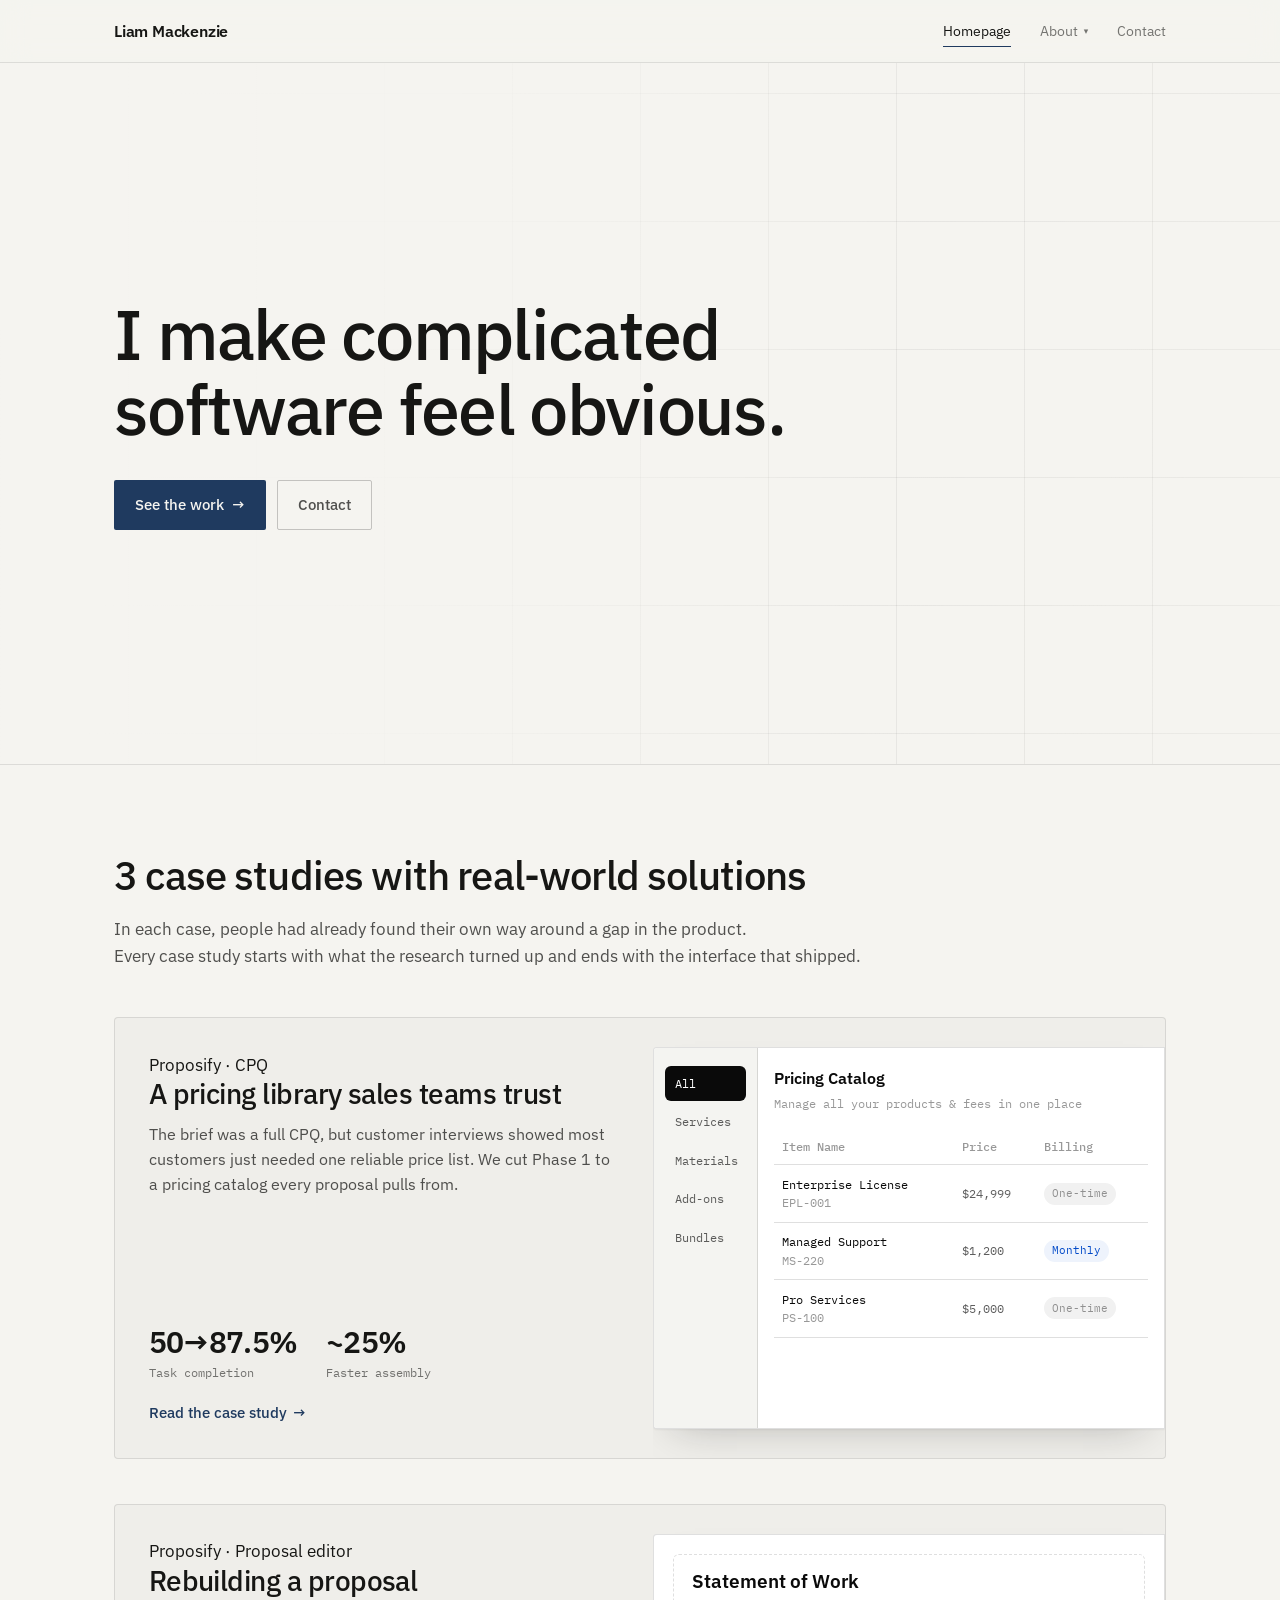
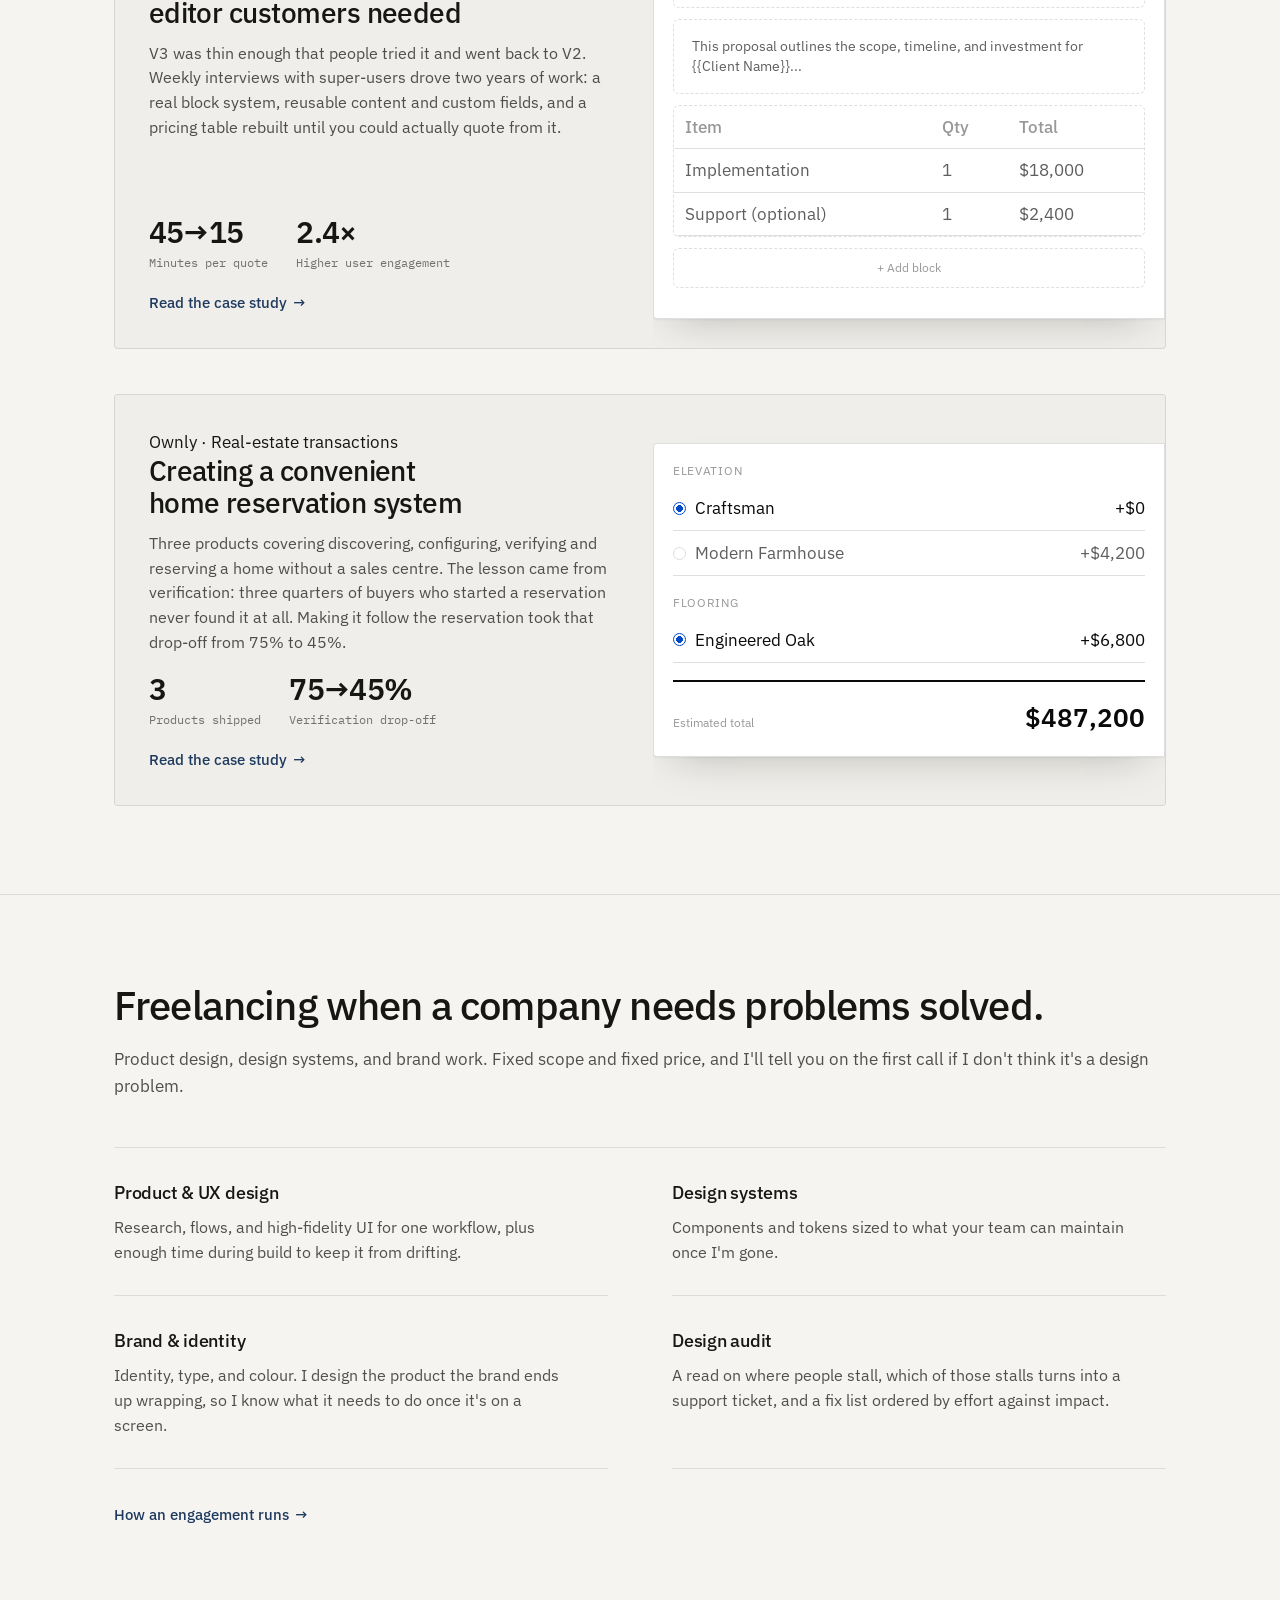
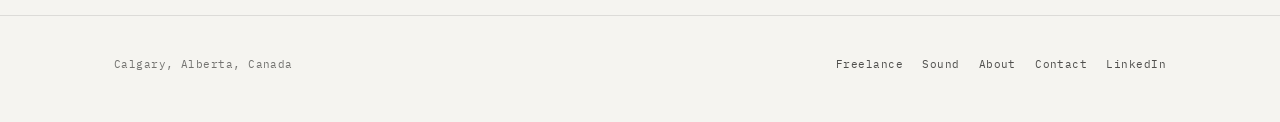
<file: index.html>
<!doctype html>
<html lang="en-CA">
<head>
<meta charset="utf-8">
<meta name="viewport" content="width=device-width,initial-scale=1">
<title>Liam Mackenzie · Product Designer in Calgary</title>
<meta name="description" content="Liam Mackenzie is a product designer in Calgary who makes complicated B2B software feel obvious. Case studies in pricing, quoting and proposal tools.">
<meta name="author" content="Liam Mackenzie">
<meta name="theme-color" content="#f5f4f0">
<link rel="canonical" href="https://liammackenzie.net/">

<link rel="icon" href="/assets/icons/favicon.svg" type="image/svg+xml">
<link rel="icon" href="/assets/icons/favicon-32.png" sizes="32x32" type="image/png">
<link rel="apple-touch-icon" href="/assets/icons/apple-touch-icon.png">

<meta property="og:type" content="website">
<meta property="og:site_name" content="Liam Mackenzie">
<meta property="og:title" content="Liam Mackenzie, Product Designer">
<meta property="og:description" content="Liam Mackenzie is a product designer in Calgary who makes complicated B2B software feel obvious. Case studies in pricing, quoting and proposal tools.">
<meta property="og:url" content="https://liammackenzie.net/">
<meta property="og:image" content="https://liammackenzie.net/assets/images/og-image.jpg">
<meta property="og:image:width" content="1200">
<meta property="og:image:height" content="630">
<meta property="og:image:alt" content="The homepage of Liam Mackenzie's portfolio: I make complicated software feel obvious to the people using it.">
<meta name="twitter:card" content="summary_large_image">

<link rel="preconnect" href="https://fonts.googleapis.com">
<link rel="preconnect" href="https://fonts.gstatic.com" crossorigin>
<link rel="stylesheet" href="https://fonts.googleapis.com/css2?family=IBM+Plex+Sans:ital,wght@0,400;0,500;0,600;1,400&family=IBM+Plex+Mono:wght@400;500&display=swap">
<link rel="stylesheet" href="/css/styles.css">
<script>document.documentElement.classList.add('js');</script>
<script src="/js/main.js" defer></script>
<script type="application/ld+json">
{
  "@context": "https://schema.org",
  "@graph": [
    {
      "@type": "WebSite",
      "@id": "https://liammackenzie.net/#website",
      "url": "https://liammackenzie.net/",
      "name": "Liam Mackenzie",
      "inLanguage": "en-CA",
      "publisher": {
        "@id": "https://liammackenzie.net/#person"
      }
    },
    {
      "@type": "Person",
      "@id": "https://liammackenzie.net/#person",
      "name": "Liam Mackenzie",
      "jobTitle": "Product Designer",
      "url": "https://liammackenzie.net/",
      "image": "https://liammackenzie.net/assets/images/portrait.jpg",
      "address": {
        "@type": "PostalAddress",
        "addressLocality": "Calgary",
        "addressRegion": "AB",
        "addressCountry": "CA"
      },
      "sameAs": [
        "https://www.linkedin.com/in/uxliammac/"
      ],
      "knowsAbout": [
        "Product design",
        "UX design",
        "Design systems",
        "B2B SaaS",
        "Pricing and quoting software"
      ]
    }
  ]
}
</script>
<!-- Google tag (gtag.js) -->
<script async src="https://www.googletagmanager.com/gtag/js?id=G-2KE8CZRSEY"></script>
<script>
  window.dataLayer = window.dataLayer || [];
  function gtag(){dataLayer.push(arguments);}
  gtag('js', new Date());
  gtag('config', 'G-2KE8CZRSEY');
</script>
</head>
<body>

<nav class="site-nav">
  <div class="wrap">
    <a class="brand" href="/">Liam Mackenzie</a>
    <div class="links">
      <a href="/" class="active" aria-current="page">Homepage</a>
      <div class="dd">
        <button class="dd-btn" type="button" aria-expanded="false" aria-haspopup="true">About <span class="chev" aria-hidden="true">&#9662;</span></button>
        <div class="dd-menu">
          <a href="/about/">Who</a>
          <a href="/freelance/">Freelancing</a>
          <a href="/sound/">My Sound</a>
        </div>
      </div>
      <a href="/contact/">Contact</a>
    </div>
  </div>
</nav>

<main>

<header class="hero">
  <div class="hero-crate" aria-hidden="true"></div>
  <div class="wrap">
    <h1 class="rw" data-rw-now>I make complicated software feel obvious.</h1>
    <div class="cta-row">
      <a class="btn primary" href="#work">See the work <span class="arrow">&#8594;</span></a>
      <a class="btn ghost" href="/contact/">Contact</a>
    </div>
  </div>
</header>

<!-- ============ WORK ============ -->
<section class="chapter" id="work">
  <div class="wrap">
    <div class="chapter-head">
      <div class="chapter-title full">
        <h2 class="rw">3 case studies with real-world solutions</h2>
        <p class="chapter-lede">In each case, people had already found their own way around a gap in the product.<br>Every case study starts with what the research turned up and ends with the interface that shipped.</p>
      </div>
    </div>
  </div>

  <div class="wrap">
    <div class="work-grid">

      <a class="sc case-card reveal" href="/work/proposify-cpq/">
        <div class="pad">
          <span class="kicker">Proposify · CPQ</span>
          <h3>A pricing library sales teams trust</h3>
          <p class="sub">The brief was a full CPQ, but customer interviews showed most customers just needed one reliable price list. We cut Phase 1 to a pricing catalog every proposal pulls from.</p>
          <div class="metrics">
            <div class="metric"><span class="n">50→87.5%</span><span class="l">Task completion</span></div>
            <div class="metric"><span class="n">~25%</span><span class="l">Faster assembly</span></div>
          </div>
          <span class="see-more">Read the case study <span class="arrow">→</span></span>
        </div>
        <div class="shot">
          <div class="mock">
            <div class="mock-app compact">
              <div class="mock-side">
                <div class="mock-nav-item on">All</div>
                <div class="mock-nav-item">Services</div>
                <div class="mock-nav-item">Materials</div>
                <div class="mock-nav-item">Add-ons</div>
                <div class="mock-nav-item">Bundles</div>
              </div>
              <div class="mock-main">
                <div class="mock-title">Pricing Catalog</div>
                <div class="mock-desc">Manage all your products &amp; fees in one place</div>
                <table class="mock-table">
                  <tr><th>Item Name</th><th>Price</th><th>Billing</th></tr>
                  <tr><td><span class="cell-main">Enterprise License</span><span class="cell-sub">EPL-001</span></td><td>$24,999</td><td><span class="mock-pill is-muted">One-time</span></td></tr>
                  <tr><td><span class="cell-main">Managed Support</span><span class="cell-sub">MS-220</span></td><td>$1,200</td><td><span class="mock-pill">Monthly</span></td></tr>
                  <tr><td><span class="cell-main">Pro Services</span><span class="cell-sub">PS-100</span></td><td>$5,000</td><td><span class="mock-pill is-muted">One-time</span></td></tr>
                </table>
              </div>
            </div>
          </div>
        </div>
      </a>

      <a class="sc case-card reveal" href="/work/proposify-editor/">
        <div class="pad">
          <span class="kicker">Proposify · Proposal editor</span>
          <h3>Rebuilding a proposal editor customers needed</h3>
          <p class="sub">V3 was thin enough that people tried it and went back to V2. Weekly interviews with super-users drove two years of work: a real block system, reusable content and custom fields, and a pricing table rebuilt until you could actually quote from it.</p>
          <div class="metrics">
            <div class="metric"><span class="n">45→15</span><span class="l">Minutes per quote</span></div>
            <div class="metric"><span class="n">2.4×</span><span class="l">Higher user engagement</span></div>
          </div>
          <span class="see-more">Read the case study <span class="arrow">→</span></span>
        </div>
        <div class="shot">
          <div class="mock">
            <div class="mock-main" style="padding:1.2rem;">
              <div class="mock-doc h">Statement of Work</div>
              <div class="mock-doc body-text">This proposal outlines the scope, timeline, and investment for {{Client Name}}...</div>
              <div class="mock-doc price">
                <table class="mock-table">
                  <tr><th>Item</th><th>Qty</th><th>Total</th></tr>
                  <tr><td>Implementation</td><td>1</td><td>$18,000</td></tr>
                  <tr><td>Support (optional)</td><td>1</td><td>$2,400</td></tr>
                </table>
              </div>
              <div class="mock-doc dashed-add">+ Add block</div>
            </div>
          </div>
        </div>
      </a>

      <a class="sc case-card reveal" href="/work/ownly/">
        <div class="pad">
          <span class="kicker">Ownly · Real-estate transactions</span>
          <h3>Creating a convenient home reservation system</h3>
          <p class="sub">Three products covering discovering, configuring, verifying and reserving a home without a sales centre. The lesson came from verification: three quarters of buyers who started a reservation never found it at all. Making it follow the reservation took that drop-off from 75% to 45%.</p>
          <div class="metrics">
            <div class="metric"><span class="n">3</span><span class="l">Products shipped</span></div>
            <div class="metric"><span class="n">75→45%</span><span class="l">Verification drop-off</span></div>
          </div>
          <span class="see-more">Read the case study <span class="arrow">→</span></span>
        </div>
        <div class="shot">
          <div class="mock">
            <div class="mock-config" style="padding:1.1rem 1.2rem;">
              <div class="option-group">
                <div class="group-label">Elevation</div>
                <div class="option-row selected"><span class="opt-name"><span class="radio"></span>Craftsman</span><span>+$0</span></div>
                <div class="option-row"><span class="opt-name"><span class="radio"></span>Modern Farmhouse</span><span>+$4,200</span></div>
              </div>
              <div class="option-group">
                <div class="group-label">Flooring</div>
                <div class="option-row selected"><span class="opt-name"><span class="radio"></span>Engineered Oak</span><span>+$6,800</span></div>
              </div>
              <div class="price-total"><span class="label">Estimated total</span><span class="num">$487,200</span></div>
            </div>
          </div>
        </div>
      </a>

    </div>
  </div>
</section>

<!-- ============ FREELANCE ============ -->
<section class="chapter" id="freelance">
  <div class="wrap">
    <div class="chapter-head">
      <div class="chapter-title full">
        <h2 class="rw">Freelancing when a company needs problems solved.</h2>
        <p class="chapter-lede">Product design, design systems, and brand work. Fixed scope and fixed price, and I'll tell you on the first call if I don't think it's a design problem.</p>
      </div>
    </div>
  </div>

  <div class="wrap">
    <div class="services reveal">
      <div class="svc">
        <h3>Product &amp; UX design</h3>
        <p>Research, flows, and high-fidelity UI for one workflow, plus enough time during build to keep it from drifting.</p>
      </div>
      <div class="svc">
        <h3>Design systems</h3>
        <p>Components and tokens sized to what your team can maintain once I'm gone.</p>
      </div>
      <div class="svc">
        <h3>Brand &amp; identity</h3>
        <p>Identity, type, and colour. I design the product the brand ends up wrapping, so I know what it needs to do once it's on a screen.</p>
      </div>
      <div class="svc">
        <h3>Design audit</h3>
        <p>A read on where people stall, which of those stalls turns into a support ticket, and a fix list ordered by effort against impact.</p>
      </div>
    </div>

    <p style="margin-top:2rem;"><a class="see-more" href="/freelance/">How an engagement runs <span class="arrow">→</span></a></p>
  </div>
</section>

</main>

<footer class="site-footer">
  <div class="wrap">
    <span>Calgary, Alberta, Canada</span>
    <div class="links">
      <a href="/freelance/">Freelance</a>
      <a href="/sound/">Sound</a>
      <a href="/about/">About</a>
      <a href="/contact/">Contact</a>
      <a href="https://www.linkedin.com/in/uxliammac/" target="_blank" rel="noopener">LinkedIn</a>
    </div>
  </div>
</footer>

</body>
</html>
</file>
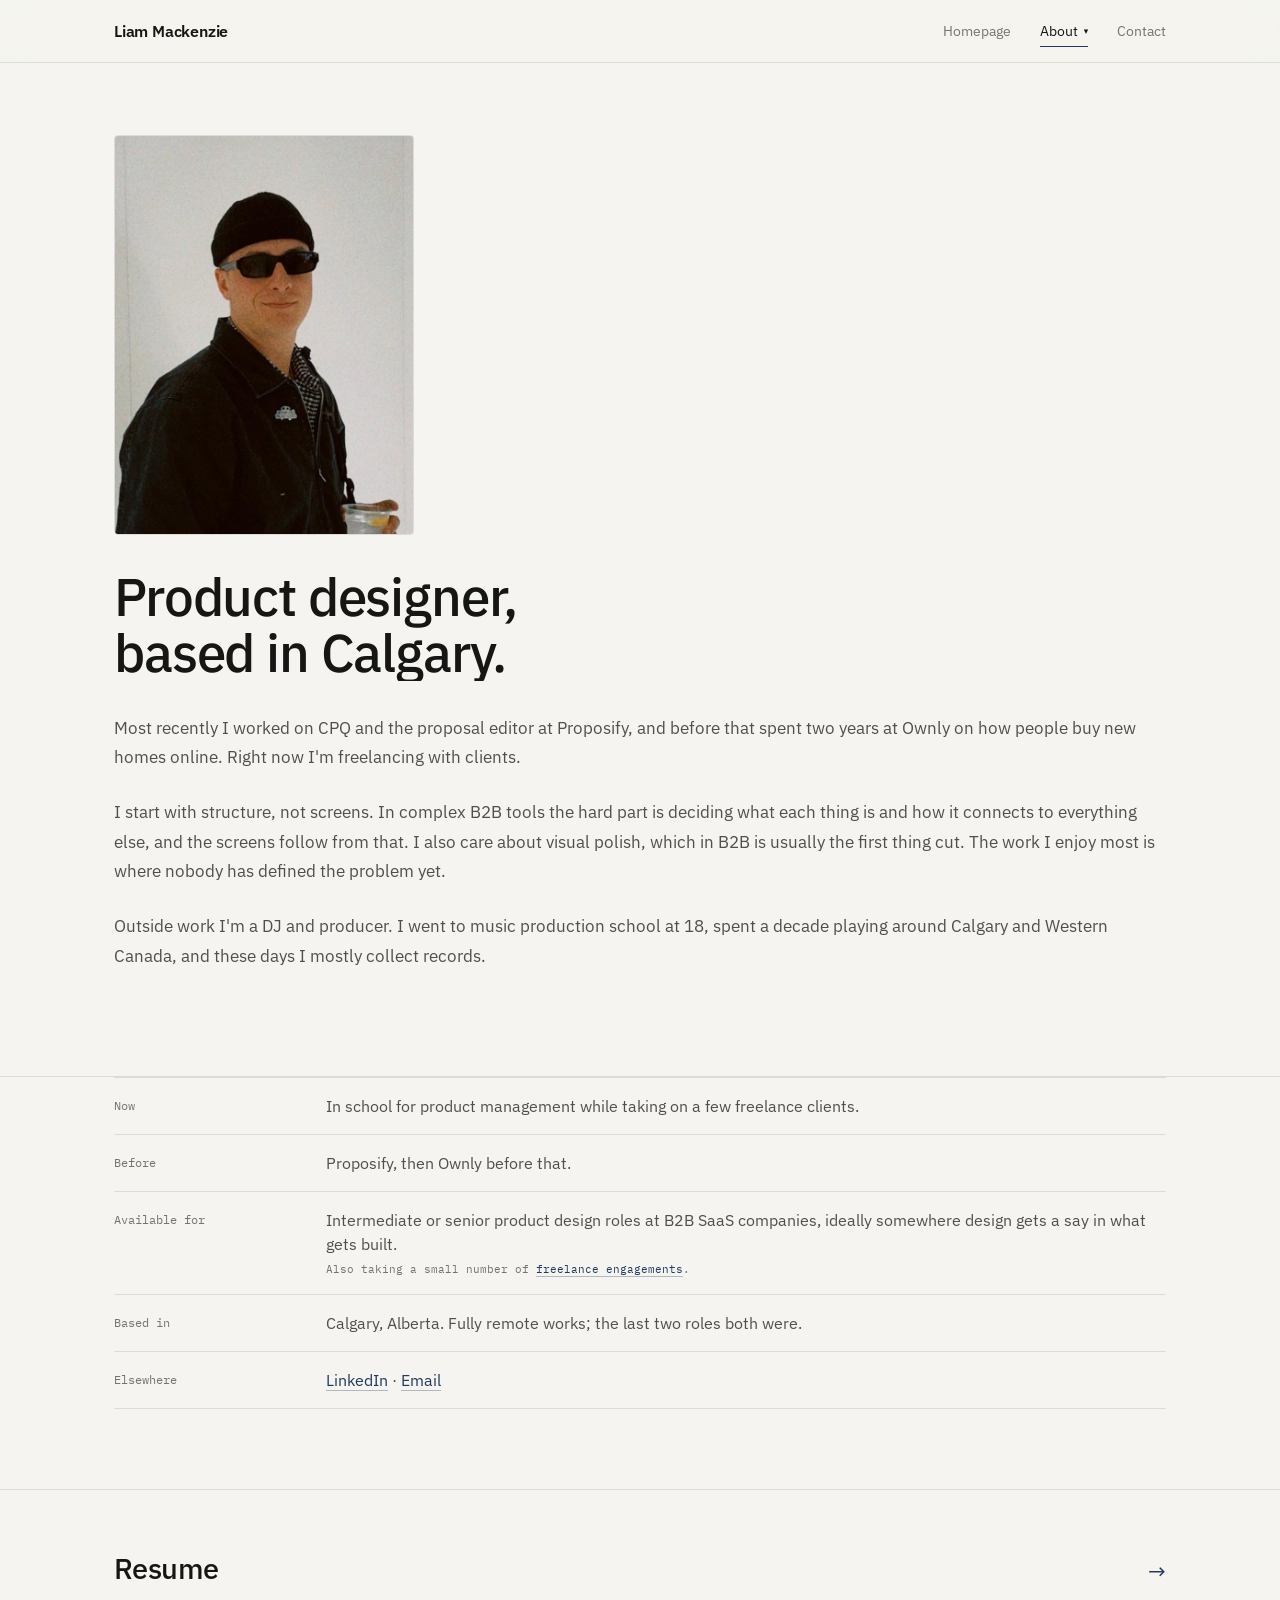
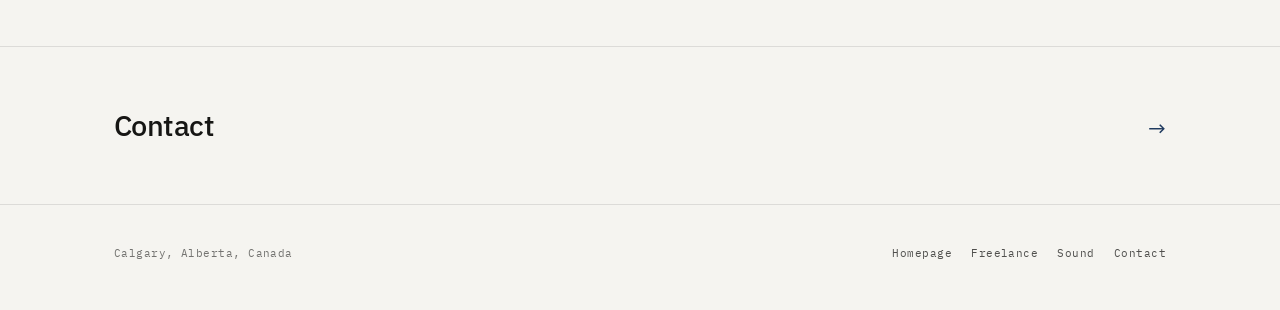
<file: about/index.html>
<!doctype html>
<html lang="en-CA">
<head>
<meta charset="utf-8">
<meta name="viewport" content="width=device-width,initial-scale=1">
<title>About Liam Mackenzie · Product Designer in Calgary</title>
<meta name="description" content="Product designer in Calgary. Previously at Proposify (CPQ and the proposal editor) and Ownly. Open to intermediate and senior product design roles and freelance work.">
<meta name="author" content="Liam Mackenzie">
<meta name="theme-color" content="#f5f4f0">
<link rel="canonical" href="https://liammackenzie.net/about/">

<link rel="icon" href="/assets/icons/favicon.svg" type="image/svg+xml">
<link rel="icon" href="/assets/icons/favicon-32.png" sizes="32x32" type="image/png">
<link rel="apple-touch-icon" href="/assets/icons/apple-touch-icon.png">

<meta property="og:type" content="website">
<meta property="og:site_name" content="Liam Mackenzie">
<meta property="og:title" content="About Liam Mackenzie">
<meta property="og:description" content="Product designer in Calgary. Previously at Proposify (CPQ and the proposal editor) and Ownly. Open to intermediate and senior product design roles and freelance work.">
<meta property="og:url" content="https://liammackenzie.net/about/">
<meta property="og:image" content="https://liammackenzie.net/assets/images/og-image.jpg">
<meta property="og:image:width" content="1200">
<meta property="og:image:height" content="630">
<meta property="og:image:alt" content="The homepage of Liam Mackenzie's portfolio: I make complicated software feel obvious to the people using it.">
<meta name="twitter:card" content="summary_large_image">

<link rel="preconnect" href="https://fonts.googleapis.com">
<link rel="preconnect" href="https://fonts.gstatic.com" crossorigin>
<link rel="stylesheet" href="https://fonts.googleapis.com/css2?family=IBM+Plex+Sans:ital,wght@0,400;0,500;0,600;1,400&family=IBM+Plex+Mono:wght@400;500&display=swap">
<link rel="stylesheet" href="/css/styles.css">
<script>document.documentElement.classList.add('js');</script>
<script src="/js/main.js" defer></script>
<script type="application/ld+json">
{
  "@context": "https://schema.org",
  "@graph": [
    {
      "@type": "ProfilePage",
      "url": "https://liammackenzie.net/about/",
      "dateModified": "2026-10-01",
      "mainEntity": {
        "@type": "Person",
        "@id": "https://liammackenzie.net/#person",
        "name": "Liam Mackenzie",
        "jobTitle": "Product Designer",
        "url": "https://liammackenzie.net/",
        "image": "https://liammackenzie.net/assets/images/portrait.jpg",
        "address": {
          "@type": "PostalAddress",
          "addressLocality": "Calgary",
          "addressRegion": "AB",
          "addressCountry": "CA"
        },
        "sameAs": [
          "https://www.linkedin.com/in/uxliammac/"
        ],
        "knowsAbout": [
          "Product design",
          "UX design",
          "Design systems",
          "B2B SaaS",
          "Pricing and quoting software"
        ]
      }
    },
    {
      "@type": "BreadcrumbList",
      "itemListElement": [
        {
          "@type": "ListItem",
          "position": 1,
          "name": "Home",
          "item": "https://liammackenzie.net/"
        },
        {
          "@type": "ListItem",
          "position": 2,
          "name": "About",
          "item": "https://liammackenzie.net/about/"
        }
      ]
    }
  ]
}
</script>
<!-- Google tag (gtag.js) -->
<script async src="https://www.googletagmanager.com/gtag/js?id=G-2KE8CZRSEY"></script>
<script>
  window.dataLayer = window.dataLayer || [];
  function gtag(){dataLayer.push(arguments);}
  gtag('js', new Date());
  gtag('config', 'G-2KE8CZRSEY');
</script>
</head>
<body>

<nav class="site-nav">
  <div class="wrap">
    <a class="brand" href="/">Liam Mackenzie</a>
    <div class="links">
      <a href="/">Homepage</a>
      <div class="dd">
        <button class="dd-btn active" type="button" aria-expanded="false" aria-haspopup="true">About <span class="chev" aria-hidden="true">&#9662;</span></button>
        <div class="dd-menu">
          <a href="/about/" class="active" aria-current="page">Who</a>
          <a href="/freelance/">Freelancing</a>
          <a href="/sound/">My Sound</a>
        </div>
      </div>
      <a href="/contact/">Contact</a>
    </div>
  </div>
</nav>

<main>

<header class="study-hero seamless">
  <div class="wrap">
    <div class="portrait">
      <img src="/assets/images/portrait.jpg" alt="Liam Mackenzie" width="1200" height="1600" fetchpriority="high" decoding="async">
    </div>
    <h1>Product designer, based in Calgary.</h1>
  </div>
</header>

<section class="section reveal">
  <div class="wrap prose">
    <p>Most recently I worked on CPQ and the proposal editor at Proposify, and before that spent two years at Ownly on how people buy new homes online. Right now I'm freelancing with clients.</p>

    <p>I start with structure, not screens. In complex B2B tools the hard part is deciding what each thing is and how it connects to everything else, and the screens follow from that. I also care about visual polish, which in B2B is usually the first thing cut. The work I enjoy most is where nobody has defined the problem yet.</p>

    <p>Outside work I'm a DJ and producer. I went to music production school at 18, spent a decade playing around Calgary and Western Canada, and these days I mostly collect records.</p>
  </div>
</section>

<section class="section reveal" style="padding-top:0;border-bottom:none;">
  <div class="wrap">
    <div class="spec">
      <div class="row">
        <div class="k">Now</div>
        <div class="v">In school for product management while taking on a few freelance clients.</div>
      </div>
      <div class="row">
        <div class="k">Before</div>
        <div class="v">Proposify, then Ownly before that.</div>
      </div>
      <div class="row">
        <div class="k">Available for</div>
        <div class="v">Intermediate or senior product design roles at B2B SaaS companies, ideally somewhere design gets a say in what gets built.<span class="note">Also taking a small number of <a href="/freelance/">freelance engagements</a>.</span></div>
      </div>
      <div class="row">
        <div class="k">Based in</div>
        <div class="v">Calgary, Alberta. Fully remote works; the last two roles both were.</div>
      </div>
      <div class="row">
        <div class="k">Elsewhere</div>
        <div class="v"><a href="https://www.linkedin.com/in/uxliammac/" target="_blank" rel="noopener">LinkedIn</a> · <a href="mailto:liamjonese@gmail.com">Email</a></div>
      </div>
    </div>
  </div>
</section>

<section class="next">
  <div class="wrap">
    <a href="/assets/Liam_Mackenzie_Resume.pdf" target="_blank" rel="noopener">
      <div>
        <h2>Resume</h2>
      </div>
      <span class="arrow">→</span>
    </a>
  </div>
</section>

<section class="next">
  <div class="wrap">
    <a href="/contact/">
      <div>
        <h2>Contact</h2>
      </div>
      <span class="arrow">→</span>
    </a>
  </div>
</section>

</main>

<footer class="site-footer">
  <div class="wrap">
    <span>Calgary, Alberta, Canada</span>
    <div class="links">
      <a href="/">Homepage</a>
      <a href="/freelance/">Freelance</a>
      <a href="/sound/">Sound</a>
      <a href="/contact/">Contact</a>
    </div>
  </div>
</footer>

</body>
</html>
</file>
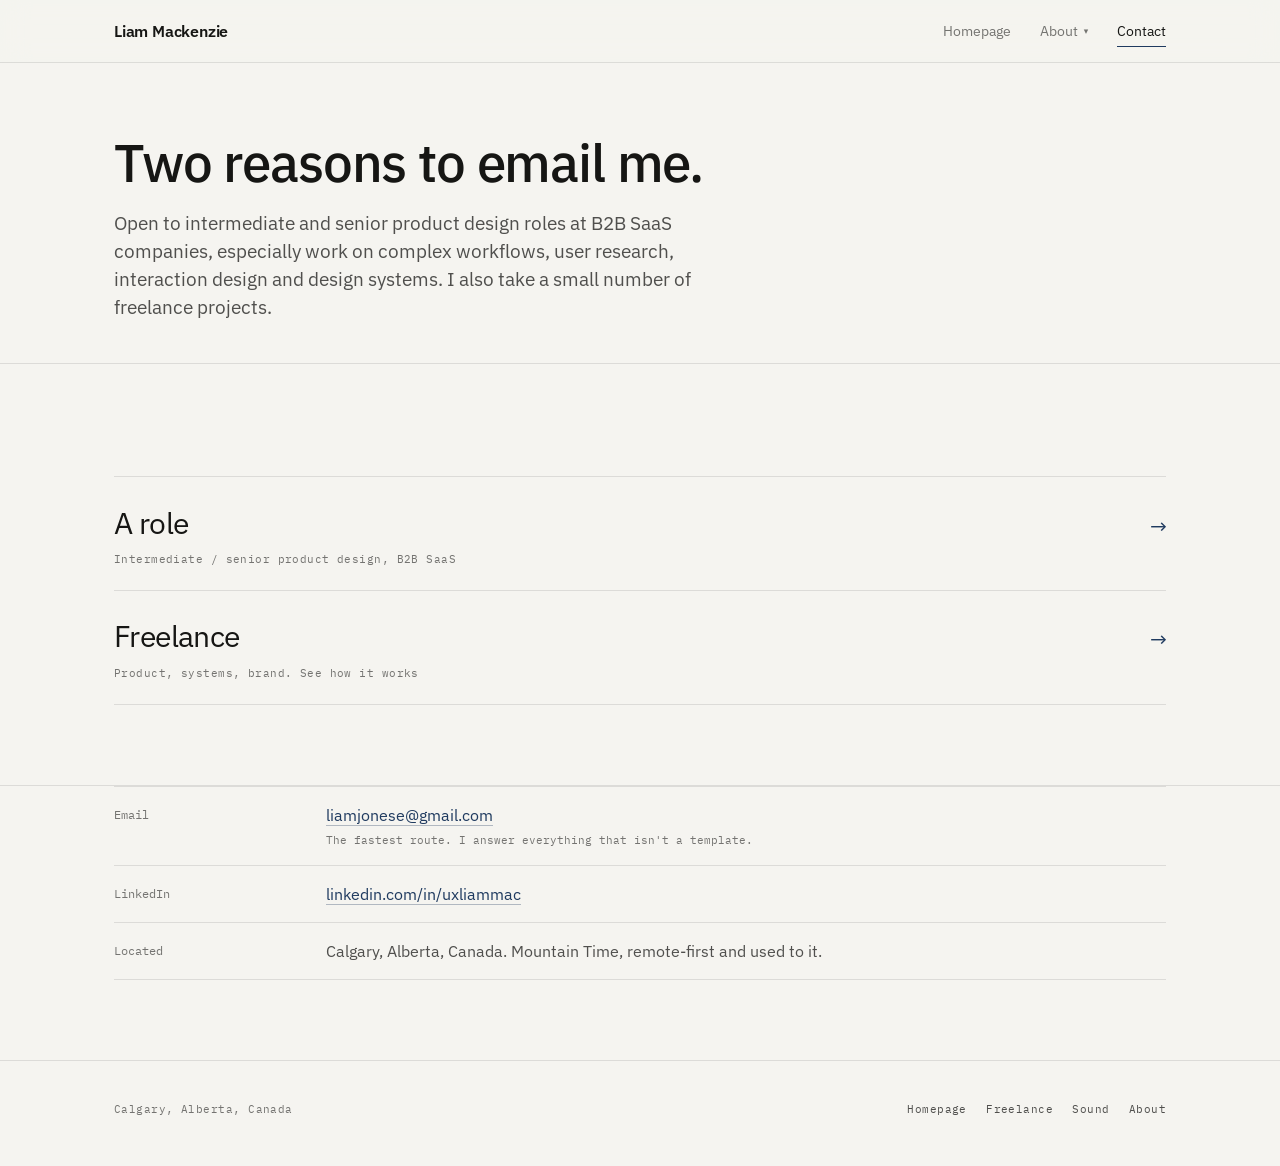
<file: contact/index.html>
<!doctype html>
<html lang="en-CA">
<head>
<meta charset="utf-8">
<meta name="viewport" content="width=device-width,initial-scale=1">
<title>Contact · Liam Mackenzie</title>
<meta name="description" content="Open to intermediate and senior product design roles at B2B SaaS companies, and a small number of freelance projects.">
<meta name="author" content="Liam Mackenzie">
<meta name="theme-color" content="#f5f4f0">
<link rel="canonical" href="https://liammackenzie.net/contact/">

<link rel="icon" href="/assets/icons/favicon.svg" type="image/svg+xml">
<link rel="icon" href="/assets/icons/favicon-32.png" sizes="32x32" type="image/png">
<link rel="apple-touch-icon" href="/assets/icons/apple-touch-icon.png">

<meta property="og:type" content="website">
<meta property="og:site_name" content="Liam Mackenzie">
<meta property="og:title" content="Contact Liam Mackenzie">
<meta property="og:description" content="Open to intermediate and senior product design roles at B2B SaaS companies, and a small number of freelance projects.">
<meta property="og:url" content="https://liammackenzie.net/contact/">
<meta property="og:image" content="https://liammackenzie.net/assets/images/og-image.jpg">
<meta property="og:image:width" content="1200">
<meta property="og:image:height" content="630">
<meta property="og:image:alt" content="The homepage of Liam Mackenzie's portfolio: I make complicated software feel obvious to the people using it.">
<meta name="twitter:card" content="summary_large_image">

<link rel="preconnect" href="https://fonts.googleapis.com">
<link rel="preconnect" href="https://fonts.gstatic.com" crossorigin>
<link rel="stylesheet" href="https://fonts.googleapis.com/css2?family=IBM+Plex+Sans:ital,wght@0,400;0,500;0,600;1,400&family=IBM+Plex+Mono:wght@400;500&display=swap">
<link rel="stylesheet" href="/css/styles.css">
<script>document.documentElement.classList.add('js');</script>
<script src="/js/main.js" defer></script>
<script type="application/ld+json">
{
  "@context": "https://schema.org",
  "@graph": [
    {
      "@type": "Person",
      "@id": "https://liammackenzie.net/#person",
      "name": "Liam Mackenzie",
      "jobTitle": "Product Designer",
      "url": "https://liammackenzie.net/",
      "image": "https://liammackenzie.net/assets/images/portrait.jpg",
      "address": {
        "@type": "PostalAddress",
        "addressLocality": "Calgary",
        "addressRegion": "AB",
        "addressCountry": "CA"
      },
      "sameAs": [
        "https://www.linkedin.com/in/uxliammac/"
      ],
      "knowsAbout": [
        "Product design",
        "UX design",
        "Design systems",
        "B2B SaaS",
        "Pricing and quoting software"
      ]
    },
    {
      "@type": "ContactPage",
      "url": "https://liammackenzie.net/contact/",
      "about": {
        "@id": "https://liammackenzie.net/#person"
      }
    },
    {
      "@type": "BreadcrumbList",
      "itemListElement": [
        {
          "@type": "ListItem",
          "position": 1,
          "name": "Home",
          "item": "https://liammackenzie.net/"
        },
        {
          "@type": "ListItem",
          "position": 2,
          "name": "Contact",
          "item": "https://liammackenzie.net/contact/"
        }
      ]
    }
  ]
}
</script>
<!-- Google tag (gtag.js) -->
<script async src="https://www.googletagmanager.com/gtag/js?id=G-2KE8CZRSEY"></script>
<script>
  window.dataLayer = window.dataLayer || [];
  function gtag(){dataLayer.push(arguments);}
  gtag('js', new Date());
  gtag('config', 'G-2KE8CZRSEY');
</script>
</head>
<body>

<nav class="site-nav">
  <div class="wrap">
    <a class="brand" href="/">Liam Mackenzie</a>
    <div class="links">
      <a href="/">Homepage</a>
      <div class="dd">
        <button class="dd-btn" type="button" aria-expanded="false" aria-haspopup="true">About <span class="chev" aria-hidden="true">&#9662;</span></button>
        <div class="dd-menu">
          <a href="/about/">Who</a>
          <a href="/freelance/">Freelancing</a>
          <a href="/sound/">My Sound</a>
        </div>
      </div>
      <a href="/contact/" class="active" aria-current="page">Contact</a>
    </div>
  </div>
</nav>

<main>

<header class="study-hero">
  <div class="wrap">
    <h1>Two reasons to email me.</h1>
    <p class="lede">Open to intermediate and senior product design roles at B2B SaaS companies, especially work on complex workflows, user research, interaction design and design systems. I also take a small number of freelance projects.</p>
  </div>
</header>

<section class="section reveal">
  <div class="wrap">
    <ul class="contact-links">
      <li><a href="mailto:liamjonese@gmail.com?subject=Role%20enquiry"><span>A role<span class="sub">Intermediate / senior product design, B2B SaaS</span></span><span class="arrow">→</span></a></li>
      <li><a href="mailto:liamjonese@gmail.com?subject=Freelance%20enquiry"><span>Freelance<span class="sub">Product, systems, brand. See how it works</span></span><span class="arrow">→</span></a></li>
    </ul>
  </div>
</section>

<section class="section reveal" style="padding-top:0;">
  <div class="wrap">
    <div class="spec">
      <div class="row">
        <div class="k">Email</div>
        <div class="v"><a href="mailto:liamjonese@gmail.com">liamjonese@gmail.com</a><span class="note">The fastest route. I answer everything that isn't a template.</span></div>
      </div>
      <div class="row">
        <div class="k">LinkedIn</div>
        <div class="v"><a href="https://www.linkedin.com/in/uxliammac/" target="_blank" rel="noopener">linkedin.com/in/uxliammac</a></div>
      </div>
      <div class="row">
        <div class="k">Located</div>
        <div class="v">Calgary, Alberta, Canada. Mountain Time, remote-first and used to it.</div>
      </div>
    </div>
  </div>
</section>

</main>

<footer class="site-footer">
  <div class="wrap">
    <span>Calgary, Alberta, Canada</span>
    <div class="links">
      <a href="/">Homepage</a>
      <a href="/freelance/">Freelance</a>
      <a href="/sound/">Sound</a>
      <a href="/about/">About</a>
    </div>
  </div>
</footer>

</body>
</html>
</file>
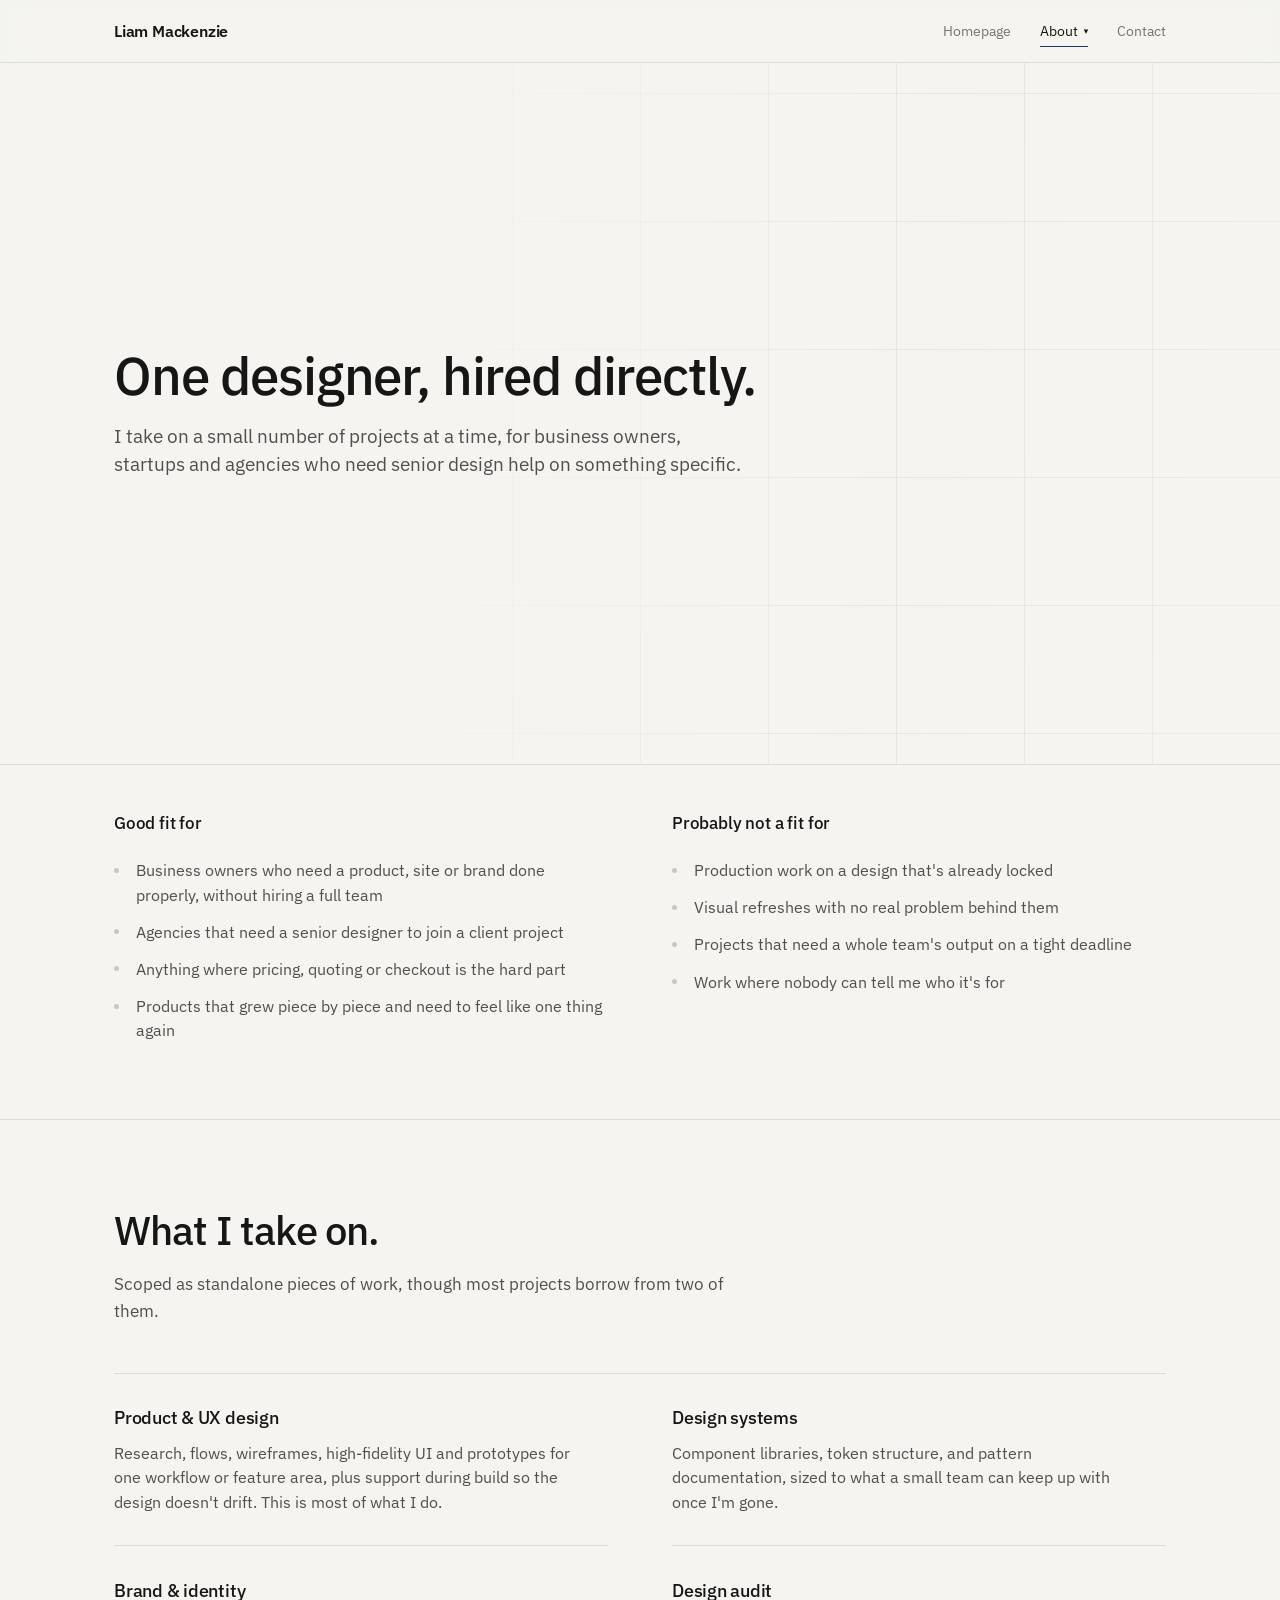
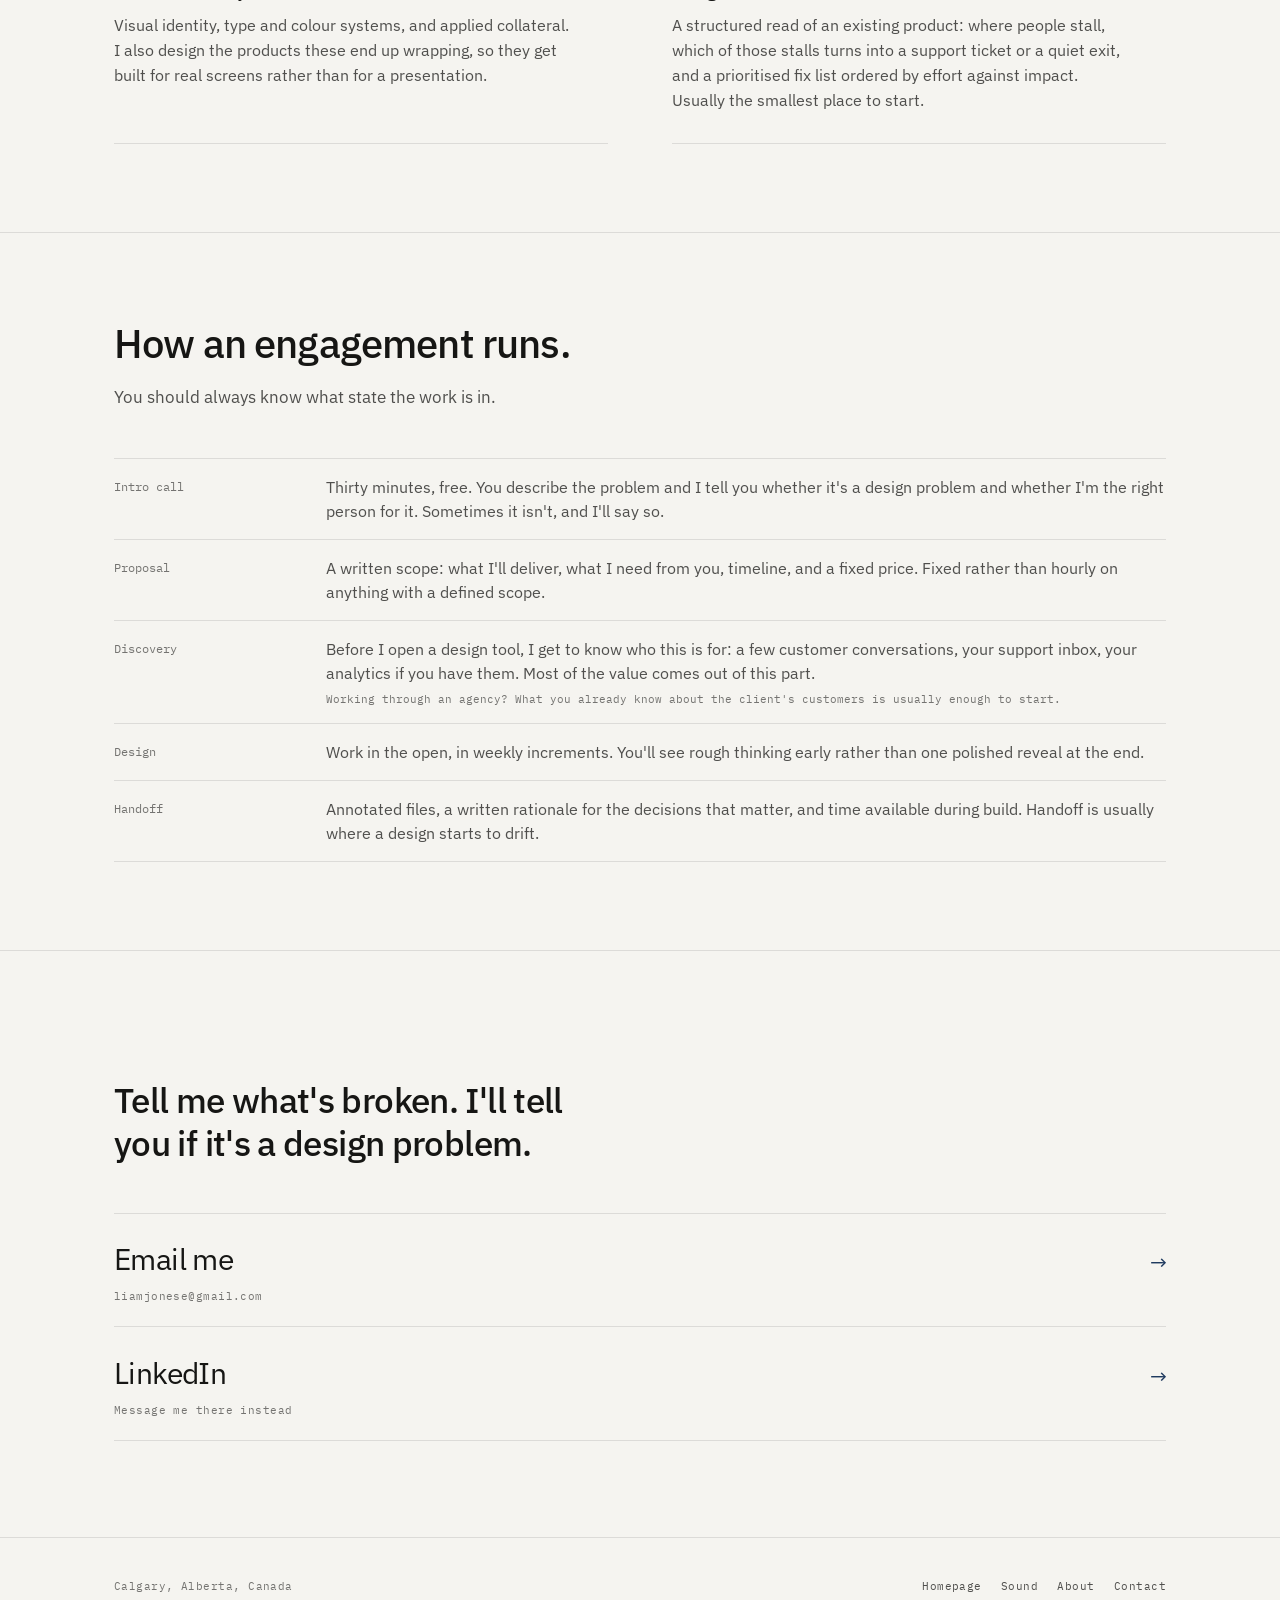
<file: freelance/index.html>
<!doctype html>
<html lang="en-CA">
<head>
<meta charset="utf-8">
<meta name="viewport" content="width=device-width,initial-scale=1">
<title>Freelance Product Designer in Calgary · Liam Mackenzie</title>
<meta name="description" content="Calgary-based freelance product designer for business owners, startups and agencies: product and UX design, design systems, brand and design audits.">
<meta name="author" content="Liam Mackenzie">
<meta name="theme-color" content="#f5f4f0">
<link rel="canonical" href="https://liammackenzie.net/freelance/">

<link rel="icon" href="/assets/icons/favicon.svg" type="image/svg+xml">
<link rel="icon" href="/assets/icons/favicon-32.png" sizes="32x32" type="image/png">
<link rel="apple-touch-icon" href="/assets/icons/apple-touch-icon.png">

<meta property="og:type" content="website">
<meta property="og:site_name" content="Liam Mackenzie">
<meta property="og:title" content="Freelance product design with Liam Mackenzie">
<meta property="og:description" content="Calgary-based freelance product designer for business owners, startups and agencies: product and UX design, design systems, brand and design audits.">
<meta property="og:url" content="https://liammackenzie.net/freelance/">
<meta property="og:image" content="https://liammackenzie.net/assets/images/og-image.jpg">
<meta property="og:image:width" content="1200">
<meta property="og:image:height" content="630">
<meta property="og:image:alt" content="The homepage of Liam Mackenzie's portfolio: I make complicated software feel obvious to the people using it.">
<meta name="twitter:card" content="summary_large_image">

<link rel="preconnect" href="https://fonts.googleapis.com">
<link rel="preconnect" href="https://fonts.gstatic.com" crossorigin>
<link rel="stylesheet" href="https://fonts.googleapis.com/css2?family=IBM+Plex+Sans:ital,wght@0,400;0,500;0,600;1,400&family=IBM+Plex+Mono:wght@400;500&display=swap">
<link rel="stylesheet" href="/css/styles.css">
<script>document.documentElement.classList.add('js');</script>
<script src="/js/main.js" defer></script>
<script type="application/ld+json">
{
  "@context": "https://schema.org",
  "@graph": [
    {
      "@type": "Person",
      "@id": "https://liammackenzie.net/#person",
      "name": "Liam Mackenzie",
      "jobTitle": "Product Designer",
      "url": "https://liammackenzie.net/",
      "image": "https://liammackenzie.net/assets/images/portrait.jpg",
      "address": {
        "@type": "PostalAddress",
        "addressLocality": "Calgary",
        "addressRegion": "AB",
        "addressCountry": "CA"
      },
      "sameAs": [
        "https://www.linkedin.com/in/uxliammac/"
      ],
      "knowsAbout": [
        "Product design",
        "UX design",
        "Design systems",
        "B2B SaaS",
        "Pricing and quoting software"
      ]
    },
    {
      "@type": "Service",
      "name": "Freelance product design",
      "url": "https://liammackenzie.net/freelance/",
      "description": "Calgary-based freelance product designer for business owners, startups and agencies: product and UX design, design systems, brand and design audits.",
      "provider": {
        "@id": "https://liammackenzie.net/#person"
      },
      "areaServed": {
        "@type": "City",
        "name": "Calgary"
      },
      "serviceType": [
        "Product and UX design",
        "Design systems",
        "Brand and identity",
        "Design audit"
      ]
    },
    {
      "@type": "BreadcrumbList",
      "itemListElement": [
        {
          "@type": "ListItem",
          "position": 1,
          "name": "Home",
          "item": "https://liammackenzie.net/"
        },
        {
          "@type": "ListItem",
          "position": 2,
          "name": "Freelance",
          "item": "https://liammackenzie.net/freelance/"
        }
      ]
    }
  ]
}
</script>
<!-- Google tag (gtag.js) -->
<script async src="https://www.googletagmanager.com/gtag/js?id=G-2KE8CZRSEY"></script>
<script>
  window.dataLayer = window.dataLayer || [];
  function gtag(){dataLayer.push(arguments);}
  gtag('js', new Date());
  gtag('config', 'G-2KE8CZRSEY');
</script>
</head>
<body>

<nav class="site-nav">
  <div class="wrap">
    <a class="brand" href="/">Liam Mackenzie</a>
    <div class="links">
      <a href="/">Homepage</a>
      <div class="dd">
        <button class="dd-btn active" type="button" aria-expanded="false" aria-haspopup="true">About <span class="chev" aria-hidden="true">&#9662;</span></button>
        <div class="dd-menu">
          <a href="/about/">Who</a>
          <a href="/freelance/" class="active" aria-current="page">Freelancing</a>
          <a href="/sound/">My Sound</a>
        </div>
      </div>
      <a href="/contact/">Contact</a>
    </div>
  </div>
</nav>

<main>

<header class="study-hero opener">
  <div class="hero-crate" aria-hidden="true"></div>
  <div class="wrap">
    <h1>One designer, hired directly.</h1>
    <p class="lede">I take on a small number of projects at a time, for business owners, startups and agencies who need senior design help on something specific.</p>
  </div>
</header>

<section class="meta-block reveal">
  <div class="wrap">
    <div>
      <h2 class="mb-h">Good fit for</h2>
      <ul class="bullets">
        <li>Business owners who need a product, site or brand done properly, without hiring a full team</li>
        <li>Agencies that need a senior designer to join a client project</li>
        <li>Anything where pricing, quoting or checkout is the hard part</li>
        <li>Products that grew piece by piece and need to feel like one thing again</li>
      </ul>
    </div>
    <div>
      <h2 class="mb-h">Probably not a fit for</h2>
      <ul class="bullets">
        <li>Production work on a design that's already locked</li>
        <li>Visual refreshes with no real problem behind them</li>
        <li>Projects that need a whole team's output on a tight deadline</li>
        <li>Work where nobody can tell me who it's for</li>
      </ul>
    </div>
  </div>
</section>

<!-- ============ SERVICES ============ -->
<section class="chapter" id="services">
  <div class="wrap">
    <div class="chapter-head">
      <div class="chapter-title">
        <h2>What I take on.</h2>
        <p class="chapter-lede">Scoped as standalone pieces of work, though most projects borrow from two of them.</p>
      </div>
    </div>
  </div>

  <div class="wrap">
    <div class="services reveal">
      <div class="svc">
        <h3>Product &amp; UX design</h3>
        <p>Research, flows, wireframes, high-fidelity UI and prototypes for one workflow or feature area, plus support during build so the design doesn't drift. This is most of what I do.</p>
      </div>
      <div class="svc">
        <h3>Design systems</h3>
        <p>Component libraries, token structure, and pattern documentation, sized to what a small team can keep up with once I'm gone.</p>
      </div>
      <div class="svc">
        <h3>Brand &amp; identity</h3>
        <p>Visual identity, type and colour systems, and applied collateral. I also design the products these end up wrapping, so they get built for real screens rather than for a presentation.</p>
      </div>
      <div class="svc">
        <h3>Design audit</h3>
        <p>A structured read of an existing product: where people stall, which of those stalls turns into a support ticket or a quiet exit, and a prioritised fix list ordered by effort against impact. Usually the smallest place to start.</p>
      </div>
    </div>
  </div>
</section>

<!-- ============ HOW IT RUNS ============ -->
<section class="chapter" id="process">
  <div class="wrap">
    <div class="chapter-head">
      <div class="chapter-title">
        <h2>How an engagement runs.</h2>
        <p class="chapter-lede">You should always know what state the work is in.</p>
      </div>
    </div>
  </div>

  <div class="wrap">
    <div class="spec reveal">
      <div class="row">
        <div class="k">Intro call</div>
        <div class="v">Thirty minutes, free. You describe the problem and I tell you whether it's a design problem and whether I'm the right person for it. Sometimes it isn't, and I'll say so.</div>
      </div>
      <div class="row">
        <div class="k">Proposal</div>
        <div class="v">A written scope: what I'll deliver, what I need from you, timeline, and a fixed price. Fixed rather than hourly on anything with a defined scope.</div>
      </div>
      <div class="row">
        <div class="k">Discovery</div>
        <div class="v">Before I open a design tool, I get to know who this is for: a few customer conversations, your support inbox, your analytics if you have them. Most of the value comes out of this part.<span class="note">Working through an agency? What you already know about the client's customers is usually enough to start.</span></div>
      </div>
      <div class="row">
        <div class="k">Design</div>
        <div class="v">Work in the open, in weekly increments. You'll see rough thinking early rather than one polished reveal at the end.</div>
      </div>
      <div class="row">
        <div class="k">Handoff</div>
        <div class="v">Annotated files, a written rationale for the decisions that matter, and time available during build. Handoff is usually where a design starts to drift.</div>
      </div>

    </div>
  </div>
</section>

<section class="section finale reveal">
  <div class="wrap">
    <p class="statement">Tell me what's broken. I'll tell you if it's a design problem.</p>
    <ul class="contact-links">
      <li><a href="mailto:liamjonese@gmail.com?subject=Freelance%20enquiry"><span>Email me<span class="sub">liamjonese@gmail.com</span></span><span class="arrow">→</span></a></li>
      <li><a href="https://www.linkedin.com/in/uxliammac/" target="_blank" rel="noopener"><span>LinkedIn<span class="sub">Message me there instead</span></span><span class="arrow">→</span></a></li>
    </ul>
  </div>
</section>

</main>

<footer class="site-footer">
  <div class="wrap">
    <span>Calgary, Alberta, Canada</span>
    <div class="links">
      <a href="/">Homepage</a>
      <a href="/sound/">Sound</a>
      <a href="/about/">About</a>
      <a href="/contact/">Contact</a>
    </div>
  </div>
</footer>

</body>
</html>
</file>
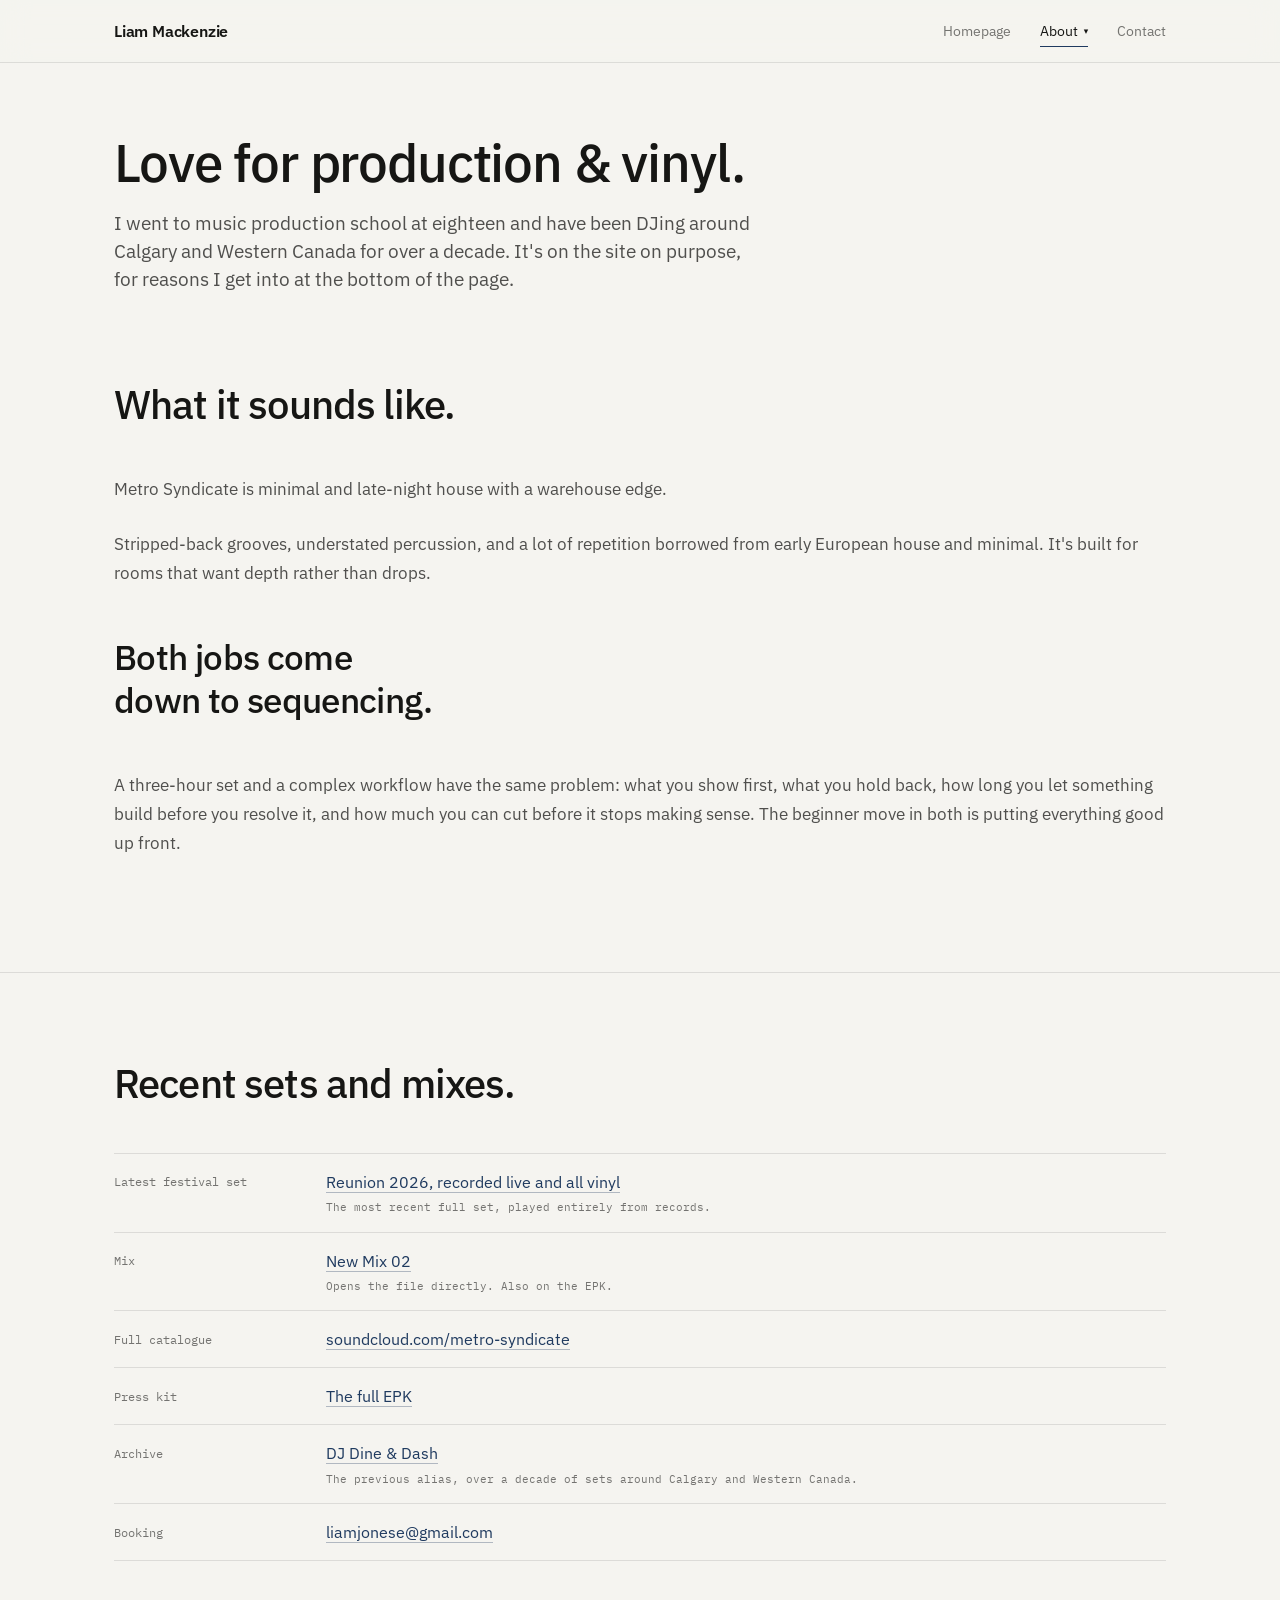
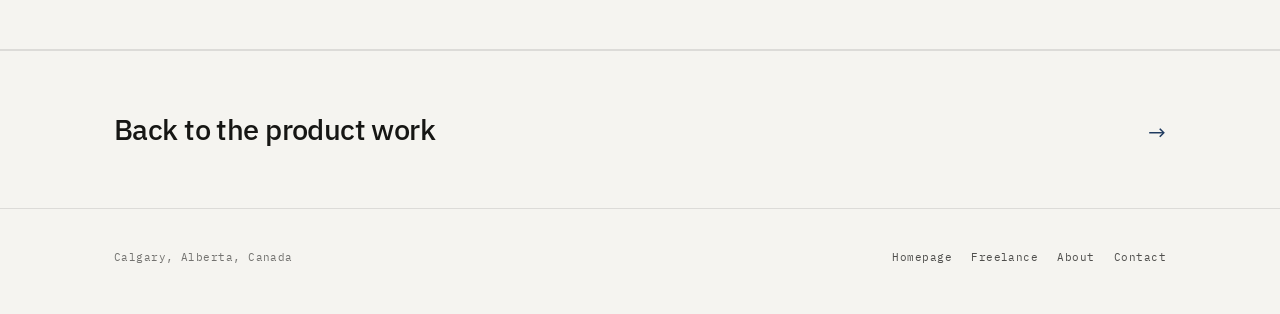
<file: sound/index.html>
<!doctype html>
<html lang="en-CA">
<head>
<meta charset="utf-8">
<meta name="viewport" content="width=device-width,initial-scale=1">
<title>Sound · Liam Mackenzie</title>
<meta name="description" content="Metro Syndicate is minimal and late-night house with a warehouse edge, played on vinyl.">
<meta name="author" content="Liam Mackenzie">
<meta name="theme-color" content="#f5f4f0">
<link rel="canonical" href="https://liammackenzie.net/sound/">

<link rel="icon" href="/assets/icons/favicon.svg" type="image/svg+xml">
<link rel="icon" href="/assets/icons/favicon-32.png" sizes="32x32" type="image/png">
<link rel="apple-touch-icon" href="/assets/icons/apple-touch-icon.png">

<meta property="og:type" content="website">
<meta property="og:site_name" content="Liam Mackenzie">
<meta property="og:title" content="Metro Syndicate: Liam Mackenzie on sound">
<meta property="og:description" content="Metro Syndicate is minimal and late-night house with a warehouse edge, played on vinyl.">
<meta property="og:url" content="https://liammackenzie.net/sound/">
<meta property="og:image" content="https://liammackenzie.net/assets/images/og-image.jpg">
<meta property="og:image:width" content="1200">
<meta property="og:image:height" content="630">
<meta property="og:image:alt" content="The homepage of Liam Mackenzie's portfolio: I make complicated software feel obvious to the people using it.">
<meta name="twitter:card" content="summary_large_image">

<link rel="preconnect" href="https://fonts.googleapis.com">
<link rel="preconnect" href="https://fonts.gstatic.com" crossorigin>
<link rel="stylesheet" href="https://fonts.googleapis.com/css2?family=IBM+Plex+Sans:ital,wght@0,400;0,500;0,600;1,400&family=IBM+Plex+Mono:wght@400;500&display=swap">
<link rel="stylesheet" href="/css/styles.css">
<script>document.documentElement.classList.add('js');</script>
<script src="/js/main.js" defer></script>
<script type="application/ld+json">
{
  "@context": "https://schema.org",
  "@graph": [
    {
      "@type": "Person",
      "@id": "https://liammackenzie.net/#person",
      "name": "Liam Mackenzie",
      "jobTitle": "Product Designer",
      "url": "https://liammackenzie.net/",
      "image": "https://liammackenzie.net/assets/images/portrait.jpg",
      "address": {
        "@type": "PostalAddress",
        "addressLocality": "Calgary",
        "addressRegion": "AB",
        "addressCountry": "CA"
      },
      "sameAs": [
        "https://www.linkedin.com/in/uxliammac/"
      ],
      "knowsAbout": [
        "Product design",
        "UX design",
        "Design systems",
        "B2B SaaS",
        "Pricing and quoting software"
      ]
    },
    {
      "@type": "BreadcrumbList",
      "itemListElement": [
        {
          "@type": "ListItem",
          "position": 1,
          "name": "Home",
          "item": "https://liammackenzie.net/"
        },
        {
          "@type": "ListItem",
          "position": 2,
          "name": "Sound",
          "item": "https://liammackenzie.net/sound/"
        }
      ]
    }
  ]
}
</script>
<!-- Google tag (gtag.js) -->
<script async src="https://www.googletagmanager.com/gtag/js?id=G-2KE8CZRSEY"></script>
<script>
  window.dataLayer = window.dataLayer || [];
  function gtag(){dataLayer.push(arguments);}
  gtag('js', new Date());
  gtag('config', 'G-2KE8CZRSEY');
</script>
</head>
<body>

<nav class="site-nav">
  <div class="wrap">
    <a class="brand" href="/">Liam Mackenzie</a>
    <div class="links">
      <a href="/">Homepage</a>
      <div class="dd">
        <button class="dd-btn active" type="button" aria-expanded="false" aria-haspopup="true">About <span class="chev" aria-hidden="true">&#9662;</span></button>
        <div class="dd-menu">
          <a href="/about/">Who</a>
          <a href="/freelance/">Freelancing</a>
          <a href="/sound/" class="active" aria-current="page">My Sound</a>
        </div>
      </div>
      <a href="/contact/">Contact</a>
    </div>
  </div>
</nav>

<main>

<header class="study-hero seamless">
  <div class="wrap">
    <h1>Love for production & vinyl.</h1>
    <p class="lede">I went to music production school at eighteen and have been DJing around Calgary and Western Canada for over a decade. It's on the site on purpose, for reasons I get into at the bottom of the page.</p>
  </div>
</header>


<!-- ============ THE SOUND ============ -->
<section class="chapter" id="sound">
  <div class="wrap">
    <div class="chapter-head">
      <div class="chapter-title">
        <h2>What it sounds like.</h2>
      </div>
    </div>
  </div>

  <div class="wrap prose">
    <p>Metro Syndicate is minimal and late-night house with a warehouse edge.</p>

    <p>Stripped-back grooves, understated percussion, and a lot of repetition borrowed from early European house and minimal. It's built for rooms that want depth rather than drops.</p>

    <p class="statement">Both jobs come down to sequencing.</p>

    <p>A three-hour set and a complex workflow have the same problem: what you show first, what you hold back, how long you let something build before you resolve it, and how much you can cut before it stops making sense. The beginner move in both is putting everything good up front.</p>
  </div>

</section>

<!-- ============ LISTEN ============ -->
<section class="chapter" id="listen">
  <div class="wrap">
    <div class="chapter-head">
      <div class="chapter-title">
        <h2>Recent sets and mixes.</h2>
      </div>
    </div>
  </div>

  <div class="wrap">
    <div class="spec reveal">
      <div class="row">
        <div class="k">Latest festival set</div>
        <div class="v"><a href="https://on.soundcloud.com/UVPt5U5yDKUHAe06OK" target="_blank" rel="noopener">Reunion 2026, recorded live and all vinyl</a><span class="note">The most recent full set, played entirely from records.</span></div>
      </div>
      <div class="row">
        <div class="k">Mix</div>
        <div class="v"><a href="https://freight.cargo.site/m/N3070853934988337717535235728109/New-Mix-02.mp3" target="_blank" rel="noopener">New Mix 02</a><span class="note">Opens the file directly. Also on the EPK.</span></div>
      </div>
      <div class="row">
        <div class="k">Full catalogue</div>
        <div class="v"><a href="https://soundcloud.com/metro-syndicate" target="_blank" rel="noopener">soundcloud.com/metro-syndicate</a></div>
      </div>
      <div class="row">
        <div class="k">Press kit</div>
        <div class="v"><a href="https://metrosyndicate.rodeo/epk" target="_blank" rel="noopener">The full EPK</a></div>
      </div>
      <div class="row">
        <div class="k">Archive</div>
        <div class="v"><a href="https://soundcloud.com/ddad" target="_blank" rel="noopener">DJ Dine &amp; Dash</a><span class="note">The previous alias, over a decade of sets around Calgary and Western Canada.</span></div>
      </div>
      <div class="row">
        <div class="k">Booking</div>
        <div class="v"><a href="mailto:liamjonese@gmail.com?subject=Metro%20Syndicate%20booking">liamjonese@gmail.com</a></div>
      </div>
    </div>
  </div>
</section>


<section class="next">
  <div class="wrap">
    <a href="/">
      <div>
        <h3>Back to the product work</h3>
      </div>
      <span class="arrow">→</span>
    </a>
  </div>
</section>

</main>

<footer class="site-footer">
  <div class="wrap">
    <span>Calgary, Alberta, Canada</span>
    <div class="links">
      <a href="/">Homepage</a>
      <a href="/freelance/">Freelance</a>
      <a href="/about/">About</a>
      <a href="/contact/">Contact</a>
    </div>
  </div>
</footer>

</body>
</html>
</file>
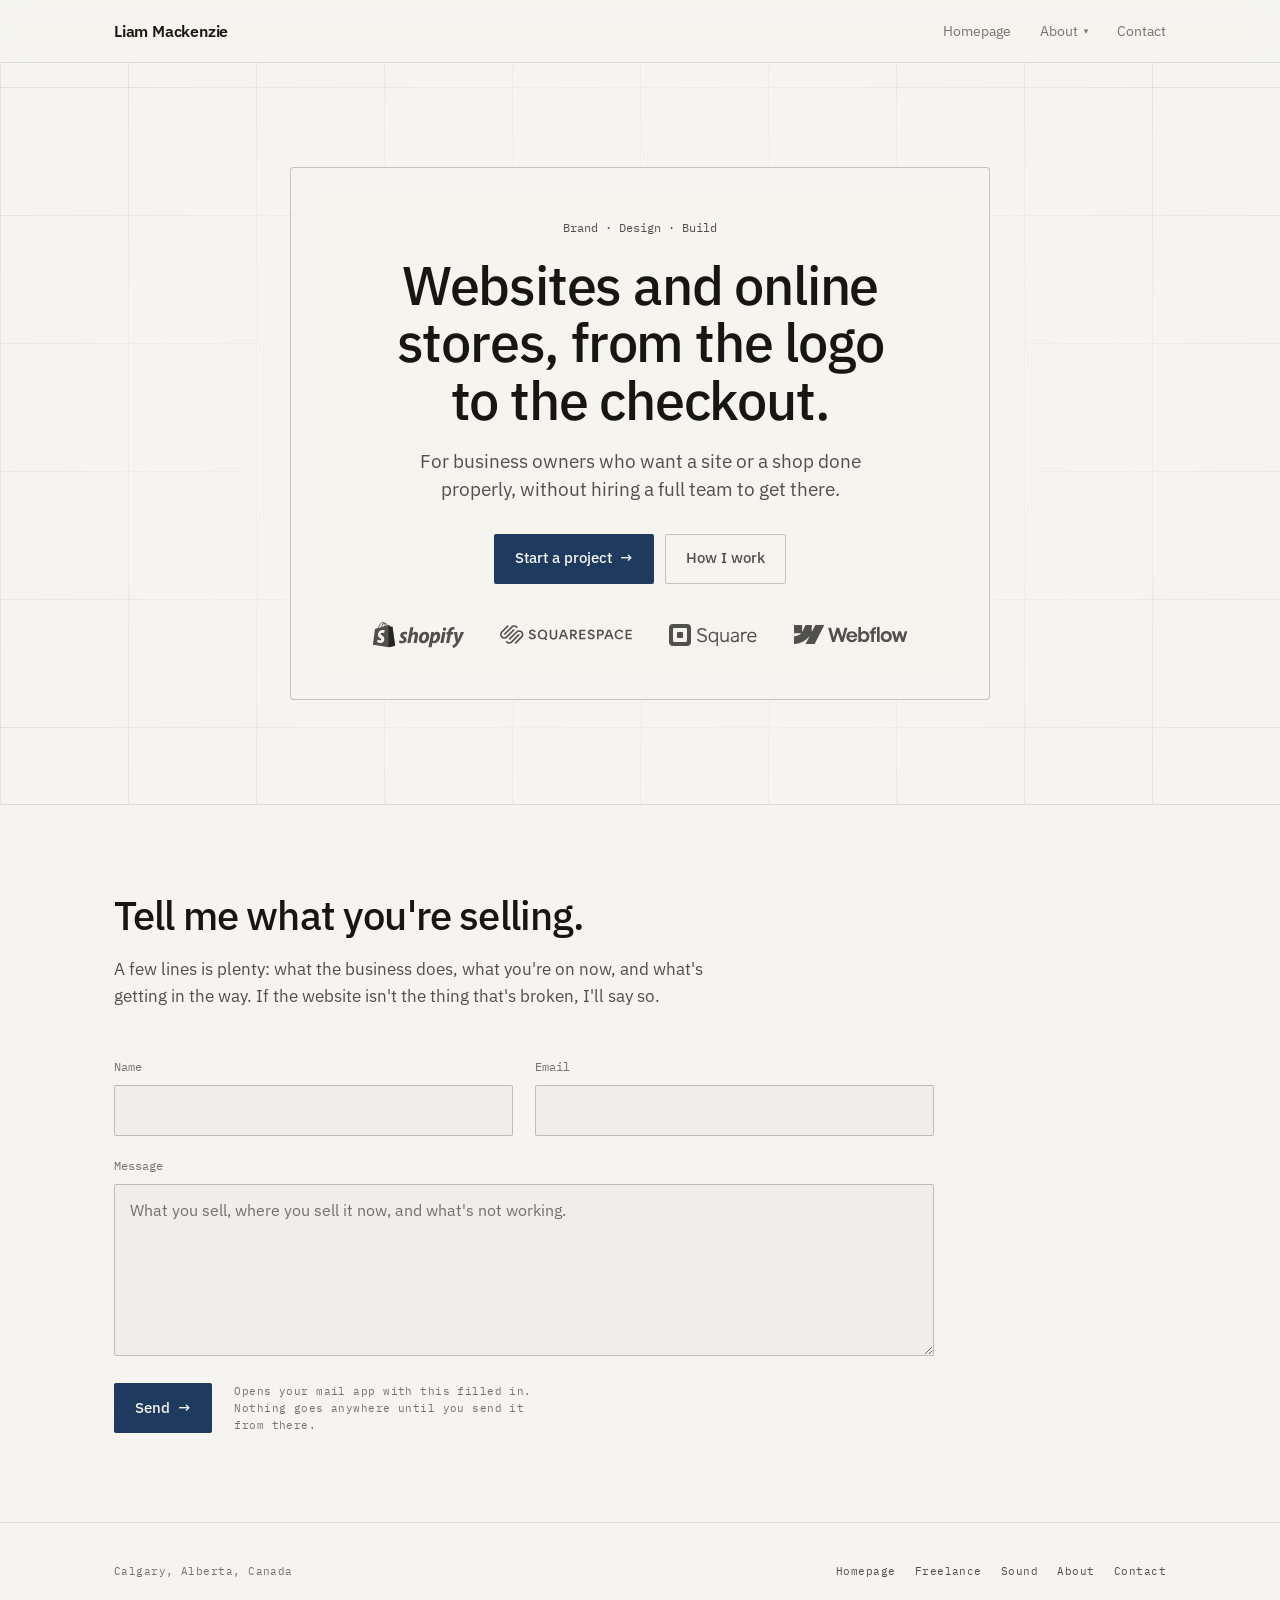
<file: websites/index.html>
<!doctype html>
<html lang="en-CA">
<head>
<meta charset="utf-8">
<meta name="viewport" content="width=device-width,initial-scale=1">
<title>Websites and Online Stores in Calgary · Liam Mackenzie</title>
<meta name="description" content="Websites and online stores for business owners, designed and built on Shopify, Squarespace, Square and Webflow by a Calgary product designer.">
<meta name="author" content="Liam Mackenzie">
<meta name="theme-color" content="#f5f4f0">
<meta name="robots" content="noindex">
<link rel="canonical" href="https://liammackenzie.net/websites/">

<link rel="icon" href="/assets/icons/favicon.svg" type="image/svg+xml">
<link rel="icon" href="/assets/icons/favicon-32.png" sizes="32x32" type="image/png">
<link rel="apple-touch-icon" href="/assets/icons/apple-touch-icon.png">

<meta property="og:type" content="website">
<meta property="og:site_name" content="Liam Mackenzie">
<meta property="og:title" content="Websites and online stores with Liam Mackenzie">
<meta property="og:description" content="Websites and online stores for business owners, designed and built on Shopify, Squarespace, Square and Webflow by a Calgary product designer.">
<meta property="og:url" content="https://liammackenzie.net/websites/">
<meta property="og:image" content="https://liammackenzie.net/assets/images/og-image.jpg">
<meta property="og:image:width" content="1200">
<meta property="og:image:height" content="630">
<meta property="og:image:alt" content="The homepage of Liam Mackenzie's portfolio: I make complicated software feel obvious to the people using it.">
<meta name="twitter:card" content="summary_large_image">

<link rel="preconnect" href="https://fonts.googleapis.com">
<link rel="preconnect" href="https://fonts.gstatic.com" crossorigin>
<link rel="stylesheet" href="https://fonts.googleapis.com/css2?family=IBM+Plex+Sans:ital,wght@0,400;0,500;0,600;1,400&family=IBM+Plex+Mono:wght@400;500&display=swap">
<link rel="stylesheet" href="/css/styles.css?v=20261030">
<script>document.documentElement.classList.add('js');</script>
<script src="/js/main.js?v=20261030" defer></script>
<script type="application/ld+json">
{
  "@context": "https://schema.org",
  "@graph": [
    {
      "@type": "Person",
      "@id": "https://liammackenzie.net/#person",
      "name": "Liam Mackenzie",
      "jobTitle": "Product Designer",
      "url": "https://liammackenzie.net/",
      "image": "https://liammackenzie.net/assets/images/portrait.jpg",
      "address": {
        "@type": "PostalAddress",
        "addressLocality": "Calgary",
        "addressRegion": "AB",
        "addressCountry": "CA"
      },
      "sameAs": [
        "https://www.linkedin.com/in/uxliammac/"
      ]
    },
    {
      "@type": "Service",
      "name": "Website and online store design and build",
      "url": "https://liammackenzie.net/websites/",
      "description": "Websites and online stores for business owners, designed and built on Shopify, Squarespace, Square and Webflow by a Calgary product designer.",
      "provider": {
        "@id": "https://liammackenzie.net/#person"
      },
      "areaServed": {
        "@type": "City",
        "name": "Calgary"
      },
      "serviceType": [
        "Website design",
        "E-commerce design",
        "Brand and identity",
        "Website development"
      ]
    },
    {
      "@type": "BreadcrumbList",
      "itemListElement": [
        {
          "@type": "ListItem",
          "position": 1,
          "name": "Home",
          "item": "https://liammackenzie.net/"
        },
        {
          "@type": "ListItem",
          "position": 2,
          "name": "Websites",
          "item": "https://liammackenzie.net/websites/"
        }
      ]
    }
  ]
}
</script>
<!-- Google tag (gtag.js) -->
<script async src="https://www.googletagmanager.com/gtag/js?id=G-2KE8CZRSEY"></script>
<script>
  window.dataLayer = window.dataLayer || [];
  function gtag(){dataLayer.push(arguments);}
  gtag('js', new Date());
  gtag('config', 'G-2KE8CZRSEY');
</script>
</head>
<body>

<nav class="site-nav">
  <div class="wrap">
    <a class="brand" href="/">Liam Mackenzie</a>
    <div class="links">
      <a href="/">Homepage</a>
      <div class="dd">
        <button class="dd-btn" type="button" aria-expanded="false" aria-haspopup="true">About <span class="chev" aria-hidden="true">&#9662;</span></button>
        <div class="dd-menu">
          <a href="/about/">Who</a>
          <a href="/freelance/">Freelancing</a>
          <a href="/sound/">My Sound</a>
        </div>
      </div>
      <a href="/contact/">Contact</a>
    </div>
  </div>
</nav>

<main>

<header class="hero center">
  <div class="hero-crate" aria-hidden="true"></div>
  <div class="wrap">
    <div class="hero-box">
      <p class="eyebrow">Brand · Design · Build</p>
      <h1 class="rw" data-rw-now>Websites and online stores, from the logo to the checkout.</h1>
      <p class="lede">For business owners who want a site or a shop done properly, without hiring a full team to get there.</p>
      <div class="cta-row">
        <a class="btn primary" href="#contact">Start a project <span class="arrow">&#8594;</span></a>
        <a class="btn ghost" href="/freelance/#process">How I work</a>
      </div>
      <ul class="hero-badges" aria-label="Platforms I build on">
        <li><svg viewBox="0 0 608 173.7" width="91" height="26" fill="currentColor" role="img" aria-label="Shopify"><title>Shopify</title><mask id="badge-shopify-s"><rect width="608" height="173.7" fill="#fff"/><path fill="#000" d="M79.1 54.7l-5.2 19.6s-5.8-2.7-12.8-2.2c-10.2.6-10.3 7-10.2 8.7.6 8.8 23.6 10.7 24.9 31.2 1 16.2-8.6 27.2-22.4 28.1-16.6 1-25.7-8.7-25.7-8.7l3.5-14.9s9.2 6.9 16.5 6.5c4.8-.3 6.5-4.2 6.3-7-.7-11.4-19.5-10.8-20.7-29.5-1-15.8 9.4-31.8 32.3-33.3 9-.8 13.5 1.5 13.5 1.5z"/></mask><g mask="url(#badge-shopify-s)"><path d="M130.7 32.9c-.1-.9-.9-1.3-1.5-1.4-.6-.1-12.6-.2-12.6-.2s-10.1-9.8-11.1-10.8-2.9-.7-3.7-.5c0 0-1.9.6-5.1 1.6-.5-1.7-1.3-3.8-2.4-5.9-3.6-6.9-8.8-10.5-15.2-10.5-.4 0-.9 0-1.3.1-.2-.2-.4-.4-.6-.7-2.8-3-6.3-4.4-10.5-4.3-8.2.2-16.3 6.1-23 16.7-4.7 7.4-8.2 16.7-9.2 23.9-9.4 2.9-16 4.9-16.1 5-4.7 1.5-4.9 1.6-5.5 6.1C12.4 55.3 0 151.4 0 151.4l104.1 18 45.1-11.2S130.8 33.7 130.7 32.9zm-39.2-9.7c-2.4.7-5.1 1.6-8.1 2.5-.1-4.1-.6-9.9-2.5-14.9 6.3 1.2 9.3 8.2 10.6 12.4zM78 27.4c-5.5 1.7-11.4 3.5-17.4 5.4 1.7-6.4 4.9-12.8 8.8-17 1.5-1.6 3.5-3.3 5.9-4.3 2.3 4.7 2.7 11.4 2.7 15.9zM66.8 5.8c1.9 0 3.5.4 4.9 1.3-2.2 1.1-4.4 2.8-6.4 5-5.2 5.6-9.2 14.2-10.8 22.6-5 1.5-9.8 3-14.3 4.4 3-13.2 14-32.9 26.6-33.3z"/><path d="M129.2 31.5c-.6-.1-12.6-.2-12.6-.2s-10.1-9.8-11.1-10.8c-.4-.4-.9-.6-1.4-.6v149.5l45.1-11.2S130.8 33.8 130.7 32.9c-.2-.9-.9-1.3-1.5-1.4z"/></g><path d="M210.3 96.5c-5.2-2.8-7.9-5.2-7.9-8.5 0-4.2 3.7-6.9 9.6-6.9 6.8 0 12.8 2.8 12.8 2.8l4.8-14.6s-4.4-3.4-17.3-3.4c-18 0-30.5 10.3-30.5 24.8 0 8.2 5.8 14.5 13.6 19 6.3 3.6 8.5 6.1 8.5 9.9 0 3.9-3.1 7-9 7-8.7 0-16.9-4.5-16.9-4.5l-5.1 14.6s7.6 5.1 20.3 5.1c18.5 0 31.8-9.1 31.8-25.5.1-8.9-6.6-15.2-14.7-19.8zm73.8-30.8c-9.1 0-16.3 4.3-21.8 10.9l-.3-.1 7.9-41.4h-20.6l-20 105.3h20.6l6.9-36c2.7-13.6 9.7-22 16.3-22 4.6 0 6.4 3.1 6.4 7.6 0 2.8-.3 6.3-.9 9.1l-7.8 41.2h20.6l8.1-42.6c.9-4.5 1.5-9.9 1.5-13.4 0-11.5-6.2-18.6-16.9-18.6zm63.5 0c-24.8 0-41.2 22.4-41.2 47.4 0 16 9.9 28.8 28.4 28.8 24.3 0 40.8-21.8 40.8-47.4-.1-14.7-8.8-28.8-28-28.8zm-10.2 60.4c-7 0-10-6-10-13.4 0-11.8 6.1-31.1 17.3-31.1 7.3 0 9.7 6.3 9.7 12.4 0 12.7-6.1 32.1-17 32.1zm90.8-60.4c-13.9 0-21.8 12.2-21.8 12.2h-.3l1.2-11.1h-18.2c-.9 7.5-2.5 18.8-4.2 27.3l-14.3 75.4h20.6l5.7-30.5h.4s4.2 2.7 12.1 2.7c24.2 0 40-24.8 40-49.9.1-13.7-6.1-26.1-21.2-26.1zm-19.7 60.7c-5.4 0-8.5-3-8.5-3l3.4-19.3c2.4-12.8 9.1-21.4 16.3-21.4 6.3 0 8.2 5.8 8.2 11.4 0 13.3-7.9 32.3-19.4 32.3zm70.4-90.2c-6.6 0-11.8 5.2-11.8 12 0 6.1 3.9 10.3 9.7 10.3h.3c6.4 0 12-4.3 12.1-12 0-6-4-10.3-10.3-10.3zm-28.8 104.2h20.6l14-73h-20.8zm87-73.2h-14.3l.7-3.4c1.2-7 5.4-13.3 12.2-13.3 3.7 0 6.6 1 6.6 1l4-16.1s-3.6-1.8-11.2-1.8c-7.3 0-14.6 2.1-20.2 6.9-7 6-10.3 14.6-12 23.3l-.6 3.4h-9.6l-3 15.5h9.6l-10.9 57.7H509l10.9-57.7h14.2l3-15.5zm49.6.2s-12.9 32.5-18.7 50.2h-.3c-.4-5.7-5.1-50.2-5.1-50.2H541l12.4 67.1c.3 1.5.1 2.4-.4 3.4-2.4 4.6-6.4 9.1-11.2 12.4-3.9 2.8-8.2 4.6-11.7 5.8l5.7 17.5c4.2-.9 12.8-4.3 20.2-11.2 9.4-8.8 18.1-22.4 27-40.9l25.2-54.1h-21.5z"/></svg></li>
        <li><svg viewBox="0 0 500 72" width="131.9" height="19" fill="currentColor" role="img" aria-label="Squarespace"><title>Squarespace</title><path d="M18.49 38.15L46.67 10A10.16 10.16 0 0 1 61 10l2.19 2.19 4.39-4.39-2.19-2.2a16.38 16.38 0 0 0-23.14 0L14.09 33.76z"/><path d="M56.11 19.27l-4.39-4.39-28.19 28.19A10.15 10.15 0 0 1 9.18 28.71L33.5 4.39 29.11 0 4.79 24.32a16.36 16.36 0 1 0 23.13 23.14zM84.17 24.32a16.39 16.39 0 0 0-23.14 0L32.84 52.51l4.39 4.39 28.19-28.19a10.15 10.15 0 0 1 17.32 7.18 10 10 0 0 1-3 7.18L55.45 67.39l4.4 4.39 24.32-24.32a16.38 16.38 0 0 0 0-23.14z"/><path d="M70.47 33.63L42.28 61.81a10.17 10.17 0 0 1-14.36 0l-2.19-2.2L21.34 64l2.19 2.2a16.39 16.39 0 0 0 23.14 0L74.86 38z"/><path d="M114.7 43.47a6.71 6.71 0 0 0 2.55 4.2 8.56 8.56 0 0 0 5.29 1.51 7.54 7.54 0 0 0 5-1.49 4.89 4.89 0 0 0 1.76-3.92 4 4 0 0 0-.47-2 4.26 4.26 0 0 0-1.32-1.39 8.39 8.39 0 0 0-2.08-1l-2.78-.84-2.65-.72a24.41 24.41 0 0 1-4.27-1.57 13.2 13.2 0 0 1-3.23-2.16 8.33 8.33 0 0 1-2-2.85 9.33 9.33 0 0 1-.7-3.75 9.45 9.45 0 0 1 .9-4.12 9 9 0 0 1 2.53-3.22 12 12 0 0 1 4-2.11 16.53 16.53 0 0 1 5.26-.77q5.51 0 8.73 2.6a10.27 10.27 0 0 1 3.78 7l-6 .49a6 6 0 0 0-2.18-3.47 7.43 7.43 0 0 0-4.57-1.24 6.57 6.57 0 0 0-4.27 1.26 4 4 0 0 0-1.54 3.25 3.7 3.7 0 0 0 .45 1.91 4.1 4.1 0 0 0 1.29 1.34 9.2 9.2 0 0 0 2.06 1c.81.3 1.73.62 2.75.95l2.54.79q2.37.75 4.29 1.56a12.81 12.81 0 0 1 3.25 2 7.77 7.77 0 0 1 2.06 2.73 9.5 9.5 0 0 1 .72 3.92 10.31 10.31 0 0 1-1 4.54 10 10 0 0 1-2.78 3.5 13.13 13.13 0 0 1-4.25 2.24 17.54 17.54 0 0 1-5.43.79 15.57 15.57 0 0 1-9.18-2.58 11.21 11.21 0 0 1-4.57-7.85zM161.15 17.37a19.2 19.2 0 0 1 7.35 1.36 16.09 16.09 0 0 1 5.65 3.82 17.25 17.25 0 0 1 3.63 5.88 21.17 21.17 0 0 1 1.29 7.5 20.32 20.32 0 0 1-1.37 7.62 17.21 17.21 0 0 1-3.89 5.88l4.76 5.57v1.73h-6l-3.33-4.07a19.13 19.13 0 0 1-3.77 1.34 19.92 19.92 0 0 1-4.27.44 19.24 19.24 0 0 1-7.42-1.44 16 16 0 0 1-5.61-3.83 17 17 0 0 1-3.57-5.85 21.21 21.21 0 0 1-1.27-7.42 21.37 21.37 0 0 1 1.27-7.47 16.89 16.89 0 0 1 3.6-5.86 16.28 16.28 0 0 1 5.63-3.84 18.62 18.62 0 0 1 7.32-1.36zm-.05 5.36a11.15 11.15 0 0 0-4.79 1 10.16 10.16 0 0 0-3.57 2.75 12.33 12.33 0 0 0-2.24 4.16 17.11 17.11 0 0 0-.76 5.22 16.81 16.81 0 0 0 .79 5.26 12.89 12.89 0 0 0 2.26 4.21 10.32 10.32 0 0 0 3.57 2.8 11 11 0 0 0 4.79 1 11.44 11.44 0 0 0 4.79-1 10.09 10.09 0 0 0 3.57-2.71 12.16 12.16 0 0 0 2.26-4.18 17.4 17.4 0 0 0 .8-5.38 17 17 0 0 0-.8-5.3 12.35 12.35 0 0 0-2.26-4.16 10.33 10.33 0 0 0-3.59-2.72 11.35 11.35 0 0 0-4.82-.95zM202.64 49.38a7.63 7.63 0 0 0 6-2.36q2.13-2.35 2.13-7.22V18.06H217V40a19.58 19.58 0 0 1-1 6.62 11.45 11.45 0 0 1-2.83 4.52 11 11 0 0 1-4.51 2.58 22.51 22.51 0 0 1-12 0 10.93 10.93 0 0 1-4.49-2.58 11.56 11.56 0 0 1-2.83-4.52 19.6 19.6 0 0 1-1-6.62V18.06h6.25V39.8q0 4.86 2.14 7.22a7.61 7.61 0 0 0 5.91 2.36zM223.24 52l12.65-33.9h9.38L257.78 52v1.7h-6.15l-3.58-10.18h-15.43L229 53.7h-5.8zm11.26-13.8h11.77l-1.94-5.66c-.76-2.21-1.37-4-1.84-5.41s-.87-2.61-1.24-3.67h-1.53l-.6 1.69c-.2.56-.42 1.19-.67 1.88s-.52 1.49-.82 2.39-.66 1.93-1.09 3.12zM292.72 53.7h-6l-10.87-14h-4v14h-6.16V18.06h11.57a35.57 35.57 0 0 1 5.18.37 10.7 10.7 0 0 1 4.45 1.72q4.22 2.78 4.22 8.38a11.4 11.4 0 0 1-.73 4.24 9.46 9.46 0 0 1-1.91 3.08 10 10 0 0 1-2.75 2.06 14.26 14.26 0 0 1-3.25 1.19L292.72 52zm-20.89-19.36h5.41a10.45 10.45 0 0 0 5.63-1.3 4.67 4.67 0 0 0 2.06-4.26 4.38 4.38 0 0 0-2.09-4.18 11.4 11.4 0 0 0-5.6-1.18h-5.41zM300.66 18.06h23.08v5.46h-17v9.33h15.78v5.36h-15.75v10h17.32v5.49h-23.43zM337.89 43.47a6.71 6.71 0 0 0 2.55 4.2 8.58 8.58 0 0 0 5.29 1.51 7.54 7.54 0 0 0 5-1.49 4.89 4.89 0 0 0 1.76-3.92 4 4 0 0 0-.47-2 4.26 4.26 0 0 0-1.32-1.39 8.39 8.39 0 0 0-2.08-1l-2.78-.84-2.68-.74a24.41 24.41 0 0 1-4.27-1.57 13.2 13.2 0 0 1-3.23-2.16 8.33 8.33 0 0 1-2-2.85 10.12 10.12 0 0 1 .2-7.87 9.11 9.11 0 0 1 2.53-3.22 12 12 0 0 1 4-2.11 16.53 16.53 0 0 1 5.26-.77q5.51 0 8.74 2.6a10.26 10.26 0 0 1 3.77 7l-6 .49a6 6 0 0 0-2.16-3.47 7.41 7.41 0 0 0-4.57-1.24 6.57 6.57 0 0 0-4.27 1.26 4 4 0 0 0-1.53 3.25 3.7 3.7 0 0 0 .44 1.91 4.1 4.1 0 0 0 1.29 1.34 9.2 9.2 0 0 0 2.06 1c.81.3 1.73.62 2.76.95l2.53.79q2.38.75 4.29 1.56a12.81 12.81 0 0 1 3.25 2 7.77 7.77 0 0 1 2.06 2.73 9.5 9.5 0 0 1 .72 3.92 10.31 10.31 0 0 1-1 4.54 9.89 9.89 0 0 1-2.78 3.5A13.18 13.18 0 0 1 351 53.6a17.61 17.61 0 0 1-5.44.79 15.59 15.59 0 0 1-9.18-2.58 11.21 11.21 0 0 1-4.55-7.81zM367.91 18.06h13a18.72 18.72 0 0 1 6.08.85 10.22 10.22 0 0 1 4 2.33 8.6 8.6 0 0 1 2.18 3.5 13.52 13.52 0 0 1 .67 4.34 11.68 11.68 0 0 1-.92 4.84 8.71 8.71 0 0 1-2.65 3.4 12.07 12.07 0 0 1-4.22 2 21.42 21.42 0 0 1-5.61.67h-6.3V53.7h-6.21zm6.21 16.58h5.95a15.52 15.52 0 0 0 3-.27 7.11 7.11 0 0 0 2.38-.91 4.46 4.46 0 0 0 1.59-1.72 5.68 5.68 0 0 0 .57-2.66 5.93 5.93 0 0 0-.57-2.73 4.44 4.44 0 0 0-1.57-1.75 6.79 6.79 0 0 0-2.35-.91 15.29 15.29 0 0 0-3-.27h-6.05zM395.56 52l12.66-33.9h9.38L430.1 52v1.7H424l-3.57-10.18h-15.49l-3.57 10.18h-5.81zm11.27-13.8h11.76l-1.94-5.66c-.76-2.21-1.37-4-1.83-5.41l-1.24-3.67H412l-.6 1.69c-.2.56-.42 1.19-.67 1.88s-.52 1.49-.82 2.39-.66 1.93-1.09 3.12zM467.92 44.27a17.81 17.81 0 0 1-2.2 3.92 14.89 14.89 0 0 1-3.31 3.22 15.63 15.63 0 0 1-4.49 2.18 19.06 19.06 0 0 1-5.68.8A18.12 18.12 0 0 1 445 53a16.19 16.19 0 0 1-5.55-3.84 17.08 17.08 0 0 1-3.55-5.86 21.28 21.28 0 0 1-1.25-7.37 21.23 21.23 0 0 1 1.25-7.37 17 17 0 0 1 3.57-5.88 16.52 16.52 0 0 1 5.58-3.9 18.06 18.06 0 0 1 7.27-1.41 16.82 16.82 0 0 1 9.8 2.73 14.75 14.75 0 0 1 5.59 7.24l-6.31 1.24a10.41 10.41 0 0 0-3.6-4.29 9.74 9.74 0 0 0-5.58-1.56 10.43 10.43 0 0 0-4.69 1 10.15 10.15 0 0 0-3.47 2.79 12.43 12.43 0 0 0-2.16 4.21 17.41 17.41 0 0 0-.75 5.19 17.1 17.1 0 0 0 .77 5.22 12.36 12.36 0 0 0 2.23 4.15 10.37 10.37 0 0 0 3.57 2.71 11 11 0 0 0 4.77 1 9.3 9.3 0 0 0 5.73-1.69 11.64 11.64 0 0 0 3.5-4.12zM476.31 18.06h23.08v5.46h-17v9.33h15.81v5.36h-15.78v10h17.32v5.49h-23.43z"/></svg></li>
        <li><svg viewBox="0 0 88 22" width="88" height="22" fill="currentColor" role="img" aria-label="Square"><title>Square</title><path fill-rule="evenodd" clip-rule="evenodd" d="M3.6761 1.54849e-07H18.3239C19.299 -0.000282679 20.2344 0.386894 20.924 1.07633C21.6136 1.76576 22.0011 2.70095 22.0011 3.6761V18.3228C22.0011 20.3537 20.3547 22 18.3239 22H3.6761C1.64567 21.9994 0 20.3533 0 18.3228V3.6761C0 1.64584 1.64584 1.54849e-07 3.6761 1.54849e-07ZM16.8434 18.0005C17.4842 18.0005 18.0037 17.481 18.0037 16.8402L18.0005 5.16083C18.0005 4.52004 17.481 4.00058 16.8402 4.00058H5.1619C4.854 4.00058 4.55872 4.12297 4.3411 4.34079C4.12348 4.55861 4.00137 4.854 4.00165 5.1619V16.8402C4.00165 17.481 4.52111 18.0005 5.1619 18.0005H16.8434Z"/><path d="M8.66615 13.9828C8.30039 13.9799 8.00543 13.6826 8.00544 13.3168V8.65442C8.00459 8.47722 8.07438 8.30698 8.19939 8.18138C8.32439 8.05578 8.49429 7.98517 8.67149 7.98517H13.3403C13.5174 7.98545 13.6871 8.05615 13.8121 8.18169C13.937 8.30724 14.0069 8.47731 14.0063 8.65442V13.3157C14.0069 13.4928 13.937 13.6629 13.8121 13.7884C13.6871 13.914 13.5174 13.9847 13.3403 13.985L8.66615 13.9828Z"/><path d="M33.1959 10.0196C32.5149 9.83388 31.8702 9.65883 31.3696 9.43575C30.4431 9.0216 30.0119 8.44734 30.0119 7.62972C30.0119 6.08414 31.5062 5.3882 32.9942 5.3882C34.4084 5.3882 35.6434 5.97313 36.4728 7.03412L36.5293 7.1067L37.7248 6.17167L37.6672 6.09908C36.5646 4.69653 34.9315 3.92801 33.0667 3.92801C31.8254 3.92801 30.6875 4.26317 29.8646 4.87265C28.9381 5.55044 28.4492 6.53351 28.4492 7.70657C28.4492 10.4338 31.0173 11.0987 33.0817 11.6335C35.1706 12.1843 36.4504 12.6027 36.4504 14.1952C36.4504 15.7632 35.1823 16.7762 33.2204 16.7762C32.2502 16.7762 30.4538 16.519 29.3245 14.7941L29.2722 14.7129L28.0148 15.6234L28.0639 15.6971C29.1313 17.3131 30.9736 18.2407 33.1244 18.2407C36.0458 18.2407 38.0098 16.5915 38.0098 14.1387C38.0098 11.3314 35.3392 10.6045 33.1959 10.0196Z"/><path fill-rule="evenodd" clip-rule="evenodd" d="M47.5395 9.45282V7.97662H48.9452V21.9979H47.5395V16.52C46.7368 17.6205 45.5328 18.2225 44.1174 18.2225C41.4447 18.2225 39.5767 16.0824 39.5767 12.9923C39.5767 9.90219 41.4489 7.745 44.1174 7.745C45.5232 7.745 46.7272 8.35021 47.5395 9.45282ZM41.0583 12.9752C41.0583 15.8358 42.6967 16.8552 44.2305 16.8552L44.2337 16.8562C46.2415 16.8562 47.5395 15.3192 47.5395 12.9752C47.5395 10.6312 46.2394 9.11552 44.2305 9.11552C41.8919 9.11552 41.0583 11.1094 41.0583 12.9752Z"/><path d="M58.239 7.97662V13.511C58.239 15.4484 56.9122 16.8552 55.0848 16.8552C53.567 16.8552 52.8284 15.9543 52.8284 14.1024V7.97662H51.4226V14.3895C51.4226 16.7911 52.728 18.2246 54.914 18.2246C56.276 18.2246 57.4459 17.6472 58.24 16.5915V17.9962H59.6458V7.97662H58.239Z"/><path fill-rule="evenodd" clip-rule="evenodd" d="M62.293 9.02907C63.3294 8.21465 64.7362 7.7482 66.1505 7.7482C68.3846 7.7482 69.7177 8.85935 69.7135 10.723V17.9984H68.3067V16.8872C67.5968 17.7763 66.57 18.2268 65.2486 18.2268C63.0956 18.2268 61.7571 17.0494 61.7571 15.1559C61.7571 12.6934 64.0776 12.307 65.0661 12.1426C65.2272 12.116 65.3937 12.0904 65.5601 12.0647L65.5603 12.0647L65.5663 12.0638C66.9168 11.8559 68.3109 11.6414 68.3109 10.4957C68.3109 9.19878 66.6276 9.09845 66.1121 9.09845C65.2016 9.09845 63.9154 9.3685 63.0412 10.1263L62.9612 10.1957L62.2268 9.08137L62.293 9.02907ZM63.2248 15.0769C63.2248 16.6823 64.7362 16.8562 65.3863 16.8562H65.3873C66.8006 16.8562 68.3131 16.1027 68.3099 13.985V12.5354C67.6242 12.9685 66.6483 13.1377 65.7778 13.2886L65.7631 13.2912L65.3265 13.3691C63.9325 13.6274 63.2248 13.9604 63.2248 15.0769Z"/><path d="M77.8577 8.16554C77.5236 7.92752 76.9974 7.78555 76.4487 7.78555C75.3213 7.80037 74.2664 8.34386 73.5998 9.25322V7.97235H72.1941V17.9909H73.5998V12.6326C73.5998 10.2566 74.9352 9.19237 76.2576 9.19237C76.6447 9.1872 77.0279 9.26852 77.3795 9.4304L77.4745 9.48057L77.9196 8.20611L77.8577 8.16554Z"/><path fill-rule="evenodd" clip-rule="evenodd" d="M78.2697 13.0136C78.2697 9.91394 80.2027 7.7482 82.9662 7.7482C85.6282 7.7482 87.4887 9.67057 87.4834 12.4276C87.4826 12.6673 87.4694 12.9067 87.4439 13.1449L87.4353 13.2271H79.7501C79.7853 15.4334 81.1132 16.8562 83.1508 16.8562C84.3186 16.8562 85.3304 16.3813 85.9997 15.5177L86.0605 15.4388L87.0788 16.346L87.0223 16.4143C86.3455 17.2394 85.1116 18.2236 83.0729 18.2236C80.2016 18.2236 78.2697 16.1304 78.2697 13.0136ZM82.9277 9.09738C81.2103 9.09738 79.9924 10.2277 79.8024 11.9879H85.9976C85.8759 10.5725 85.0113 9.09738 82.9277 9.09738Z"/></svg></li>
        <li><svg viewBox="0 0 1080 181" width="113.4" height="19" fill="currentColor" role="img" aria-label="Webflow"><title>Webflow</title><path fill-rule="evenodd" clip-rule="evenodd" d="m288.606.684-92.091 180.027h-86.499l38.54-74.611h-1.729C115.032 147.374 67.5931 174.545 0 180.711v-73.578s43.2409-2.554 68.661-29.2799H0V.6855h77.1676v63.4692l1.732-.0071L110.433.6855h58.36v63.0668l1.732-.0028L203.241.6841h85.365Z"/><path d="M790.78 160.84h24.852V18.1868H790.78V160.84Z"/><path fill-rule="evenodd" clip-rule="evenodd" d="M653.772 159.383c5.402 2.246 10.894 3.368 16.478 3.368 9.225 0 17.478-2.245 24.761-6.736 7.283-4.491 12.927-10.682 16.933-18.571 4.006-7.951 6.008-16.963 6.008-27.038s-2.063-19.0872-6.19-27.0377c-4.127-7.9504-9.862-14.1105-17.206-18.4802-7.343-4.4304-15.688-6.6153-25.035-6.5546-5.947 0-11.652 1.1531-17.114 3.4594-5.463 2.3062-10.014 5.5835-13.656 9.8318-.281.3235-.554.6502-.819.9801v-54.327h-24.944V160.84h24.762l-.05-13.318c.641.785 1.325 1.552 2.053 2.302 3.945 4.067 8.618 7.253 14.019 9.559Zm25.49-23.032c-4.066 2.488-8.709 3.733-13.928 3.733-5.159 0-9.893-1.275-14.202-3.824-4.309-2.61-7.738-6.16-10.287-10.651-2.488-4.491-3.732-9.589-3.732-15.294-.061-5.705 1.153-10.803 3.641-15.2941 2.549-4.5518 5.978-8.0718 10.287-10.5601 4.309-2.549 9.073-3.7932 14.293-3.7325 5.219-.0607 9.862 1.1531 13.928 3.6414 4.127 2.4276 7.283 5.9173 9.468 10.4691 2.245 4.4911 3.368 9.6502 3.368 15.4762 0 5.826-1.123 10.985-3.368 15.476-2.185 4.491-5.341 8.011-9.468 10.56Z"/><path d="M324.611 26.8352h28.403l25.408 92.7898 27.029-92.7898h23.669l29.314 90.9278 24.397-90.9278h26.036L470.45 160.84h-24.489l-29.807-88.8293-27.363 88.8293h-24.762L324.611 26.8352Z"/><path fill-rule="evenodd" clip-rule="evenodd" d="M550.811 163.207c-9.893.06-18.814-2.125-26.765-6.555-7.889-4.491-14.11-10.712-18.662-18.662-4.491-7.951-6.737-17.024-6.737-27.22 0-9.892 2.307-18.8443 6.919-26.8555 4.612-8.0111 10.864-14.2622 18.753-18.7533 7.89-4.4911 16.69-6.7367 26.401-6.7367 10.924 0 20.483 2.4277 28.676 7.2829 8.254 4.8552 14.414 11.7436 18.48 20.6651 4.127 8.8608 5.614 19.0265 4.461 30.4965h-77.979c.218 4.57 1.358 8.728 3.421 12.472 2.306 4.127 5.523 7.344 9.649 9.65 4.127 2.306 8.74 3.459 13.838 3.459 3.884-.06 7.495-.728 10.833-2.002 3.338-1.335 6.16-3.126 8.467-5.371 2.366-2.246 4.035-4.795 5.006-7.647h26.037c-1.578 6.979-4.734 13.2-9.468 18.662-4.734 5.401-10.682 9.619-17.843 12.654-7.162 3.034-14.991 4.521-23.487 4.461ZM527.87 91.8346c-1.455 2.5363-2.462 5.2674-3.023 8.1934h51.69c-.375-3.6966-1.516-7.0649-3.423-10.1051-2.184-3.5807-5.158-6.3422-8.921-8.2842-3.763-2.0028-8.011-3.0042-12.745-3.0042-5.037 0-9.619 1.1531-13.746 3.4593-4.127 2.3063-7.405 5.5532-9.832 9.7408Z"/><path d="M736.25 60.5184c0-8.1326 1.852-15.3547 5.554-21.6665 3.702-6.3725 8.891-11.3188 15.567-14.8388 6.736-3.5808 14.596-5.4318 23.578-5.5532v22.1216c-4.188.0607-7.768.9408-10.742 2.6401-2.913 1.6386-5.159 4.0359-6.737 7.1918-1.453 2.9054-2.237 6.2737-2.352 10.105h19.285v21.0292h-19.3V160.84H736.25V81.5476h-16.022V60.5184h16.022Z"/><path fill-rule="evenodd" clip-rule="evenodd" d="M878.811 163.025c-10.135 0-19.208-2.216-27.22-6.646-7.95-4.491-14.201-10.682-18.753-18.571-4.491-7.951-6.737-16.963-6.737-27.038 0-10.135 2.246-19.1781 6.737-27.1286 4.552-8.0111 10.803-14.2319 18.753-18.6623 8.012-4.4304 17.085-6.6456 27.22-6.6456 10.196 0 19.3 2.2152 27.311 6.6456 8.072 4.4304 14.353 10.6208 18.844 18.5713 4.491 7.9504 6.767 17.0236 6.828 27.2196-.061 10.075-2.337 19.087-6.828 27.038-4.43 7.889-10.681 14.08-18.753 18.571-8.072 4.43-17.206 6.646-27.402 6.646Zm0-22.85c5.341 0 10.075-1.214 14.202-3.642 4.127-2.488 7.313-5.948 9.558-10.378 2.246-4.491 3.369-9.619 3.369-15.385 0-5.826-1.123-10.9849-3.369-15.476-2.245-4.4911-5.431-7.9504-9.558-10.3781-4.127-2.4883-8.861-3.7324-14.202-3.7324-5.28 0-9.983 1.2441-14.11 3.7324-4.067 2.4277-7.223 5.887-9.468 10.3781-2.246 4.4911-3.338 9.65-3.277 15.476 0 5.766 1.122 10.894 3.368 15.385 2.306 4.43 5.462 7.89 9.468 10.378 4.066 2.428 8.739 3.642 14.019 3.642Z"/><path d="M958.649 60.5184h-27.674l29.95 100.3216h24.216l19.699-64.0754 21.27 64.0754h23.85L1080 60.5184h-25.03l-17.04 62.4436-18.83-62.4436h-24.218l-18.741 63.8196-17.492-63.8196Z"/></svg></li>
      </ul>
    </div>
  </div>
</header>

<!-- ============ CONTACT ============ -->
<section class="chapter" id="contact">
  <div class="wrap">
    <div class="chapter-head">
      <div class="chapter-title">
        <h2 class="rw">Tell me what you're selling.</h2>
        <p class="chapter-lede">A few lines is plenty: what the business does, what you're on now, and what's getting in the way. If the website isn't the thing that's broken, I'll say so.</p>
      </div>
    </div>
  </div>

  <div class="wrap">
    <form class="enquiry reveal" action="mailto:liamjonese@gmail.com?subject=Website%20enquiry" method="post" enctype="text/plain" data-mailto="liamjonese@gmail.com" data-subject="Website enquiry">
      <div class="field">
        <label for="q-name">Name</label>
        <input id="q-name" name="name" type="text" autocomplete="name" required>
      </div>
      <div class="field">
        <label for="q-email">Email</label>
        <input id="q-email" name="email" type="email" autocomplete="email" required>
      </div>
      <div class="field wide">
        <label for="q-message">Message</label>
        <textarea id="q-message" name="message" rows="6" required placeholder="What you sell, where you sell it now, and what's not working."></textarea>
      </div>
      <div class="send wide">
        <button class="btn primary" type="submit">Send <span class="arrow">&#8594;</span></button>
        <p class="form-note">Opens your mail app with this filled in. Nothing goes anywhere until you send it from there.</p>
      </div>
    </form>
  </div>
</section>

</main>

<footer class="site-footer">
  <div class="wrap">
    <span>Calgary, Alberta, Canada</span>
    <div class="links">
      <a href="/">Homepage</a>
      <a href="/freelance/">Freelance</a>
      <a href="/sound/">Sound</a>
      <a href="/about/">About</a>
      <a href="/contact/">Contact</a>
    </div>
  </div>
</footer>

</body>
</html>
</file>
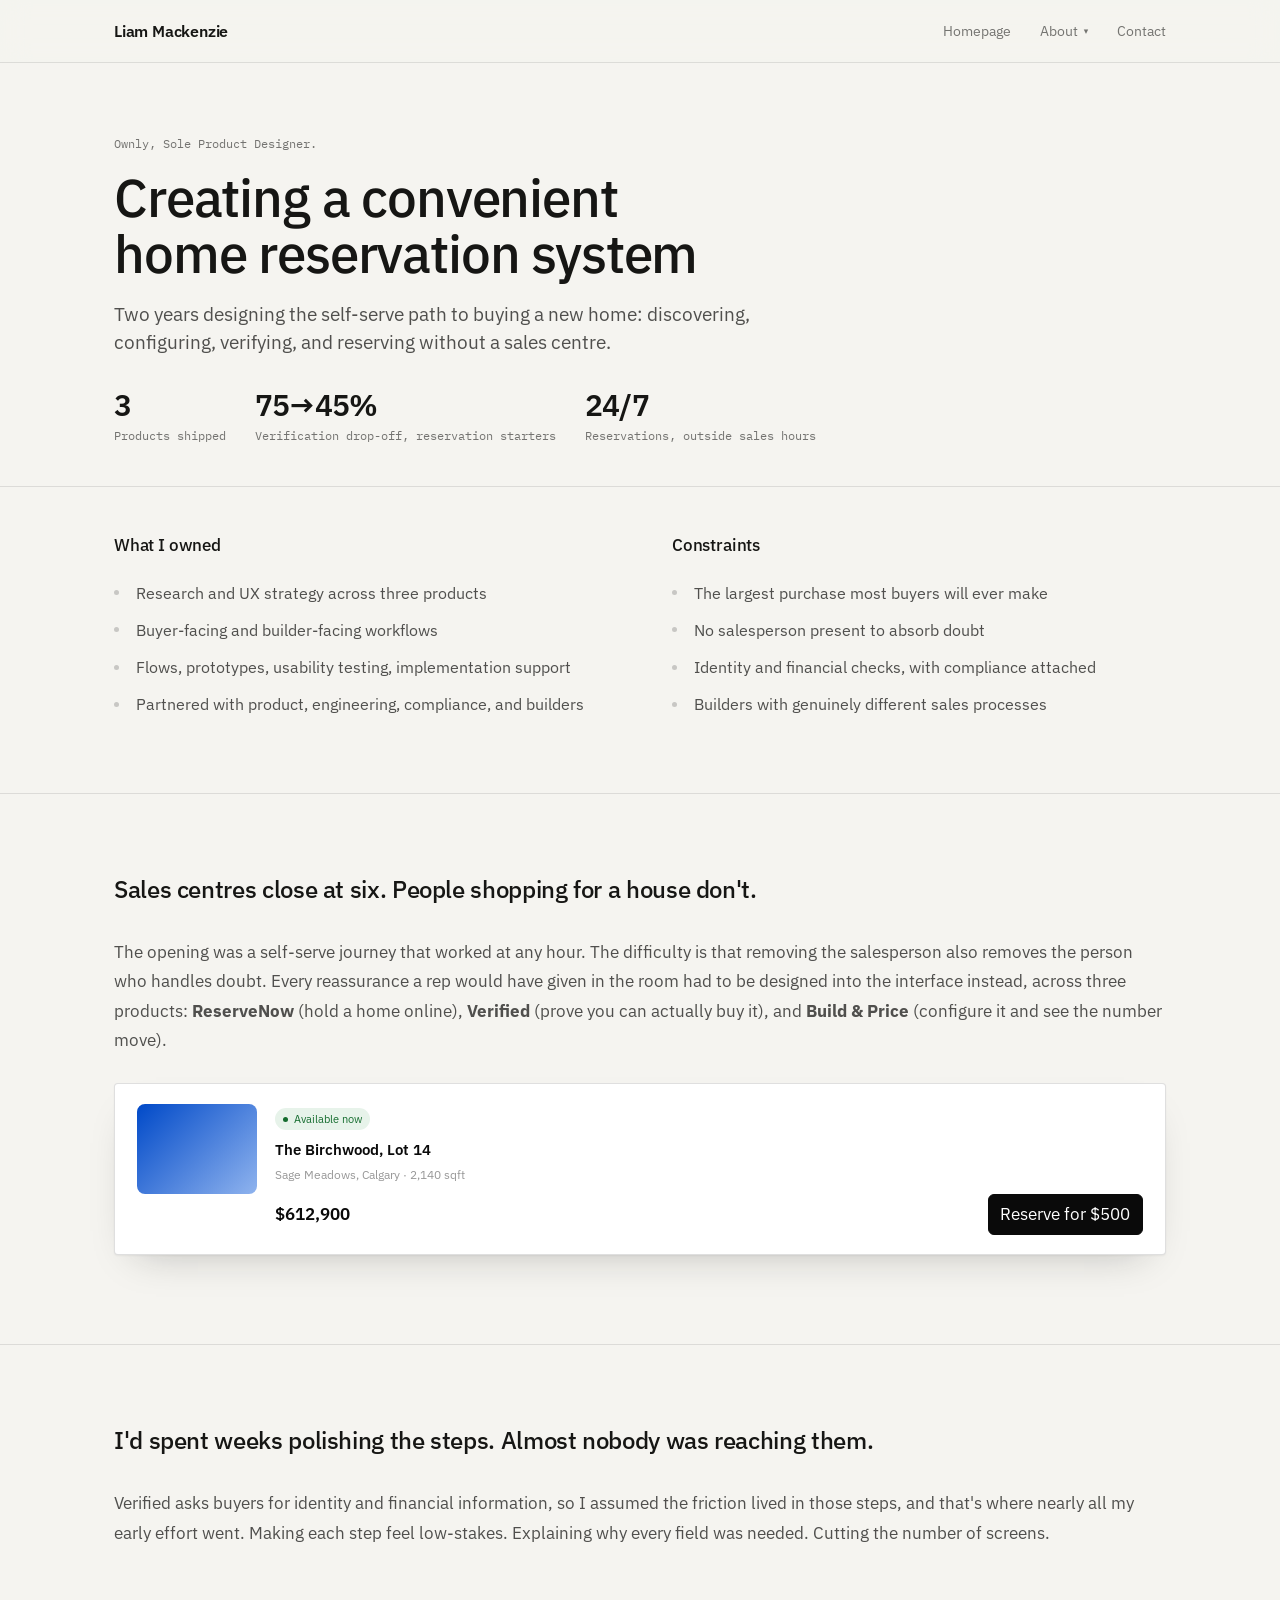
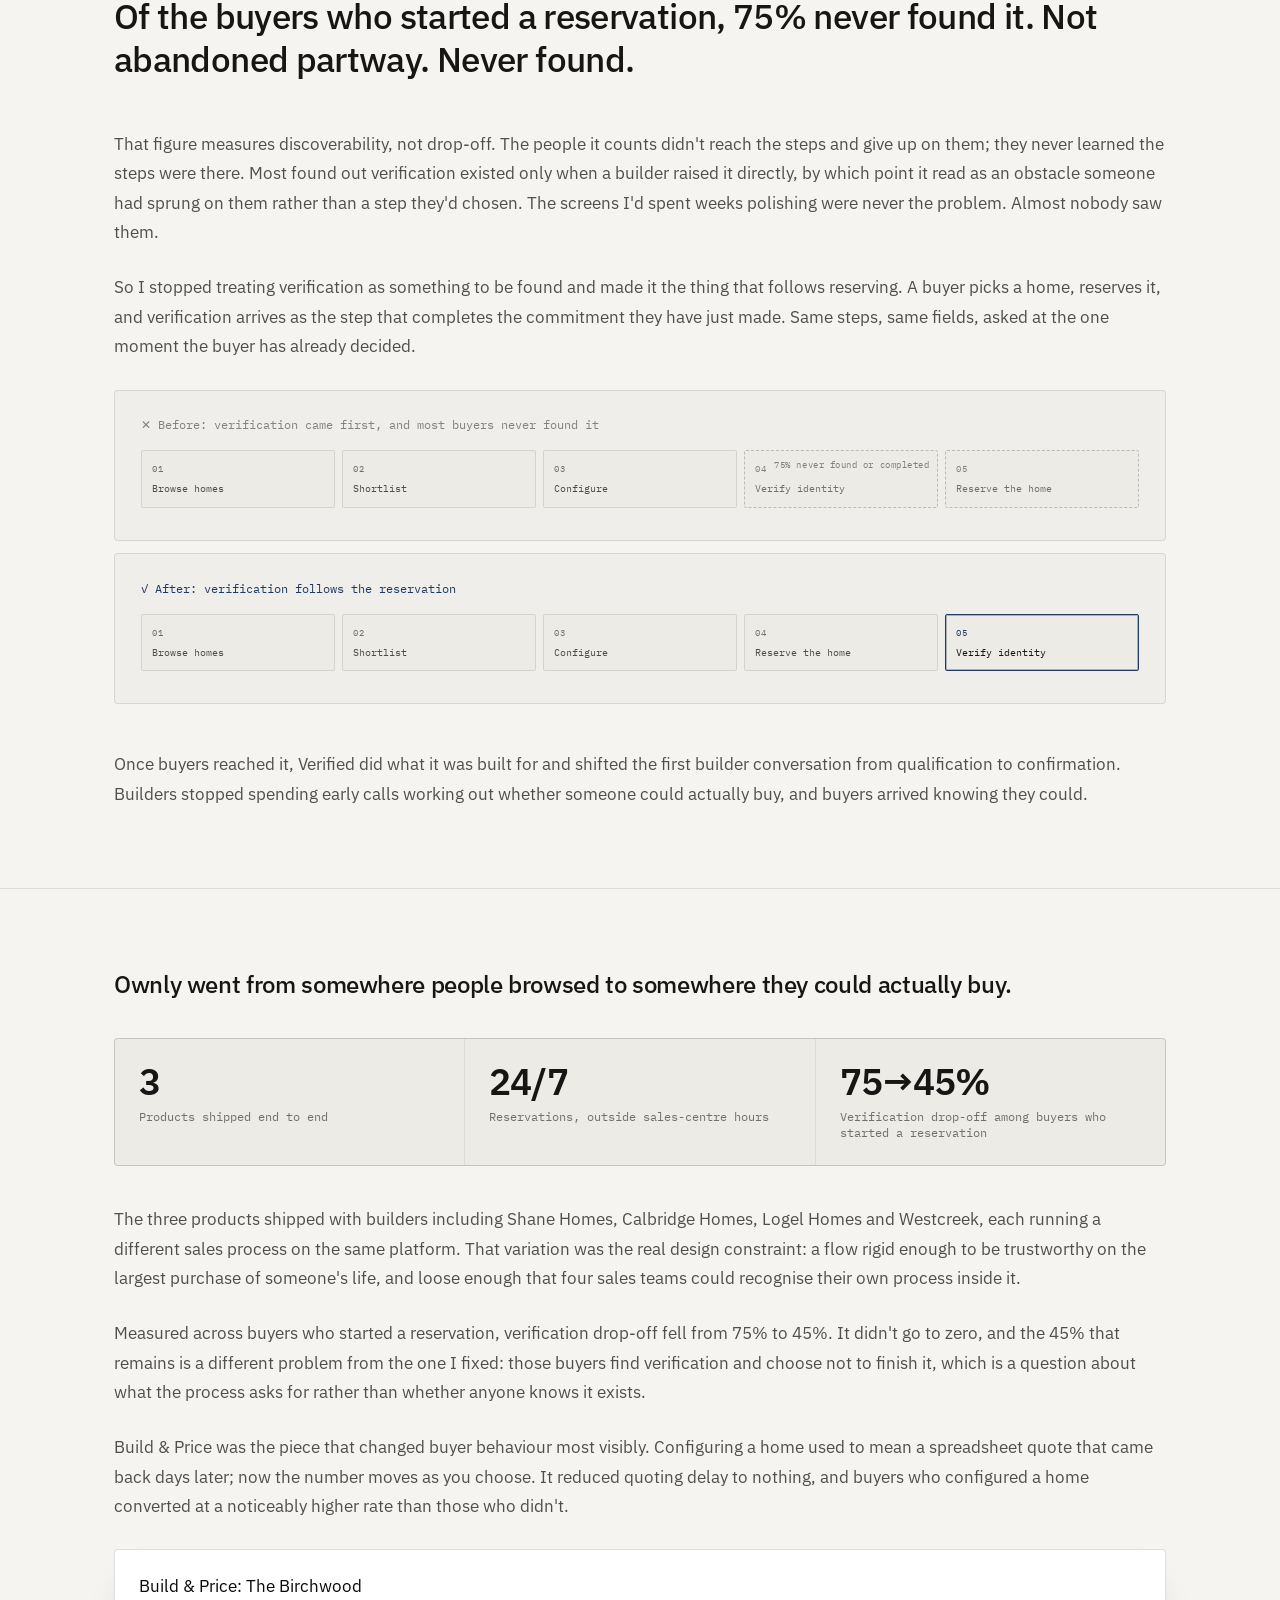
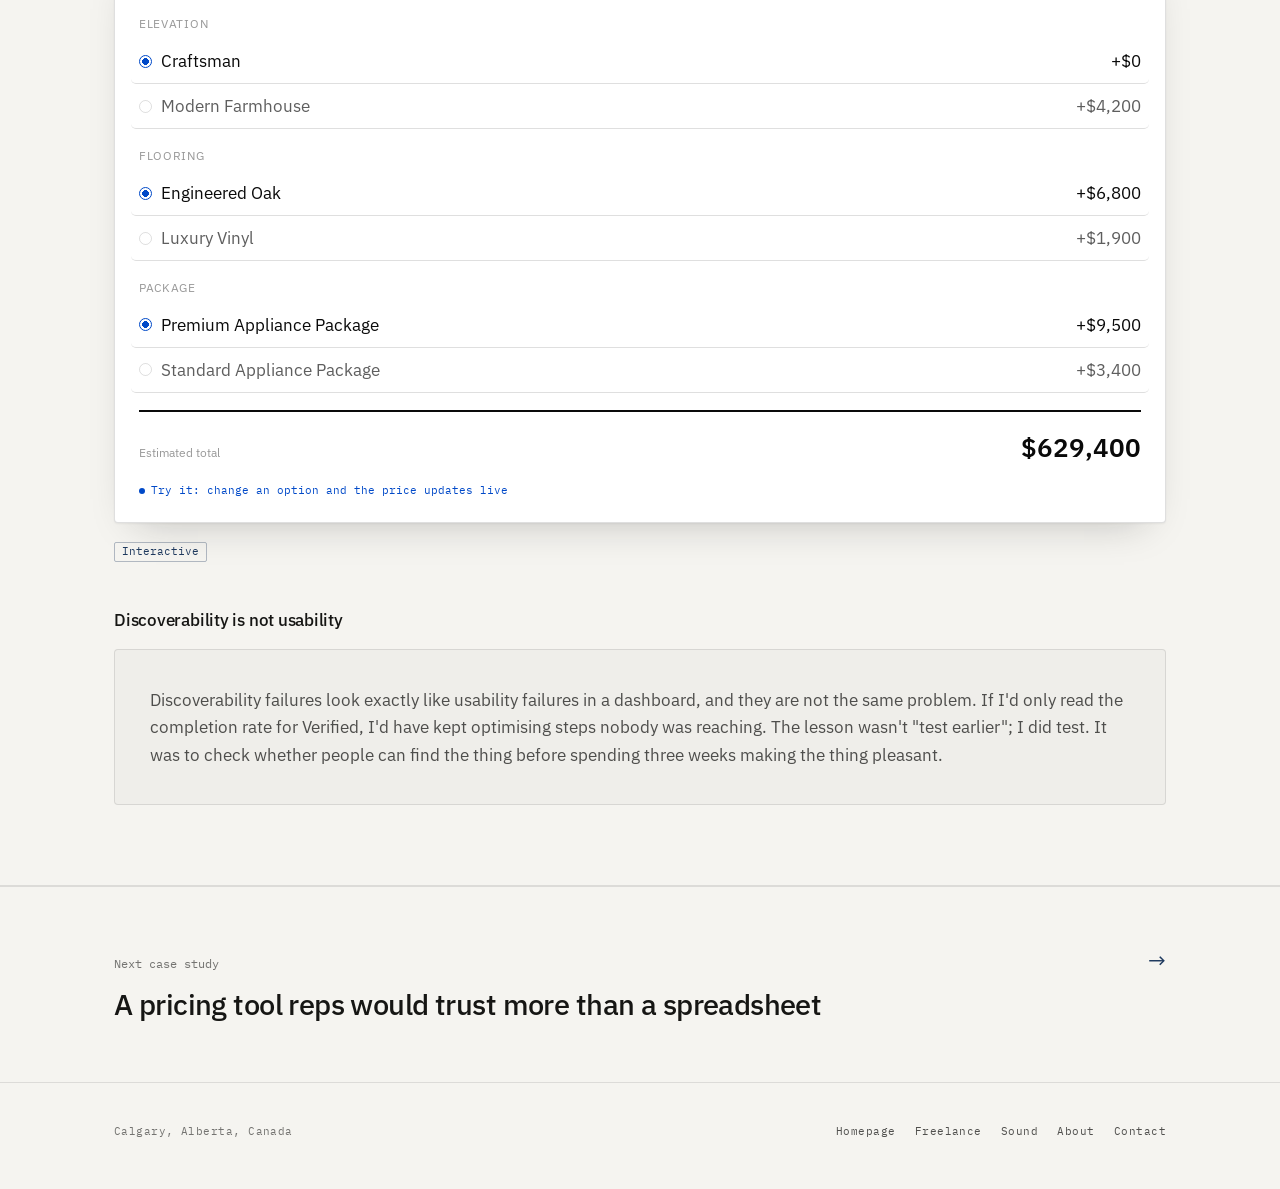
<file: work/ownly/index.html>
<!doctype html>
<html lang="en-CA">
<head>
<meta charset="utf-8">
<meta name="viewport" content="width=device-width,initial-scale=1">
<title>Ownly case study · Liam Mackenzie</title>
<meta name="description" content="Creating a convenient home reservation system. A product design case study by Liam Mackenzie.">
<meta name="author" content="Liam Mackenzie">
<meta name="theme-color" content="#f5f4f0">
<link rel="canonical" href="https://liammackenzie.net/work/ownly/">

<link rel="icon" href="/assets/icons/favicon.svg" type="image/svg+xml">
<link rel="icon" href="/assets/icons/favicon-32.png" sizes="32x32" type="image/png">
<link rel="apple-touch-icon" href="/assets/icons/apple-touch-icon.png">

<meta property="og:type" content="article">
<meta property="og:site_name" content="Liam Mackenzie">
<meta property="og:title" content="Ownly case study">
<meta property="og:description" content="Creating a convenient home reservation system. A product design case study by Liam Mackenzie.">
<meta property="og:url" content="https://liammackenzie.net/work/ownly/">
<meta property="og:image" content="https://liammackenzie.net/assets/images/og-image.jpg">
<meta property="og:image:width" content="1200">
<meta property="og:image:height" content="630">
<meta property="og:image:alt" content="The homepage of Liam Mackenzie's portfolio: I make complicated software feel obvious to the people using it.">
<meta name="twitter:card" content="summary_large_image">

<link rel="preconnect" href="https://fonts.googleapis.com">
<link rel="preconnect" href="https://fonts.gstatic.com" crossorigin>
<link rel="stylesheet" href="https://fonts.googleapis.com/css2?family=IBM+Plex+Sans:ital,wght@0,400;0,500;0,600;1,400&family=IBM+Plex+Mono:wght@400;500&display=swap">
<link rel="stylesheet" href="/css/styles.css">
<script>document.documentElement.classList.add('js');</script>
<script src="/js/main.js" defer></script>
<script type="application/ld+json">
{
  "@context": "https://schema.org",
  "@graph": [
    {
      "@type": "Person",
      "@id": "https://liammackenzie.net/#person",
      "name": "Liam Mackenzie",
      "jobTitle": "Product Designer",
      "url": "https://liammackenzie.net/",
      "image": "https://liammackenzie.net/assets/images/portrait.jpg",
      "address": {
        "@type": "PostalAddress",
        "addressLocality": "Calgary",
        "addressRegion": "AB",
        "addressCountry": "CA"
      },
      "sameAs": [
        "https://www.linkedin.com/in/uxliammac/"
      ],
      "knowsAbout": [
        "Product design",
        "UX design",
        "Design systems",
        "B2B SaaS",
        "Pricing and quoting software"
      ]
    },
    {
      "@type": "Article",
      "headline": "Creating a convenient home reservation system",
      "description": "Creating a convenient home reservation system. A product design case study by Liam Mackenzie.",
      "url": "https://liammackenzie.net/work/ownly/",
      "mainEntityOfPage": "https://liammackenzie.net/work/ownly/",
      "image": "https://liammackenzie.net/assets/images/og-image.jpg",
      "inLanguage": "en-CA",
      "author": {
        "@id": "https://liammackenzie.net/#person"
      },
      "publisher": {
        "@id": "https://liammackenzie.net/#person"
      },
      "datePublished": "2026-09-23",
      "dateModified": "2026-10-01",
      "about": {
        "@type": "Organization",
        "name": "Ownly"
      }
    },
    {
      "@type": "BreadcrumbList",
      "itemListElement": [
        {
          "@type": "ListItem",
          "position": 1,
          "name": "Home",
          "item": "https://liammackenzie.net/"
        },
        {
          "@type": "ListItem",
          "position": 2,
          "name": "Ownly case study",
          "item": "https://liammackenzie.net/work/ownly/"
        }
      ]
    }
  ]
}
</script>
<!-- Google tag (gtag.js) -->
<script async src="https://www.googletagmanager.com/gtag/js?id=G-2KE8CZRSEY"></script>
<script>
  window.dataLayer = window.dataLayer || [];
  function gtag(){dataLayer.push(arguments);}
  gtag('js', new Date());
  gtag('config', 'G-2KE8CZRSEY');
</script>
</head>
<body>

<nav class="site-nav">
  <div class="wrap">
    <a class="brand" href="/">Liam Mackenzie</a>
    <div class="links">
      <a href="/">Homepage</a>
      <div class="dd">
        <button class="dd-btn" type="button" aria-expanded="false" aria-haspopup="true">About <span class="chev" aria-hidden="true">&#9662;</span></button>
        <div class="dd-menu">
          <a href="/about/">Who</a>
          <a href="/freelance/">Freelancing</a>
          <a href="/sound/">My Sound</a>
        </div>
      </div>
      <a href="/contact/">Contact</a>
    </div>
  </div>
</nav>

<main>


<header class="study-hero">
  <div class="wrap col read-wide">
    <p class="eyebrow">Ownly, Sole Product Designer.</p>
    <h1 class="rw" data-rw-now>Creating a convenient home reservation system</h1>
    <p class="lede">Two years designing the self-serve path to buying a new home: discovering, configuring, verifying, and reserving without a sales centre.</p>

    <div class="metrics" style="margin-top:2.1rem;margin-bottom:0;">
      <div class="metric"><span class="n">3</span><span class="l">Products shipped</span></div>
      <div class="metric"><span class="n">75→45%</span><span class="l">Verification drop-off, reservation starters</span></div>
      <div class="metric"><span class="n">24/7</span><span class="l">Reservations, outside sales hours</span></div>
    </div>
  </div>
</header>

<section class="meta-block reveal">
  <div class="wrap">
    <div>
      <h2 class="mb-h">What I owned</h2>
      <ul class="bullets">
        <li>Research and UX strategy across three products</li>
        <li>Buyer-facing and builder-facing workflows</li>
        <li>Flows, prototypes, usability testing, implementation support</li>
        <li>Partnered with product, engineering, compliance, and builders</li>
      </ul>
    </div>
    <div>
      <h2 class="mb-h">Constraints</h2>
      <ul class="bullets">
        <li>The largest purchase most buyers will ever make</li>
        <li>No salesperson present to absorb doubt</li>
        <li>Identity and financial checks, with compliance attached</li>
        <li>Builders with genuinely different sales processes</li>
      </ul>
    </div>
  </div>
</section>

<!-- ============ ACT 1: THE CONSTRAINT ============ -->
<section class="act constraint">
  <div class="wrap col read-wide">
    <h2 class="act-thesis">Sales centres close at six. People shopping for a house don't.</h2>

    <p>The opening was a self-serve journey that worked at any hour. The difficulty is that removing the salesperson also removes the person who handles doubt. Every reassurance a rep would have given in the room had to be designed into the interface instead, across three products: <strong>ReserveNow</strong> (hold a home online), <strong>Verified</strong> (prove you can actually buy it), and <strong>Build &amp; Price</strong> (configure it and see the number move).</p>
  </div>

  <div class="wrap">
    <figure class="fig reveal">
      <div class="fig-body">
        <div class="mock">
          <div class="listing-card">
            <div class="thumb"></div>
            <div class="details">
              <span class="badge">Available now</span>
              <div class="name">The Birchwood, Lot 14</div>
              <div class="loc">Sage Meadows, Calgary · 2,140 sqft</div>
              <div class="price-row">
                <span class="price">$612,900</span>
                <span class="mock-btn primary">Reserve for $500</span>
              </div>
            </div>
          </div>
        </div>
      </div>
    </figure>
  </div>
</section>

<!-- ============ ACT 2: THE PIVOT ============ -->
<section class="act pivot">
  <div class="wrap col read-wide">
    <h2 class="act-thesis">I'd spent weeks polishing the steps. Almost nobody was reaching them.</h2>

    <p>Verified asks buyers for identity and financial information, so I assumed the friction lived in those steps, and that's where nearly all my early effort went. Making each step feel low-stakes. Explaining why every field was needed. Cutting the number of screens.</p>

    <p class="statement">Of the buyers who started a reservation, 75% never found it. Not abandoned partway. Never found.</p>

    <p>That figure measures discoverability, not drop-off. The people it counts didn't reach the steps and give up on them; they never learned the steps were there. Most found out verification existed only when a builder raised it directly, by which point it read as an obstacle someone had sprung on them rather than a step they'd chosen. The screens I'd spent weeks polishing were never the problem. Almost nobody saw them.</p>

    <p>So I stopped treating verification as something to be found and made it the thing that follows reserving. A buyer picks a home, reserves it, and verification arrives as the step that completes the commitment they have just made. Same steps, same fields, asked at the one moment the buyer has already decided.</p>
  </div>

  <div class="wrap">
    <figure class="fig reveal">
      <div class="fig-body">
        <div class="journey before">
          <div class="jlabel">✕ Before: verification came first, and most buyers never found it</div>
          <div class="jsteps">
            <div class="jstep"><span class="sn">01</span>Browse homes</div>
            <div class="jstep"><span class="sn">02</span>Shortlist</div>
            <div class="jstep"><span class="sn">03</span>Configure</div>
            <div class="jstep buried drop" data-drop="75% never found or completed"><span class="sn">04</span>Verify identity</div>
            <div class="jstep buried"><span class="sn">05</span>Reserve the home</div>
          </div>
        </div>
        <div class="journey after">
          <div class="jlabel">✓ After: verification follows the reservation</div>
          <div class="jsteps">
            <div class="jstep"><span class="sn">01</span>Browse homes</div>
            <div class="jstep"><span class="sn">02</span>Shortlist</div>
            <div class="jstep"><span class="sn">03</span>Configure</div>
            <div class="jstep"><span class="sn">04</span>Reserve the home</div>
            <div class="jstep entry"><span class="sn">05</span>Verify identity</div>
          </div>
        </div>
      </div>
    </figure>
  </div>

  <div class="wrap col read-wide">
    <p>Once buyers reached it, Verified did what it was built for and shifted the first builder conversation from qualification to confirmation. Builders stopped spending early calls working out whether someone could actually buy, and buyers arrived knowing they could.</p>
  </div>
</section>

<!-- ============ ACT 3: THE IMPACT ============ -->
<section class="act impact">
  <div class="wrap col read-wide">
    <h2 class="act-thesis">Ownly went from somewhere people browsed to somewhere they could actually buy.</h2>
  </div>

  <div class="wrap">
    <div class="impact-grid reveal">
      <div class="cell"><span class="n">3</span><span class="l">Products shipped end to end</span></div>
      <div class="cell"><span class="n">24/7</span><span class="l">Reservations, outside sales-centre hours</span></div>
      <div class="cell"><span class="n">75→45%</span><span class="l">Verification drop-off among buyers who started a reservation</span></div>
    </div>
  </div>

  <div class="wrap col read-wide">
    <p>The three products shipped with builders including Shane Homes, Calbridge Homes, Logel Homes and Westcreek, each running a different sales process on the same platform. That variation was the real design constraint: a flow rigid enough to be trustworthy on the largest purchase of someone's life, and loose enough that four sales teams could recognise their own process inside it.</p>

    <p>Measured across buyers who started a reservation, verification drop-off fell from 75% to 45%. It didn't go to zero, and the 45% that remains is a different problem from the one I fixed: those buyers find verification and choose not to finish it, which is a question about what the process asks for rather than whether anyone knows it exists.</p>

    <p>Build &amp; Price was the piece that changed buyer behaviour most visibly. Configuring a home used to mean a spreadsheet quote that came back days later; now the number moves as you choose. It reduced quoting delay to nothing, and buyers who configured a home converted at a noticeably higher rate than those who didn't.</p>
  </div>

  <div class="wrap">
    <figure class="fig reveal">
      <div class="fig-body">
        <div class="mock">
          <div class="mock-config" data-interactive data-base="613100" style="padding:1.4rem 1.5rem;">
            <div class="mock-title" style="margin-bottom:1rem;">Build &amp; Price: The Birchwood</div>
            <div class="option-group">
              <div class="group-label">Elevation</div>
              <div class="option-row selected" data-price="0"><span class="opt-name"><span class="radio"></span>Craftsman</span><span>+$0</span></div>
              <div class="option-row" data-price="4200"><span class="opt-name"><span class="radio"></span>Modern Farmhouse</span><span>+$4,200</span></div>
            </div>
            <div class="option-group">
              <div class="group-label">Flooring</div>
              <div class="option-row selected" data-price="6800"><span class="opt-name"><span class="radio"></span>Engineered Oak</span><span>+$6,800</span></div>
              <div class="option-row" data-price="1900"><span class="opt-name"><span class="radio"></span>Luxury Vinyl</span><span>+$1,900</span></div>
            </div>
            <div class="option-group">
              <div class="group-label">Package</div>
              <div class="option-row selected" data-price="9500"><span class="opt-name"><span class="radio"></span>Premium Appliance Package</span><span>+$9,500</span></div>
              <div class="option-row" data-price="3400"><span class="opt-name"><span class="radio"></span>Standard Appliance Package</span><span>+$3,400</span></div>
            </div>
            <div class="price-total"><span class="label">Estimated total</span><span class="num">$629,400</span></div>
            <p class="mock-hint">Try it: change an option and the price updates live</p>
          </div>
        </div>
      </div>
      <figcaption><span class="fig-live">Interactive</span></figcaption>
    </figure>
  </div>

  <div class="wrap col read-wide">
    <h3>Discoverability is not usability</h3>
    <div class="callout">
      <p>Discoverability failures look exactly like usability failures in a dashboard, and they are not the same problem. If I'd only read the completion rate for Verified, I'd have kept optimising steps nobody was reaching. The lesson wasn't "test earlier"; I did test. It was to check whether people can find the thing before spending three weeks making the thing pleasant.</p>
    </div>
  </div>
</section>

<section class="next">
  <div class="wrap">
    <a href="/work/proposify-cpq/">
      <div>
        <p class="eyebrow">Next case study</p>
        <h3>A pricing tool reps would trust more than a spreadsheet</h3>
      </div>
      <span class="arrow">→</span>
    </a>
  </div>
</section>

</main>

<footer class="site-footer">
  <div class="wrap">
    <span>Calgary, Alberta, Canada</span>
    <div class="links">
      <a href="/">Homepage</a>
      <a href="/freelance/">Freelance</a>
      <a href="/sound/">Sound</a>
      <a href="/about/">About</a>
      <a href="/contact/">Contact</a>
    </div>
  </div>
</footer>

</body>
</html>
</file>
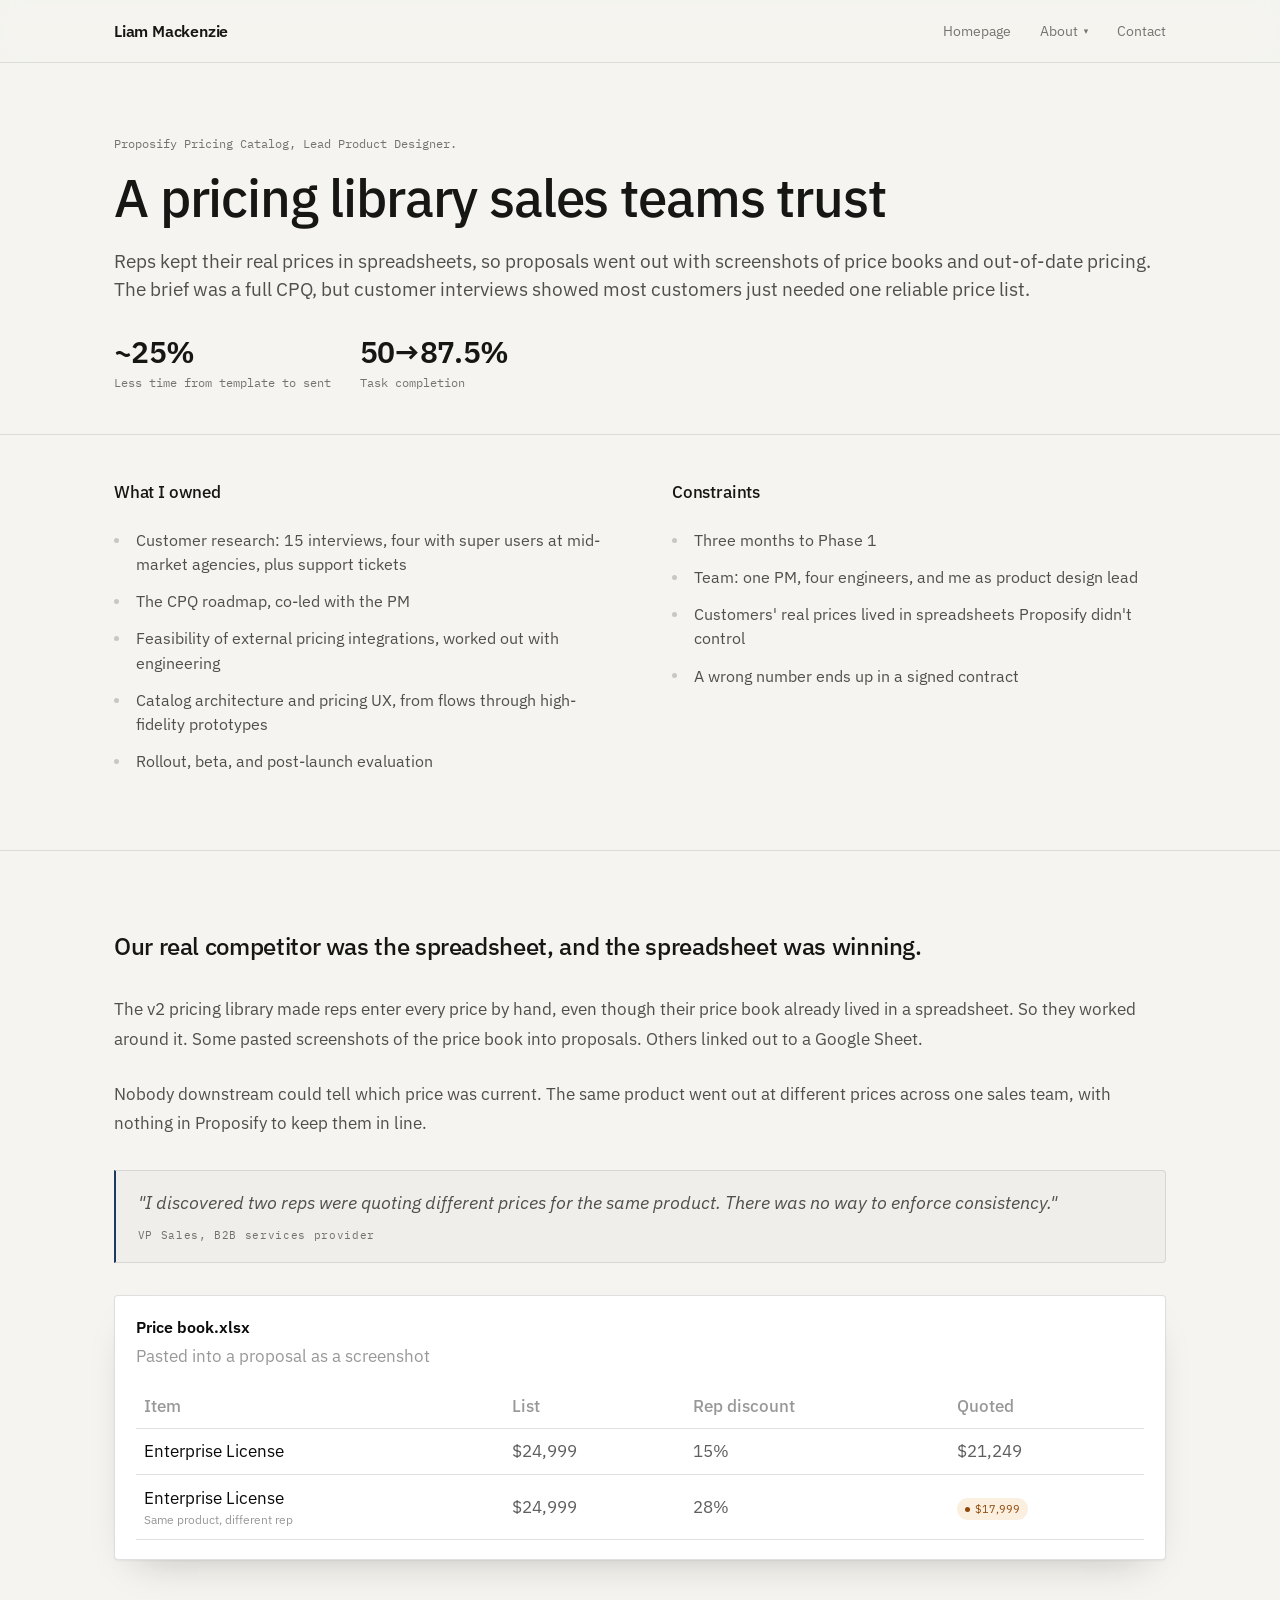
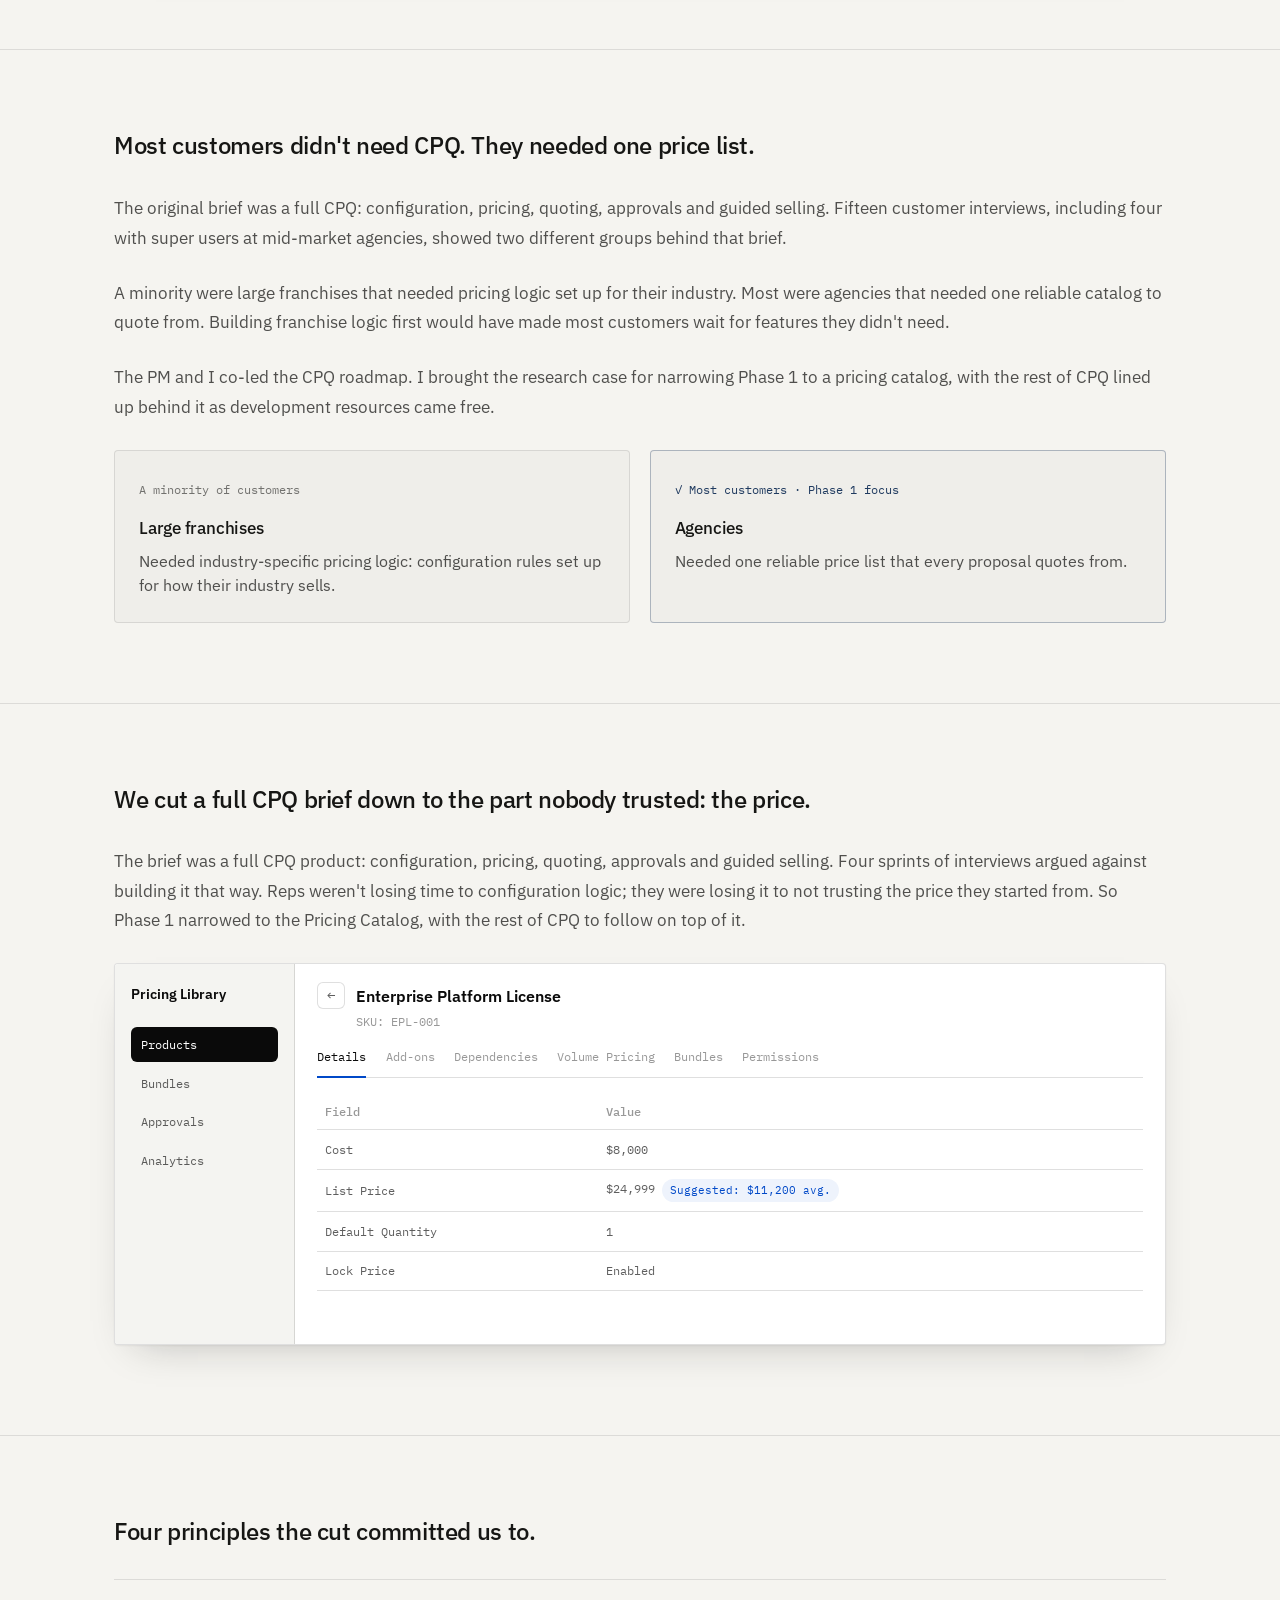
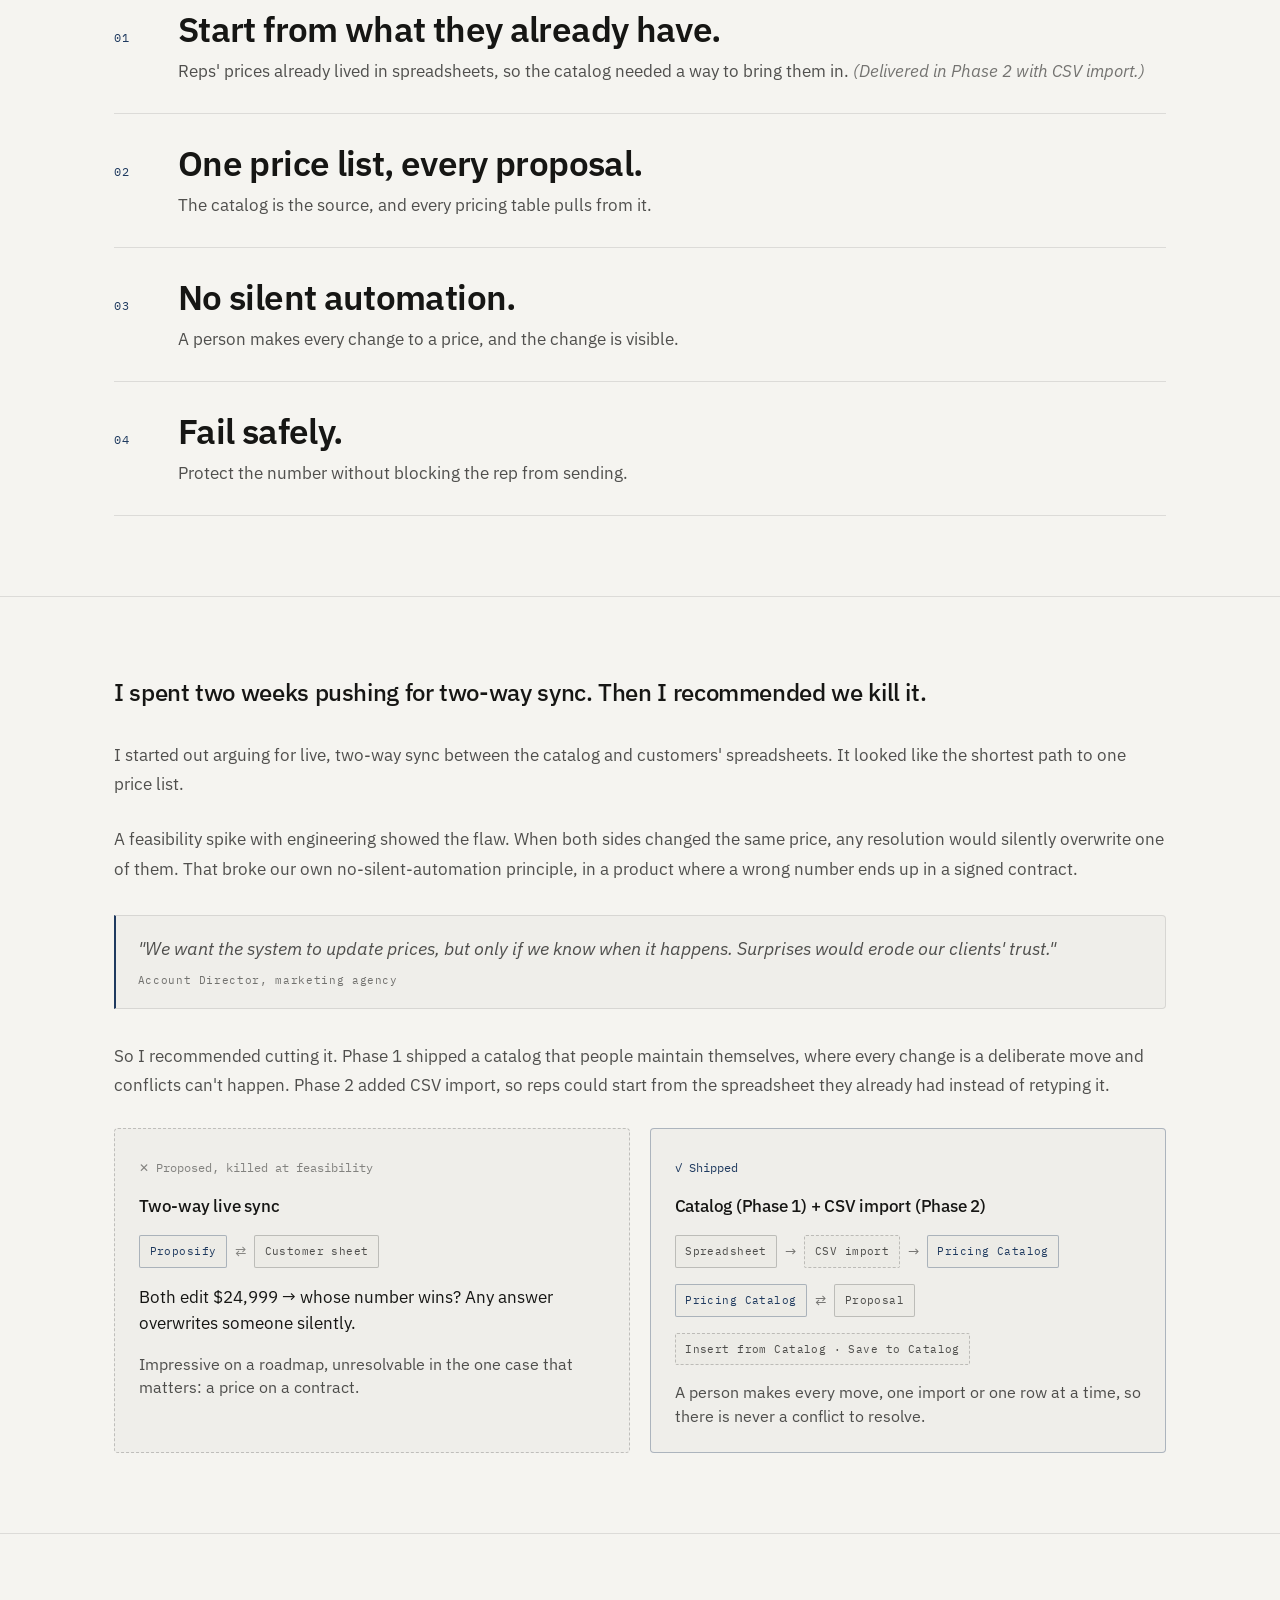
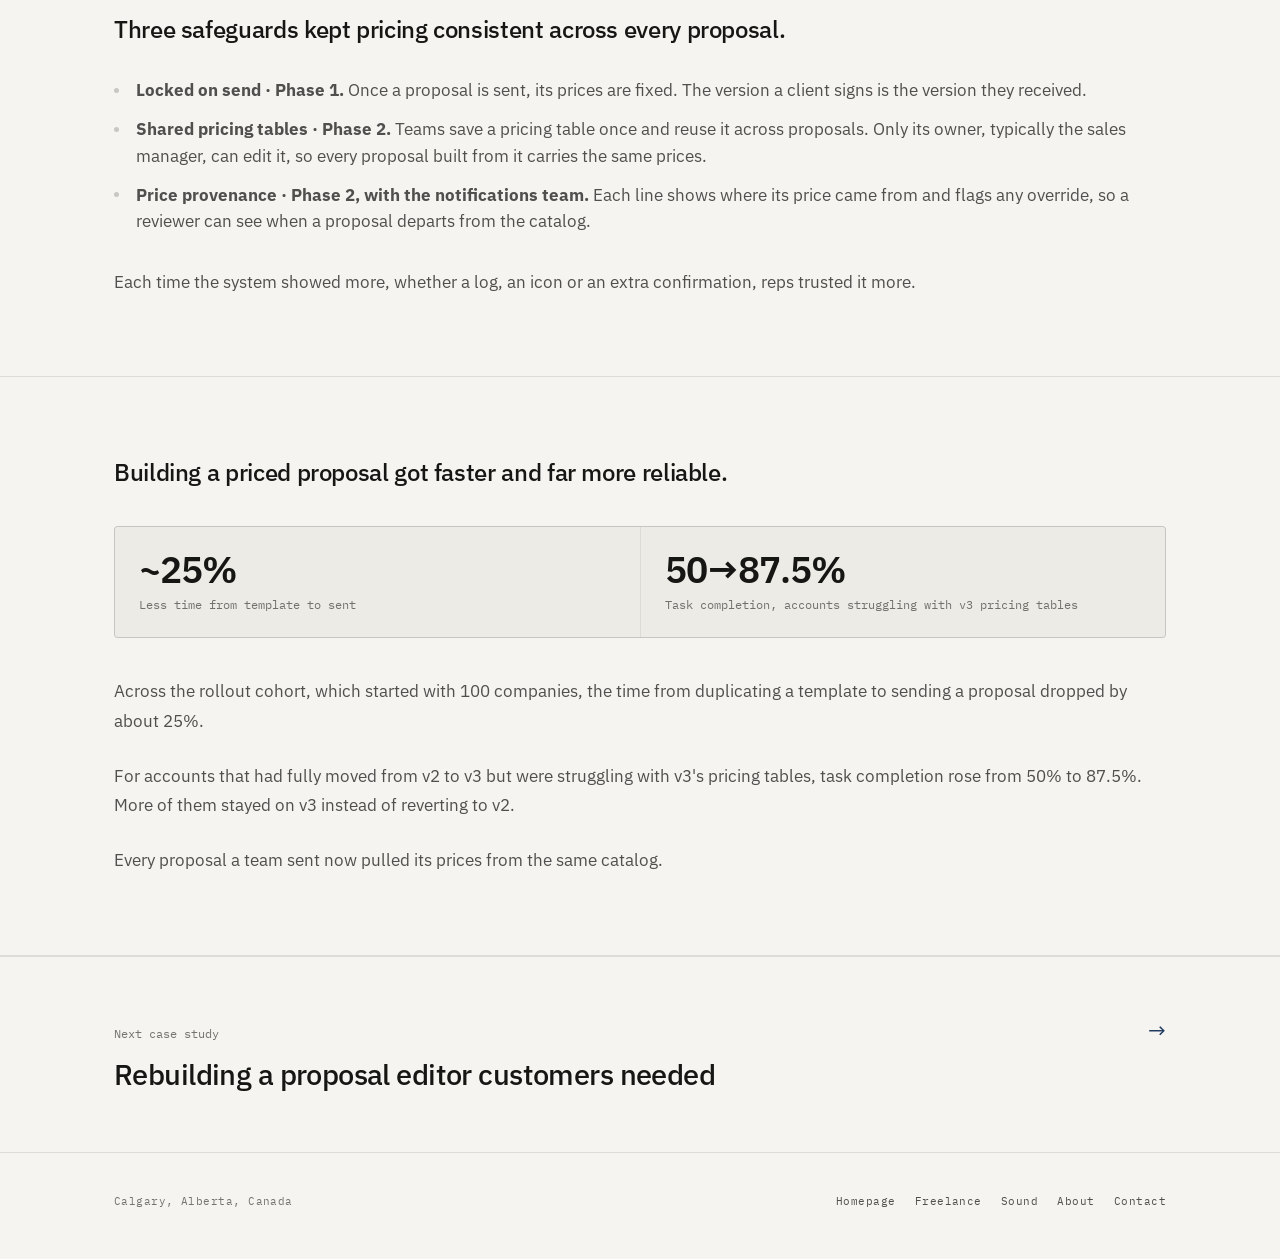
<file: work/proposify-cpq/index.html>
<!doctype html>
<html lang="en-CA">
<head>
<meta charset="utf-8">
<meta name="viewport" content="width=device-width,initial-scale=1">
<title>Proposify CPQ case study · Liam Mackenzie</title>
<meta name="description" content="One price list, every proposal. A product design case study by Liam Mackenzie.">
<meta name="author" content="Liam Mackenzie">
<meta name="theme-color" content="#f5f4f0">
<link rel="canonical" href="https://liammackenzie.net/work/proposify-cpq/">

<link rel="icon" href="/assets/icons/favicon.svg" type="image/svg+xml">
<link rel="icon" href="/assets/icons/favicon-32.png" sizes="32x32" type="image/png">
<link rel="apple-touch-icon" href="/assets/icons/apple-touch-icon.png">

<meta property="og:type" content="article">
<meta property="og:site_name" content="Liam Mackenzie">
<meta property="og:title" content="Proposify CPQ case study">
<meta property="og:description" content="One price list, every proposal. A product design case study by Liam Mackenzie.">
<meta property="og:url" content="https://liammackenzie.net/work/proposify-cpq/">
<meta property="og:image" content="https://liammackenzie.net/assets/images/og-image.jpg">
<meta property="og:image:width" content="1200">
<meta property="og:image:height" content="630">
<meta property="og:image:alt" content="The homepage of Liam Mackenzie's portfolio: I make complicated software feel obvious to the people using it.">
<meta name="twitter:card" content="summary_large_image">

<link rel="preconnect" href="https://fonts.googleapis.com">
<link rel="preconnect" href="https://fonts.gstatic.com" crossorigin>
<link rel="stylesheet" href="https://fonts.googleapis.com/css2?family=IBM+Plex+Sans:ital,wght@0,400;0,500;0,600;1,400&family=IBM+Plex+Mono:wght@400;500&display=swap">
<link rel="stylesheet" href="/css/styles.css?v=20261125d">
<script>document.documentElement.classList.add('js');</script>
<script src="/js/main.js?v=20261125" defer></script>
<script type="application/ld+json">
{
  "@context": "https://schema.org",
  "@graph": [
    {
      "@type": "Person",
      "@id": "https://liammackenzie.net/#person",
      "name": "Liam Mackenzie",
      "jobTitle": "Product Designer",
      "url": "https://liammackenzie.net/",
      "image": "https://liammackenzie.net/assets/images/portrait.jpg",
      "address": {
        "@type": "PostalAddress",
        "addressLocality": "Calgary",
        "addressRegion": "AB",
        "addressCountry": "CA"
      },
      "sameAs": [
        "https://www.linkedin.com/in/uxliammac/"
      ],
      "knowsAbout": [
        "Product design",
        "UX design",
        "Design systems",
        "B2B SaaS",
        "Pricing and quoting software"
      ]
    },
    {
      "@type": "Article",
      "headline": "One price list, every proposal.",
      "description": "One price list, every proposal. A product design case study by Liam Mackenzie.",
      "url": "https://liammackenzie.net/work/proposify-cpq/",
      "mainEntityOfPage": "https://liammackenzie.net/work/proposify-cpq/",
      "image": "https://liammackenzie.net/assets/images/og-image.jpg",
      "inLanguage": "en-CA",
      "author": {
        "@id": "https://liammackenzie.net/#person"
      },
      "publisher": {
        "@id": "https://liammackenzie.net/#person"
      },
      "datePublished": "2026-09-23",
      "dateModified": "2026-11-25",
      "about": {
        "@type": "Organization",
        "name": "Proposify"
      }
    },
    {
      "@type": "BreadcrumbList",
      "itemListElement": [
        {
          "@type": "ListItem",
          "position": 1,
          "name": "Home",
          "item": "https://liammackenzie.net/"
        },
        {
          "@type": "ListItem",
          "position": 2,
          "name": "Proposify CPQ case study",
          "item": "https://liammackenzie.net/work/proposify-cpq/"
        }
      ]
    }
  ]
}
</script>
<!-- Google tag (gtag.js) -->
<script async src="https://www.googletagmanager.com/gtag/js?id=G-2KE8CZRSEY"></script>
<script>
  window.dataLayer = window.dataLayer || [];
  function gtag(){dataLayer.push(arguments);}
  gtag('js', new Date());
  gtag('config', 'G-2KE8CZRSEY');
</script>
</head>
<body>

<nav class="site-nav">
  <div class="wrap">
    <a class="brand" href="/">Liam Mackenzie</a>
    <div class="links">
      <a href="/">Homepage</a>
      <div class="dd">
        <button class="dd-btn" type="button" aria-expanded="false" aria-haspopup="true">About <span class="chev" aria-hidden="true">&#9662;</span></button>
        <div class="dd-menu">
          <a href="/about/">Who</a>
          <a href="/freelance/">Freelancing</a>
          <a href="/sound/">My Sound</a>
        </div>
      </div>
      <a href="/contact/">Contact</a>
    </div>
  </div>
</nav>

<main>


<header class="study-hero">
  <div class="wrap col read-wide">
    <p class="eyebrow">Proposify Pricing Catalog, Lead Product Designer.</p>
    <h1 class="rw full" data-rw-now>A pricing library sales teams trust</h1>
    <p class="lede" style="margin-top:1.4rem;max-width:none;">Reps kept their real prices in spreadsheets, so proposals went out with screenshots of price books and out-of-date pricing. The brief was a full CPQ, but customer interviews showed most customers just needed one reliable price list.</p>
    <div class="metrics" style="margin-top:2.1rem;margin-bottom:0;">
      <div class="metric"><span class="n">~25%</span><span class="l">Less time from template to sent</span></div>
      <div class="metric"><span class="n">50→87.5%</span><span class="l">Task completion</span></div>
    </div>
  </div>
</header>

<section class="meta-block reveal">
  <div class="wrap">
    <div>
      <h2 class="mb-h">What I owned</h2>
      <ul class="bullets">
        <li>Customer research: 15 interviews, four with super users at mid-market agencies, plus support tickets</li>
        <li>The CPQ roadmap, co-led with the PM</li>
        <li>Feasibility of external pricing integrations, worked out with engineering</li>
        <li>Catalog architecture and pricing UX, from flows through high-fidelity prototypes</li>
        <li>Rollout, beta, and post-launch evaluation</li>
      </ul>
    </div>
    <div>
      <h2 class="mb-h">Constraints</h2>
      <ul class="bullets">
        <li>Three months to Phase 1</li>
        <li>Team: one PM, four engineers, and me as product design lead</li>
        <li>Customers' real prices lived in spreadsheets Proposify didn't control</li>
        <li>A wrong number ends up in a signed contract</li>
      </ul>
    </div>
  </div>
</section>

<!-- ============ PROBLEM ============ -->
<section class="act problem">
  <div class="wrap col read-wide">
    <h2 class="act-thesis">Our real competitor was the spreadsheet, and the spreadsheet was winning.</h2>

    <p>The v2 pricing library made reps enter every price by hand, even though their price book already lived in a spreadsheet. So they worked around it. Some pasted screenshots of the price book into proposals. Others linked out to a Google Sheet.</p>

    <p>Nobody downstream could tell which price was current. The same product went out at different prices across one sales team, with nothing in Proposify to keep them in line.</p>

    <blockquote>"I discovered two reps were quoting different prices for the same product. There was no way to enforce consistency."<cite>VP Sales, B2B services provider</cite></blockquote>
  </div>

  <div class="wrap">
    <figure class="fig reveal">
      <div class="fig-body">
        <div class="mock">
          <div class="mock-main" style="padding:1.2rem 1.3rem;">
            <div class="mock-title" style="margin-bottom:.2rem;">Price book.xlsx</div>
            <div class="mock-desc" style="margin-bottom:1rem;">Pasted into a proposal as a screenshot</div>
            <table class="mock-table">
              <tr><th>Item</th><th>List</th><th>Rep discount</th><th>Quoted</th></tr>
              <tr><td><span class="cell-main">Enterprise License</span></td><td>$24,999</td><td>15%</td><td>$21,249</td></tr>
              <tr><td><span class="cell-main">Enterprise License</span><span class="cell-sub">Same product, different rep</span></td><td>$24,999</td><td>28%</td><td><span class="mock-pill is-warning">$17,999</span></td></tr>
            </table>
          </div>
        </div>
      </div>
    </figure>
  </div>
</section>

<!-- ============ SCOPE ============ -->
<section class="act scope">
  <div class="wrap col read-wide">
    <h2 class="act-thesis">Most customers didn't need CPQ. They needed one price list.</h2>

    <p>The original brief was a full CPQ: configuration, pricing, quoting, approvals and guided selling. Fifteen customer interviews, including four with super users at mid-market agencies, showed two different groups behind that brief.</p>

    <p>A minority were large franchises that needed pricing logic set up for their industry. Most were agencies that needed one reliable catalog to quote from. Building franchise logic first would have made most customers wait for features they didn't need.</p>

    <p>The PM and I co-led the CPQ roadmap. I brought the research case for narrowing Phase 1 to a pricing catalog, with the rest of CPQ lined up behind it as development resources came free.</p>
  </div>

  <div class="wrap">
    <figure class="fig reveal">
      <div class="fig-body">
        <div class="decision">
          <div class="dp segment">
            <span class="tag">A minority of customers</span>
            <h3>Large franchises</h3>
            <p>Needed industry-specific pricing logic: configuration rules set up for how their industry sells.</p>
          </div>
          <div class="dp shipped">
            <span class="tag">✓ Most customers · Phase 1 focus</span>
            <h3>Agencies</h3>
            <p>Needed one reliable price list that every proposal quotes from.</p>
          </div>
        </div>
      </div>
    </figure>
  </div>
</section>

<!-- ============ KEY PRODUCT DECISION ============ -->
<section class="act decision-act">
  <div class="wrap col read-wide">
    <h2 class="act-thesis">We cut a full CPQ brief down to the part nobody trusted: the price.</h2>

    <p>The brief was a full CPQ product: configuration, pricing, quoting, approvals and guided selling. Four sprints of interviews argued against building it that way. Reps weren't losing time to configuration logic; they were losing it to not trusting the price they started from. So Phase 1 narrowed to the Pricing Catalog, with the rest of CPQ to follow on top of it.</p>
  </div>

  <div class="wrap">
    <figure class="fig reveal">
      <div class="fig-body">
        <div class="mock">
          <div class="mock-app">
            <div class="mock-side">
              <div class="mock-brand">Pricing Library</div>
              <div class="mock-nav-item on">Products</div>
              <div class="mock-nav-item">Bundles</div>
              <div class="mock-nav-item">Approvals</div>
              <div class="mock-nav-item">Analytics</div>
            </div>
            <div class="mock-main">
              <div class="mock-back"><span class="bk" aria-hidden="true">&#8592;</span><div><div class="mock-title">Enterprise Platform License</div>
              <div class="mock-desc">SKU: EPL-001</div></div></div>
              <div class="mock-tabs">
                <span class="on">Details</span><span>Add-ons</span><span>Dependencies</span><span>Volume Pricing</span><span>Bundles</span><span>Permissions</span>
              </div>
              <table class="mock-table">
                <tr><th>Field</th><th>Value</th></tr>
                <tr><td>Cost</td><td>$8,000</td></tr>
                <tr><td>List Price</td><td>$24,999 <span class="mock-pill">Suggested: $11,200 avg.</span></td></tr>
                <tr><td>Default Quantity</td><td>1</td></tr>
                <tr><td>Lock Price</td><td>Enabled</td></tr>
              </table>
            </div>
          </div>
        </div>
      </div>
    </figure>
  </div>
</section>

<!-- ============ PRINCIPLES ============ -->
<section class="act learned">
  <div class="wrap col read-wide">
    <h2 class="act-thesis">Four principles the cut committed us to.</h2>

    <ol class="principles">
      <li><span class="pn">01</span><div><span class="pt">Start from what they already have.</span><span class="pd">Reps' prices already lived in spreadsheets, so the catalog needed a way to bring them in. <em>(Delivered in Phase 2 with CSV import.)</em></span></div></li>
      <li><span class="pn">02</span><div><span class="pt">One price list, every proposal.</span><span class="pd">The catalog is the source, and every pricing table pulls from it.</span></div></li>
      <li><span class="pn">03</span><div><span class="pt">No silent automation.</span><span class="pd">A person makes every change to a price, and the change is visible.</span></div></li>
      <li><span class="pn">04</span><div><span class="pt">Fail safely.</span><span class="pd">Protect the number without blocking the rep from sending.</span></div></li>
    </ol>
  </div>
</section>

<!-- ============ KEY TRADE-OFF ============ -->
<section class="act tradeoff">
  <div class="wrap col read-wide">
    <h2 class="act-thesis">I spent two weeks pushing for two-way sync. Then I recommended we kill it.</h2>

    <p>I started out arguing for live, two-way sync between the catalog and customers' spreadsheets. It looked like the shortest path to one price list.</p>

    <p>A feasibility spike with engineering showed the flaw. When both sides changed the same price, any resolution would silently overwrite one of them. That broke our own no-silent-automation principle, in a product where a wrong number ends up in a signed contract.</p>

    <blockquote>"We want the system to update prices, but only if we know when it happens. Surprises would erode our clients' trust."<cite>Account Director, marketing agency</cite></blockquote>

    <p>So I recommended cutting it. Phase 1 shipped a catalog that people maintain themselves, where every change is a deliberate move and conflicts can't happen. Phase 2 added CSV import, so reps could start from the spreadsheet they already had instead of retyping it.</p>
  </div>

  <div class="wrap">
    <figure class="fig reveal">
      <div class="fig-body">
        <div class="decision">
          <div class="dp killed">
            <span class="tag">✕ Proposed, killed at feasibility</span>
            <h3>Two-way live sync</h3>
            <div class="flow">
              <span class="node sys">Proposify</span>
              <span class="ar two">⇄</span>
              <span class="node">Customer sheet</span>
            </div>
            <span class="clash">Both edit $24,999 → whose number wins? Any answer overwrites someone silently.</span>
            <p style="margin-top:1rem;">Impressive on a roadmap, unresolvable in the one case that matters: a price on a contract.</p>
          </div>
          <div class="dp shipped">
            <span class="tag">✓ Shipped</span>
            <h3>Catalog (Phase 1) + CSV import (Phase 2)</h3>
            <div class="flow">
              <span class="node">Spreadsheet</span>
              <span class="ar">→</span>
              <span class="node" style="border-style:dashed;">CSV import</span>
              <span class="ar">→</span>
              <span class="node sys">Pricing Catalog</span>
            </div>
            <div class="flow" style="margin-top:.2rem;">
              <span class="node sys">Pricing Catalog</span>
              <span class="ar">⇄</span>
              <span class="node">Proposal</span>
            </div>
            <div class="flow" style="margin-top:.2rem;">
              <span class="node" style="border-style:dashed;">Insert from Catalog · Save to Catalog</span>
            </div>
            <p style="margin-top:1rem;">A person makes every move, one import or one row at a time, so there is never a conflict to resolve.</p>
          </div>
        </div>
      </div>
    </figure>
  </div>
</section>

<!-- ============ SAFEGUARDS ============ -->
<section class="act trust">
  <div class="wrap col read-wide">
    <h2 class="act-thesis">Three safeguards kept pricing consistent across every proposal.</h2>

    <ul class="bullets">
      <li><strong>Locked on send · Phase 1.</strong> Once a proposal is sent, its prices are fixed. The version a client signs is the version they received.</li>
      <li><strong>Shared pricing tables · Phase 2.</strong> Teams save a pricing table once and reuse it across proposals. Only its owner, typically the sales manager, can edit it, so every proposal built from it carries the same prices.</li>
      <li><strong>Price provenance · Phase 2, with the notifications team.</strong> Each line shows where its price came from and flags any override, so a reviewer can see when a proposal departs from the catalog.</li>
    </ul>

    <p>Each time the system showed more, whether a log, an icon or an extra confirmation, reps trusted it more.</p>
  </div>
</section>

<!-- ============ OUTCOME ============ -->
<section class="act impact">
  <div class="wrap col read-wide">
    <h2 class="act-thesis">Building a priced proposal got faster and far more reliable.</h2>
  </div>

  <div class="wrap">
    <div class="impact-grid reveal">
      <div class="cell"><span class="n">~25%</span><span class="l">Less time from template to sent</span></div>
      <div class="cell"><span class="n">50→87.5%</span><span class="l">Task completion, accounts struggling with v3 pricing tables</span></div>
    </div>
  </div>

  <div class="wrap col read-wide">
    <p>Across the rollout cohort, which started with 100 companies, the time from duplicating a template to sending a proposal dropped by about 25%.</p>

    <p>For accounts that had fully moved from v2 to v3 but were struggling with v3's pricing tables, task completion rose from 50% to 87.5%. More of them stayed on v3 instead of reverting to v2.</p>

    <p>Every proposal a team sent now pulled its prices from the same catalog.</p>
  </div>
</section>

<section class="next">
  <div class="wrap">
    <a href="/work/proposify-editor/">
      <div>
        <p class="eyebrow">Next case study</p>
        <h3>Rebuilding a proposal editor customers needed</h3>
      </div>
      <span class="arrow">→</span>
    </a>
  </div>
</section>

</main>

<footer class="site-footer">
  <div class="wrap">
    <span>Calgary, Alberta, Canada</span>
    <div class="links">
      <a href="/">Homepage</a>
      <a href="/freelance/">Freelance</a>
      <a href="/sound/">Sound</a>
      <a href="/about/">About</a>
      <a href="/contact/">Contact</a>
    </div>
  </div>
</footer>

</body>
</html>
</file>
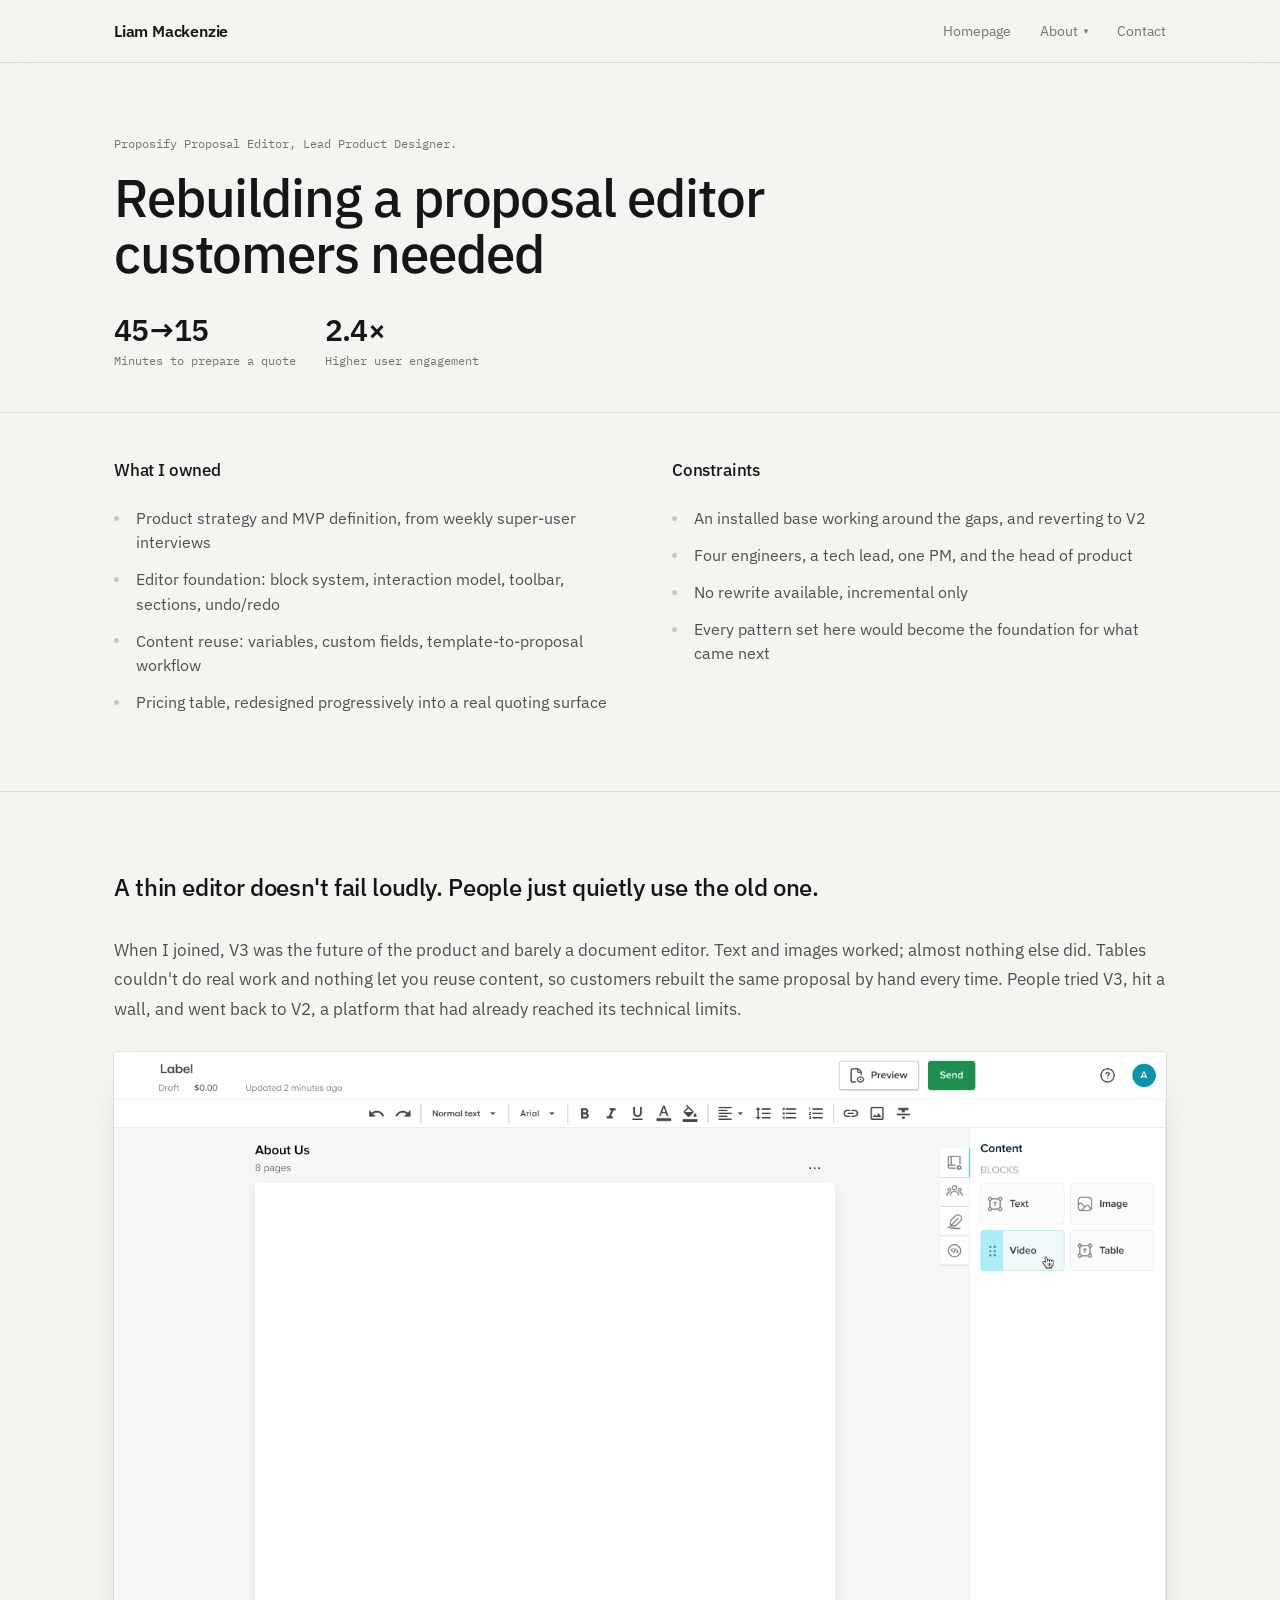
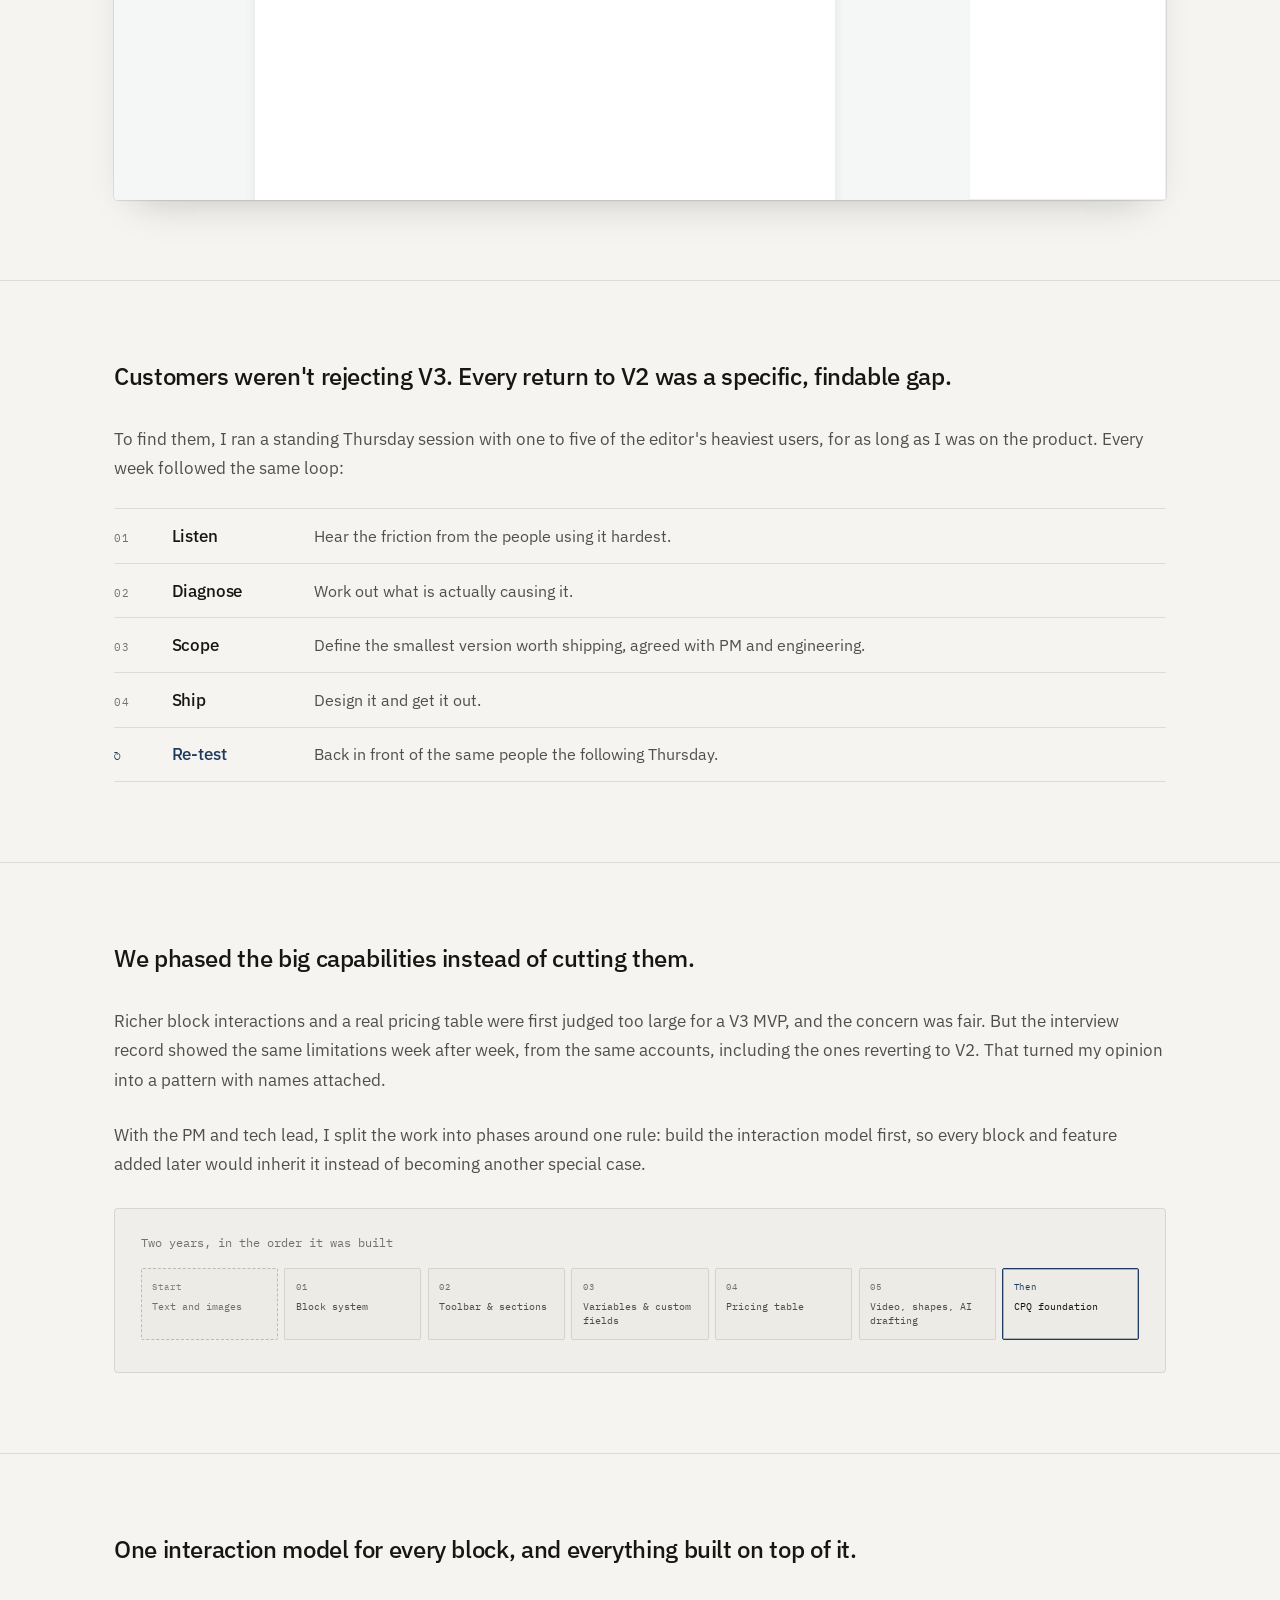
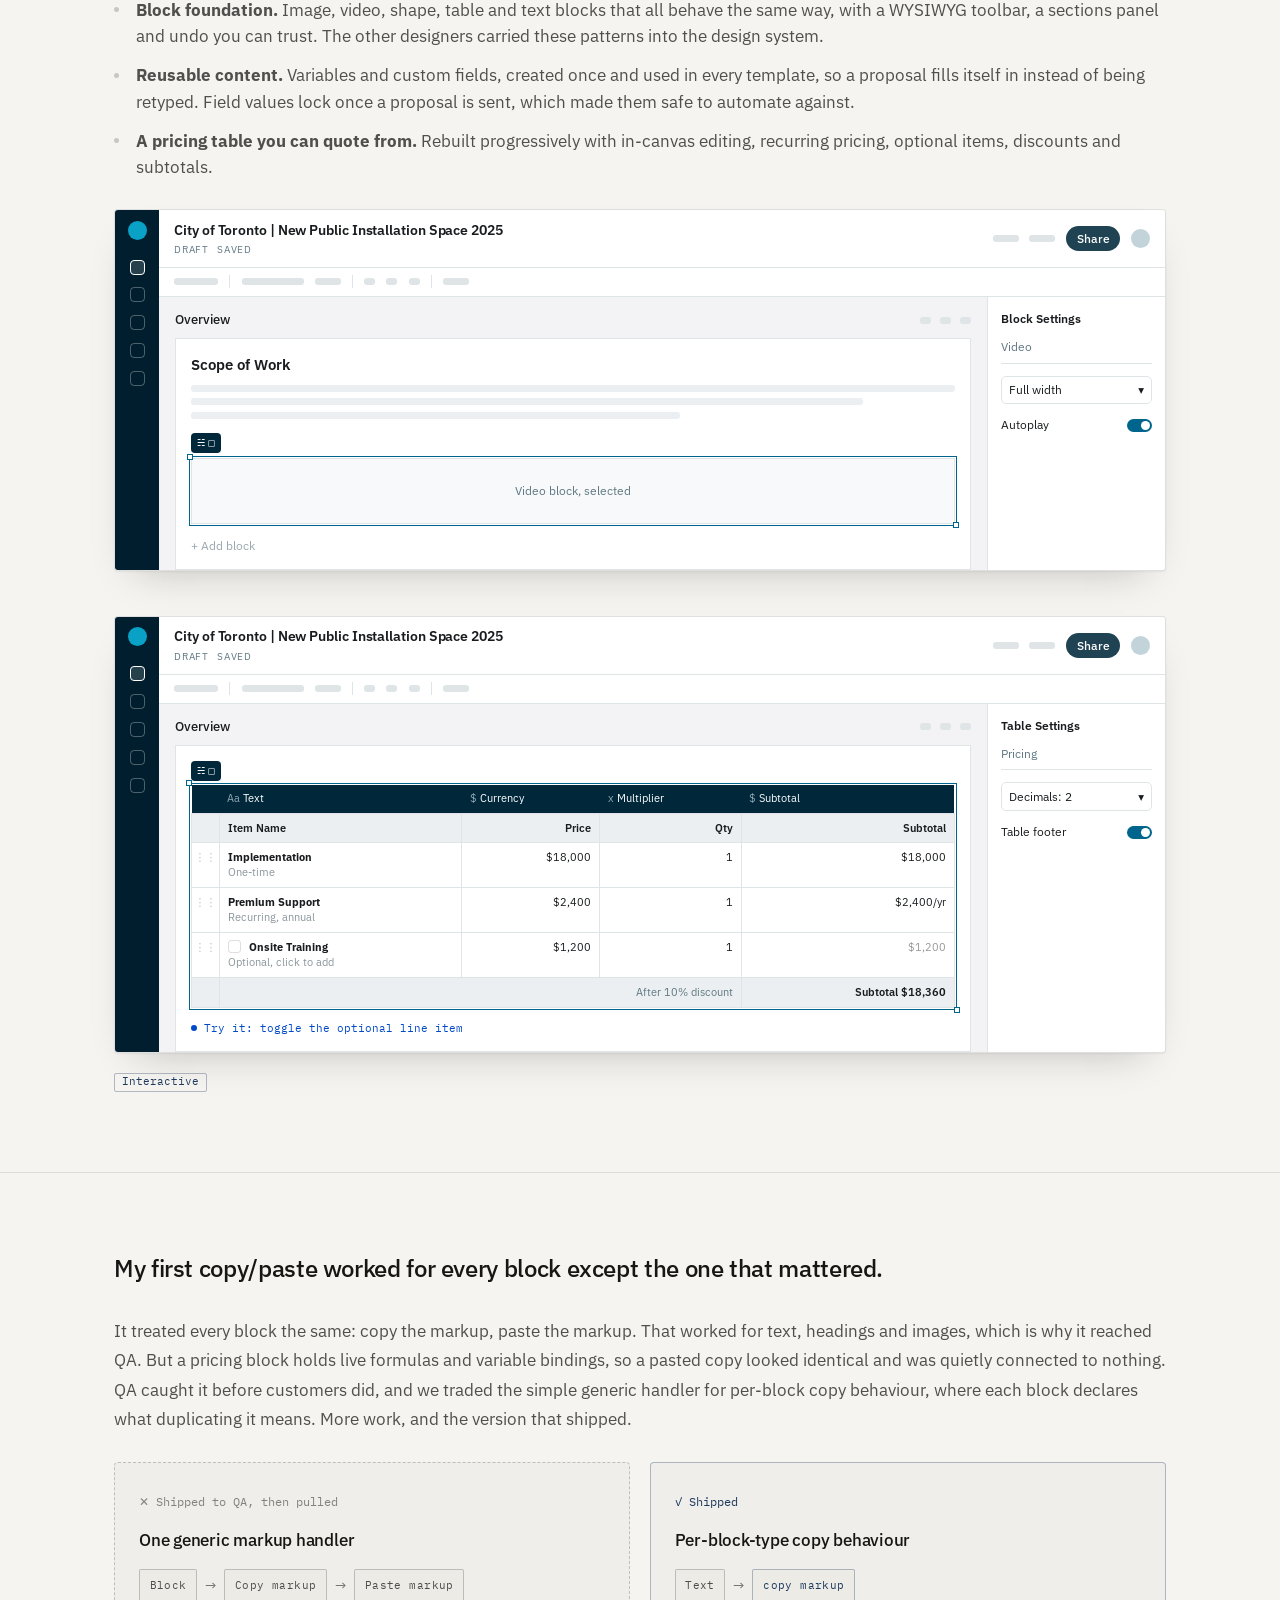
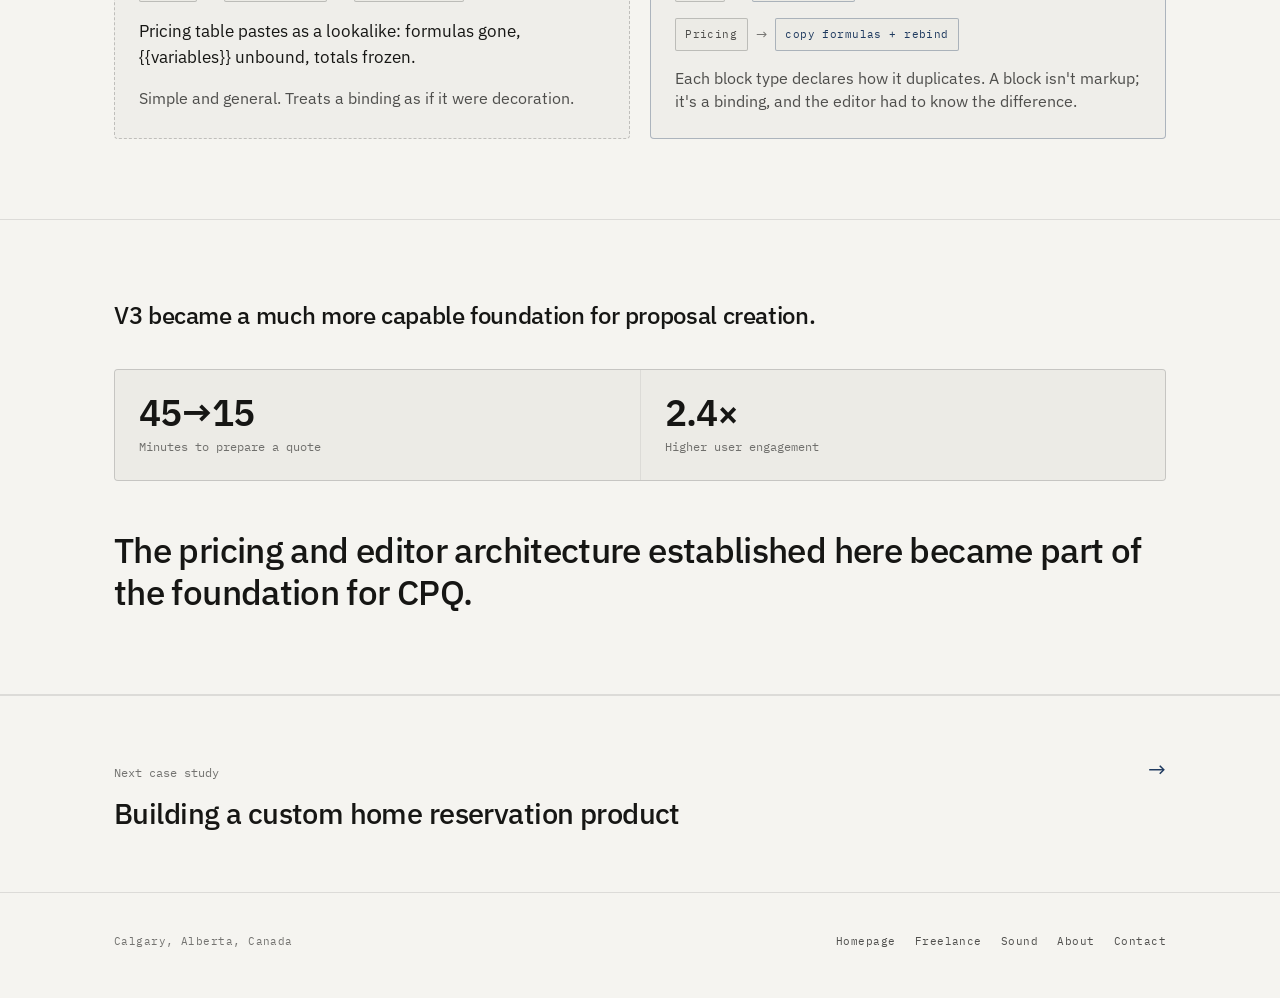
<file: work/proposify-editor/index.html>
<!doctype html>
<html lang="en-CA">
<head>
<meta charset="utf-8">
<meta name="viewport" content="width=device-width,initial-scale=1">
<title>Proposify proposal editor case study · Liam Mackenzie</title>
<meta name="description" content="Rebuilding a proposal editor customers needed. A product design case study by Liam Mackenzie.">
<meta name="author" content="Liam Mackenzie">
<meta name="theme-color" content="#f5f4f0">
<link rel="canonical" href="https://liammackenzie.net/work/proposify-editor/">

<link rel="icon" href="/assets/icons/favicon.svg" type="image/svg+xml">
<link rel="icon" href="/assets/icons/favicon-32.png" sizes="32x32" type="image/png">
<link rel="apple-touch-icon" href="/assets/icons/apple-touch-icon.png">

<meta property="og:type" content="article">
<meta property="og:site_name" content="Liam Mackenzie">
<meta property="og:title" content="Proposify proposal editor case study">
<meta property="og:description" content="Rebuilding a proposal editor customers needed. A product design case study by Liam Mackenzie.">
<meta property="og:url" content="https://liammackenzie.net/work/proposify-editor/">
<meta property="og:image" content="https://liammackenzie.net/assets/images/og-image.jpg">
<meta property="og:image:width" content="1200">
<meta property="og:image:height" content="630">
<meta property="og:image:alt" content="The homepage of Liam Mackenzie's portfolio: I make complicated software feel obvious to the people using it.">
<meta name="twitter:card" content="summary_large_image">

<link rel="preconnect" href="https://fonts.googleapis.com">
<link rel="preconnect" href="https://fonts.gstatic.com" crossorigin>
<link rel="stylesheet" href="https://fonts.googleapis.com/css2?family=IBM+Plex+Sans:ital,wght@0,400;0,500;0,600;1,400&family=IBM+Plex+Mono:wght@400;500&display=swap">
<link rel="stylesheet" href="/css/styles.css">
<script>document.documentElement.classList.add('js');</script>
<script src="/js/main.js" defer></script>
<script type="application/ld+json">
{
  "@context": "https://schema.org",
  "@graph": [
    {
      "@type": "Person",
      "@id": "https://liammackenzie.net/#person",
      "name": "Liam Mackenzie",
      "jobTitle": "Product Designer",
      "url": "https://liammackenzie.net/",
      "image": "https://liammackenzie.net/assets/images/portrait.jpg",
      "address": {
        "@type": "PostalAddress",
        "addressLocality": "Calgary",
        "addressRegion": "AB",
        "addressCountry": "CA"
      },
      "sameAs": [
        "https://www.linkedin.com/in/uxliammac/"
      ],
      "knowsAbout": [
        "Product design",
        "UX design",
        "Design systems",
        "B2B SaaS",
        "Pricing and quoting software"
      ]
    },
    {
      "@type": "Article",
      "headline": "Rebuilding a proposal editor customers needed",
      "description": "Rebuilding a proposal editor customers needed. A product design case study by Liam Mackenzie.",
      "url": "https://liammackenzie.net/work/proposify-editor/",
      "mainEntityOfPage": "https://liammackenzie.net/work/proposify-editor/",
      "image": "https://liammackenzie.net/assets/images/og-image.jpg",
      "inLanguage": "en-CA",
      "author": {
        "@id": "https://liammackenzie.net/#person"
      },
      "publisher": {
        "@id": "https://liammackenzie.net/#person"
      },
      "datePublished": "2026-09-23",
      "dateModified": "2026-10-01",
      "about": {
        "@type": "Organization",
        "name": "Proposify"
      }
    },
    {
      "@type": "BreadcrumbList",
      "itemListElement": [
        {
          "@type": "ListItem",
          "position": 1,
          "name": "Home",
          "item": "https://liammackenzie.net/"
        },
        {
          "@type": "ListItem",
          "position": 2,
          "name": "Proposify proposal editor case study",
          "item": "https://liammackenzie.net/work/proposify-editor/"
        }
      ]
    }
  ]
}
</script>
<!-- Google tag (gtag.js) -->
<script async src="https://www.googletagmanager.com/gtag/js?id=G-2KE8CZRSEY"></script>
<script>
  window.dataLayer = window.dataLayer || [];
  function gtag(){dataLayer.push(arguments);}
  gtag('js', new Date());
  gtag('config', 'G-2KE8CZRSEY');
</script>
</head>
<body>

<nav class="site-nav">
  <div class="wrap">
    <a class="brand" href="/">Liam Mackenzie</a>
    <div class="links">
      <a href="/">Homepage</a>
      <div class="dd">
        <button class="dd-btn" type="button" aria-expanded="false" aria-haspopup="true">About <span class="chev" aria-hidden="true">&#9662;</span></button>
        <div class="dd-menu">
          <a href="/about/">Who</a>
          <a href="/freelance/">Freelancing</a>
          <a href="/sound/">My Sound</a>
        </div>
      </div>
      <a href="/contact/">Contact</a>
    </div>
  </div>
</nav>

<main>


<header class="study-hero">
  <div class="wrap col read-wide">
    <p class="eyebrow">Proposify Proposal Editor, Lead Product Designer.</p>
    <h1 class="rw full" data-rw-now>Rebuilding a proposal editor<br>customers needed</h1>
    <div class="metrics" style="margin-top:2.1rem;margin-bottom:0;">
      <div class="metric"><span class="n">45→15</span><span class="l">Minutes to prepare a quote</span></div>
      <div class="metric"><span class="n">2.4×</span><span class="l">Higher user engagement</span></div>
    </div>
  </div>
</header>

<section class="meta-block reveal">
  <div class="wrap">
    <div>
      <h2 class="mb-h">What I owned</h2>
      <ul class="bullets">
        <li>Product strategy and MVP definition, from weekly super-user interviews</li>
        <li>Editor foundation: block system, interaction model, toolbar, sections, undo/redo</li>
        <li>Content reuse: variables, custom fields, template-to-proposal workflow</li>
        <li>Pricing table, redesigned progressively into a real quoting surface</li>
      </ul>
    </div>
    <div>
      <h2 class="mb-h">Constraints</h2>
      <ul class="bullets">
        <li>An installed base working around the gaps, and reverting to V2</li>
        <li>Four engineers, a tech lead, one PM, and the head of product</li>
        <li>No rewrite available, incremental only</li>
        <li>Every pattern set here would become the foundation for what came next</li>
      </ul>
    </div>
  </div>
</section>

<!-- ============ PROBLEM ============ -->
<section class="act problem">
  <div class="wrap col read-wide">
    <h2 class="act-thesis">A thin editor doesn't fail loudly. People just quietly use the old one.</h2>

    <p>When I joined, V3 was the future of the product and barely a document editor. Text and images worked; almost nothing else did. Tables couldn't do real work and nothing let you reuse content, so customers rebuilt the same proposal by hand every time. People tried V3, hit a wall, and went back to V2, a platform that had already reached its technical limits.</p>
  </div>

  <div class="wrap">
    <figure class="fig reveal">
      <div class="fig-body">
        <div class="shot-img">
          <img src="/assets/images/editor-before.png" width="1440" height="1024" loading="lazy" decoding="async" alt="The proposal editor before the rebuild: an empty white page titled About Us, a formatting toolbar across the top, and a Content panel on the right offering only four blocks: Text, Image, Video and Table.">
        </div>
      </div>
    </figure>
  </div>
</section>

<!-- ============ WHAT WE LEARNED ============ -->
<section class="act learned">
  <div class="wrap col read-wide">
    <h2 class="act-thesis">Customers weren't rejecting V3. Every return to V2 was a specific, findable gap.</h2>

    <p>To find them, I ran a standing Thursday session with one to five of the editor's heaviest users, for as long as I was on the product. Every week followed the same loop:</p>

    <ol class="loop">
      <li><span class="ln">01</span><span class="lt">Listen</span><span class="ld">Hear the friction from the people using it hardest.</span></li>
      <li><span class="ln">02</span><span class="lt">Diagnose</span><span class="ld">Work out what is actually causing it.</span></li>
      <li><span class="ln">03</span><span class="lt">Scope</span><span class="ld">Define the smallest version worth shipping, agreed with PM and engineering.</span></li>
      <li><span class="ln">04</span><span class="lt">Ship</span><span class="ld">Design it and get it out.</span></li>
      <li class="again"><span class="ln">&#8635;</span><span class="lt">Re-test</span><span class="ld">Back in front of the same people the following Thursday.</span></li>
    </ol>
  </div>
</section>

<!-- ============ KEY PRODUCT DECISION ============ -->
<section class="act decision-act">
  <div class="wrap col read-wide">
    <h2 class="act-thesis">We phased the big capabilities instead of cutting them.</h2>

    <p>Richer block interactions and a real pricing table were first judged too large for a V3 MVP, and the concern was fair. But the interview record showed the same limitations week after week, from the same accounts, including the ones reverting to V2. That turned my opinion into a pattern with names attached.</p>

    <p>With the PM and tech lead, I split the work into phases around one rule: build the interaction model first, so every block and feature added later would inherit it instead of becoming another special case.</p>
  </div>

  <div class="wrap">
    <figure class="fig reveal">
      <div class="fig-body">
        <div class="journey">
          <div class="jlabel">Two years, in the order it was built</div>
          <div class="jsteps">
            <div class="jstep buried"><span class="sn">Start</span>Text and images</div>
            <div class="jstep"><span class="sn">01</span>Block system</div>
            <div class="jstep"><span class="sn">02</span>Toolbar &amp; sections</div>
            <div class="jstep"><span class="sn">03</span>Variables &amp; custom fields</div>
            <div class="jstep"><span class="sn">04</span>Pricing table</div>
            <div class="jstep"><span class="sn">05</span>Video, shapes, AI drafting</div>
            <div class="jstep entry"><span class="sn">Then</span>CPQ foundation</div>
          </div>
        </div>
      </div>
    </figure>
  </div>
</section>

<!-- ============ WHAT WE BUILT ============ -->
<section class="act built">
  <div class="wrap col read-wide">
    <h2 class="act-thesis">One interaction model for every block, and everything built on top of it.</h2>

    <ul class="bullets">
      <li><strong>Block foundation.</strong> Image, video, shape, table and text blocks that all behave the same way, with a WYSIWYG toolbar, a sections panel and undo you can trust. The other designers carried these patterns into the design system.</li>
      <li><strong>Reusable content.</strong> Variables and custom fields, created once and used in every template, so a proposal fills itself in instead of being retyped. Field values lock once a proposal is sent, which made them safe to automate against.</li>
      <li><strong>A pricing table you can quote from.</strong> Rebuilt progressively with in-canvas editing, recurring pricing, optional items, discounts and subtotals.</li>
    </ul>
  </div>

  <div class="wrap">
    <figure class="fig reveal">
      <div class="fig-body">
        <div class="mock">
          <div class="mock-editor">
            <div class="ed-rail"><i class="brand"></i><i class="on"></i><i></i><i></i><i></i><i></i></div>
            <div class="ed-top">
              <div>
                <div class="ed-title">City of Toronto | New Public Installation Space 2025</div>
                <div class="ed-meta"><span>Draft</span><span>Saved</span></div>
              </div>
              <div class="ed-actions"><span class="ed-bar w2"></span><span class="ed-bar w2"></span><span class="ed-share">Share</span><span class="ed-avatar"></span></div>
            </div>
            <div class="ed-toolbar">
              <span class="ed-bar w3"></span><span class="sep"></span>
              <span class="ed-bar w4"></span><span class="ed-bar w2"></span><span class="sep"></span>
              <span class="ed-bar w1"></span><span class="ed-bar w1"></span><span class="ed-bar w1"></span><span class="sep"></span>
              <span class="ed-bar w2"></span>
            </div>
            <div class="ed-canvas">
              <div class="ed-section"><span class="name">Overview</span><span class="tools"><span class="ed-bar w1"></span><span class="ed-bar w1"></span><span class="ed-bar w1"></span></span></div>
              <div class="ed-page">
                <div style="font-size:.95rem;font-weight:600;margin-bottom:.6rem;">Scope of Work</div>
                <span class="ed-line" style="width:100%;"></span>
                <span class="ed-line" style="width:88%;"></span>
                <span class="ed-line" style="width:64%;margin-bottom:.9rem;"></span>
                <span class="ed-blocktools">&#9781; &#9723;</span>
                <div class="ed-block" style="height:66px;background:#f7f9fa;border:1px solid var(--ed-line);display:flex;align-items:center;justify-content:center;color:var(--ed-muted);">Video block, selected</div>
                <p style="margin:.9rem 0 0;color:#9aa8ae;">+ Add block</p>
              </div>
            </div>
            <div class="ed-panel">
              <div class="ed-panel-title">Block Settings</div>
              <div class="grp">Video</div>
              <div class="field"><span>Full width</span><span>&#9662;</span></div>
              <div class="row"><span>Autoplay</span><span class="ed-toggle"></span></div>
            </div>
          </div>
        </div>
      </div>
    </figure>
  </div>

  <div class="wrap">
    <figure class="fig reveal">
      <div class="fig-body">
        <div class="mock">
          <div class="mock-editor">
            <div class="ed-rail"><i class="brand"></i><i class="on"></i><i></i><i></i><i></i><i></i></div>
            <div class="ed-top">
              <div>
                <div class="ed-title">City of Toronto | New Public Installation Space 2025</div>
                <div class="ed-meta"><span>Draft</span><span>Saved</span></div>
              </div>
              <div class="ed-actions"><span class="ed-bar w2"></span><span class="ed-bar w2"></span><span class="ed-share">Share</span><span class="ed-avatar"></span></div>
            </div>
            <div class="ed-toolbar">
              <span class="ed-bar w3"></span><span class="sep"></span>
              <span class="ed-bar w4"></span><span class="ed-bar w2"></span><span class="sep"></span>
              <span class="ed-bar w1"></span><span class="ed-bar w1"></span><span class="ed-bar w1"></span><span class="sep"></span>
              <span class="ed-bar w2"></span>
            </div>
            <div class="ed-canvas">
              <div class="ed-section"><span class="name">Overview</span><span class="tools"><span class="ed-bar w1"></span><span class="ed-bar w1"></span><span class="ed-bar w1"></span></span></div>
              <div class="ed-page">
                <span class="ed-blocktools">&#9781; &#9723;</span>
                <div class="ed-block">
                  <table class="ed-table" data-pricing data-discount="0.10">
                    <thead>
                      <tr class="type"><th></th><th><em>Aa</em> Text</th><th><em>$</em> Currency</th><th><em>x</em> Multiplier</th><th><em>$</em> Subtotal</th></tr>
                    </thead>
                    <tbody>
                      <tr class="head"><td class="drag"></td><td>Item Name</td><td class="num">Price</td><td class="num">Qty</td><td class="num">Subtotal</td></tr>
                      <tr data-price="18000"><td class="drag">&#8942;&#8942;</td><td><strong>Implementation</strong><br><span style="color:#8a969c;">One-time</span></td><td class="num">$18,000</td><td class="num">1</td><td class="num">$18,000</td></tr>
                      <tr data-price="2400"><td class="drag">&#8942;&#8942;</td><td><strong>Premium Support</strong><br><span style="color:#8a969c;">Recurring, annual</span></td><td class="num">$2,400</td><td class="num">1</td><td class="num">$2,400/yr</td></tr>
                      <tr data-price="1200" data-optional><td class="drag">&#8942;&#8942;</td><td><span class="opt-toggle"></span><strong>Onsite Training</strong><br><span style="color:#8a969c;">Optional, click to add</span></td><td class="num">$1,200</td><td class="num line-qty">1</td><td class="num line-total">$1,200</td></tr>
                    </tbody>
                    <tfoot>
                      <tr><td class="drag"></td><td colspan="3" class="num" style="color:#5f7883;font-weight:400;">After 10% discount</td><td class="num"><span class="subtotal-val">Subtotal $18,360</span></td></tr>
                    </tfoot>
                  </table>
                </div>
                <p class="mock-hint" style="margin-top:.8rem;">Try it: toggle the optional line item</p>
              </div>
            </div>
            <div class="ed-panel">
              <div class="ed-panel-title">Table Settings</div>
              <div class="grp">Pricing</div>
              <div class="field"><span>Decimals: 2</span><span>&#9662;</span></div>
              <div class="row"><span>Table footer</span><span class="ed-toggle"></span></div>
            </div>
          </div>
        </div>
      </div>
      <figcaption><span class="fig-live">Interactive</span></figcaption>
    </figure>
  </div>
</section>

<!-- ============ KEY TRADE-OFF ============ -->
<section class="act tradeoff">
  <div class="wrap col read-wide">
    <h2 class="act-thesis">My first copy/paste worked for every block except the one that mattered.</h2>

    <p>It treated every block the same: copy the markup, paste the markup. That worked for text, headings and images, which is why it reached QA. But a pricing block holds live formulas and variable bindings, so a pasted copy looked identical and was quietly connected to nothing. QA caught it before customers did, and we traded the simple generic handler for per-block copy behaviour, where each block declares what duplicating it means. More work, and the version that shipped.</p>
  </div>

  <div class="wrap">
    <figure class="fig reveal">
      <div class="fig-body">
        <div class="decision">
          <div class="dp killed">
            <span class="tag">✕ Shipped to QA, then pulled</span>
            <h3>One generic markup handler</h3>
            <div class="flow">
              <span class="node">Block</span>
              <span class="ar">→</span>
              <span class="node">Copy markup</span>
              <span class="ar">→</span>
              <span class="node">Paste markup</span>
            </div>
            <span class="clash">Pricing table pastes as a lookalike: formulas gone, {{variables}} unbound, totals frozen.</span>
            <p style="margin-top:1rem;">Simple and general. Treats a binding as if it were decoration.</p>
          </div>
          <div class="dp shipped">
            <span class="tag">✓ Shipped</span>
            <h3>Per-block-type copy behaviour</h3>
            <div class="flow">
              <span class="node">Text</span>
              <span class="ar">→</span>
              <span class="node sys">copy markup</span>
            </div>
            <div class="flow" style="margin-top:.2rem;">
              <span class="node">Pricing</span>
              <span class="ar">→</span>
              <span class="node sys">copy formulas + rebind</span>
            </div>
            <p style="margin-top:1rem;">Each block type declares how it duplicates. A block isn't markup; it's a binding, and the editor had to know the difference.</p>
          </div>
        </div>
      </div>
    </figure>
  </div>
</section>

<!-- ============ OUTCOME ============ -->
<section class="act impact">
  <div class="wrap col read-wide">
    <h2 class="act-thesis">V3 became a much more capable foundation for proposal creation.</h2>
  </div>

  <div class="wrap">
    <div class="impact-grid reveal">
      <div class="cell"><span class="n">45→15</span><span class="l">Minutes to prepare a quote</span></div>
      <div class="cell"><span class="n">2.4×</span><span class="l">Higher user engagement</span></div>
    </div>
  </div>

  <div class="wrap col read-wide">
    <p class="statement">The pricing and editor architecture established here became part of the foundation for CPQ.</p>
  </div>
</section>

<section class="next">
  <div class="wrap">
    <a href="/work/ownly/">
      <div>
        <p class="eyebrow">Next case study</p>
        <h3>Building a custom home reservation product</h3>
      </div>
      <span class="arrow">→</span>
    </a>
  </div>
</section>

</main>

<footer class="site-footer">
  <div class="wrap">
    <span>Calgary, Alberta, Canada</span>
    <div class="links">
      <a href="/">Homepage</a>
      <a href="/freelance/">Freelance</a>
      <a href="/sound/">Sound</a>
      <a href="/about/">About</a>
      <a href="/contact/">Contact</a>
    </div>
  </div>
</footer>

</body>
</html>
</file>
<file: css/styles.css>
/* =========================================================
   Liam Mackenzie - portfolio
   Hand-written CSS. No framework, no build step.

   PAPER AND INK, ONE ACCENT.
   - Chrome (--bg/--fg/--edge/--ac) is warm off-white paper with
     near-black ink. Hierarchy comes from size, weight and hairlines,
     not from colour or glow.
   - The single accent is a deep ink blue. It means "actionable" and
     nothing else: links, CTAs, the shipped/after side of a comparison.
   - Mockups keep their own light product tokens (--paper/--ink/--sys-*)
     and sit on the page with a hairline rim and a soft, ink-tinted
     shadow so a white screen still reads as an object on paper.

   TYPE: IBM Plex Sans for everything people read; IBM Plex Mono only
   for small data - labels, captions, numbers. Sentence case throughout.

   RADIUS SYSTEM (kept deliberately tight):
     --r-card 4px   panels, cards, mockups, grouped blocks
     --r-sm   2px   inputs, chips, buttons, small nodes
     --r-pill 2px   formerly pill-shaped elements, now squared off
   ========================================================= */
:root{
  color-scheme:light;
  /* ---- chrome: warm paper, near-black ink ---- */
  --bg:#f5f4f0;
  --bg-2:#ecebe6;
  --surface:rgba(22,22,20,.022);
  --surface-2:rgba(22,22,20,.05);
  --edge:rgba(22,22,20,.11);
  --edge-2:rgba(22,22,20,.22);
  --fg:#161614;
  --fg-soft:rgba(22,22,20,.74);
  --fg-faint:rgba(22,22,20,.58);
  --fg-ghost:rgba(22,22,20,.2);

  /* The one chrome accent: ink blue, ~10:1 against --bg. */
  --ac:#1f3a5f;
  --ac-line:rgba(31,58,95,.32);
  --ac-line-2:rgba(31,58,95,.8);
  --ac-soft:rgba(31,58,95,.07);
  --on-ac:#f5f4f0;

  /* Legacy aliases. Every old reference resolves to the one accent or
     to --dead. Killed / before / buried states use --dead, so an
     abandoned idea reads as inert rather than as a second brand colour. */
  --v:var(--ac);
  --b:var(--ac);
  --c:var(--ac);
  --lime:var(--ac);
  --dead:rgba(22,22,20,.5);
  --pink:var(--dead);
  --grad:var(--ac);

  /* ---- mockup layer: light (unchanged, mocks depend on these) ---- */
  --paper:#fff;
  --paper-2:#f4f4f1;
  --paper-warm:#f7f5f0;
  --ink:#0a0a0a;
  --ink-soft:rgba(10,10,10,.66);
  --ink-faint:rgba(10,10,10,.42);
  --line:rgba(10,10,10,.13);
  --blue-50:#eef3fc;
  --blue-100:#dce7f8;
  --blue-200:#b6cdf2;
  --blue-500:#0049c8;
  --blue-600:#003ba3;
  --green-500:#146c2e;
  --green-50:#e7f3ea;
  --amber-500:#8f4a0b;
  --amber-50:#fbefe0;
  --accent:var(--blue-500);
  --accent-soft:rgba(0,73,200,.07);
  --sys-accent:var(--blue-500);
  --sys-accent-weak:var(--blue-50);
  --sys-positive:var(--green-500);
  --sys-positive-weak:var(--green-50);
  --sys-warning:var(--amber-500);
  --sys-warning-weak:var(--amber-50);
  --sys-surface:#fff;
  --sys-surface-alt:#f7f7f4;
  --good:var(--green-500);
  --warn:var(--amber-500);

  --display:'IBM Plex Sans',system-ui,-apple-system,'Segoe UI',Helvetica,Arial,sans-serif;
  --ui:var(--display);
  --mono:'IBM Plex Mono','SF Mono',Consolas,monospace;
  --body:var(--display);

  --r-card:4px;
  --r-sm:2px;
  --r-pill:2px;

  --max:1180px;
  --wide:1400px;
  --col:660px;
  --gutter:clamp(1.25rem,5vw,4rem);

  --ease-out:cubic-bezier(.22,.61,.36,1);
  --ease-spring:cubic-bezier(.34,1.32,.64,1);
  --dur-fast:.18s;
  --dur:.45s;
  --dur-slow:.8s;
}

*,*::before,*::after{box-sizing:border-box;}
html{scroll-behavior:smooth;background:var(--bg);}

:focus-visible{outline:2px solid var(--c);outline-offset:3px;border-radius:3px;}

@media (prefers-reduced-motion:reduce){
  *,*::before,*::after{
    animation-duration:.01ms !important;
    animation-iteration-count:1 !important;
    transition-duration:.01ms !important;
    scroll-behavior:auto !important;
  }
  html.js .reveal,html.js .reveal .mock{opacity:1 !important;transform:none !important;}
  html.js .rw .w{opacity:1 !important;filter:none !important;transform:none !important;}
}

body{
  margin:0;
  background:var(--bg);
  color:var(--fg);
  font-family:var(--ui);
  font-size:17px;
  line-height:1.55;
  -webkit-font-smoothing:antialiased;
  overflow-x:hidden;
}
img{max-width:100%;display:block;}
a{color:inherit;}
ul{margin:0;padding:0;list-style:none;}

.wrap{max-width:var(--max);margin:0 auto;padding-left:var(--gutter);padding-right:var(--gutter);}
.wrap.wide{max-width:var(--wide);}
.col{max-width:var(--col);}
/* Case study columns run the same width as every other container on the
   page: the standard .wrap measure. Note this must name --max rather than
   `none` - .col.read-wide is two classes and beats .wrap's own max-width,
   so `none` removed the 1180px cap entirely and let body copy run the full
   1312px of a 1440 viewport, growing further on a larger monitor. */
.col.read-wide{max-width:var(--max);}

/* =========================================================
   TYPE
   ========================================================= */
h1,h2,h3,h4{font-family:var(--display);font-weight:500;letter-spacing:-0.015em;margin:0;}
.eyebrow{
  font-family:var(--mono);
  font-size:.76rem;
  letter-spacing:0;
  color:var(--fg-faint);
}
.lede{font-size:1.16rem;line-height:1.5;color:var(--fg-soft);}
p{margin:0 0 1.05em;}
p:last-child{margin-bottom:0;}

/* Narrative sits in the same sans as everything else, one step down in
   size. Emphasis comes from italic or weight inside this family, never
   from switching to a second family. */
.prose p:not(.eyebrow):not(.lede):not(.statement):not(.mock-caption):not(.mock-hint),
.act .col > p:not(.eyebrow):not(.lede):not(.statement):not(.mock-caption):not(.mock-hint),
.section .col > p:not(.eyebrow):not(.lede):not(.statement):not(.mock-caption):not(.mock-hint){
  font-size:1.07rem;
  /* Leading and paragraph spacing are set for the full-width measure the
     case studies use. A 1052px line needs more room to track back to than
     the 660px column these numbers were originally written against. The
     act columns never matched this rule at all before, so case study body
     copy was running at 17px/1.55 in full-strength white. */
  line-height:1.72;
  color:var(--fg-soft);
  margin-bottom:1.5em;
}
/* The last block in an act column hands its spacing to the act's own
   padding. Without this, an act that ended on a paragraph or a callout
   kept that element's bottom margin on top of the padding and closed
   ~26-35px looser than an act ending on a figure, which is why the
   case studies didn't share one rhythm. The :not() chain matches the
   rule above so this one wins on specificity. */
.act .col > p:not(.eyebrow):not(.lede):not(.statement):not(.mock-caption):not(.mock-hint):last-child,
.act .col > .callout:last-child,
.act .col > ul:last-child,
.act .col > ol:last-child,
.act .col > ul:last-child > li:last-child{margin-bottom:0;}
/* Text after a figure starts a new beat, so it gets the same room a
   subheading gets (2.8rem) rather than the tighter gap used above a
   figure. The caption then reads as closing the figure, not as the
   first line of the next paragraph. */
.act > .wrap:has(> figure) + .wrap{margin-top:2.8rem;}
/* A heading sits the same distance above whatever it introduces. */
.act h3 + blockquote,
.act h3 + .callout{margin-top:1rem;}

/* Only the narrow prose pages keep a character measure; case study columns
   are governed by .col.read-wide instead. */
.prose p:not(.eyebrow):not(.lede):not(.statement):not(.mock-caption):not(.mock-hint){max-width:65ch;}

.statement{
  font-family:var(--display);
  font-weight:500;
  font-size:clamp(1.5rem,3.4vw,2.2rem);
  line-height:1.22;
  letter-spacing:-0.018em;
  color:var(--fg);
  max-width:24ch;
  margin:clamp(2rem,5vw,3rem) 0;
  text-wrap:balance;
}
.statement.short{max-width:19ch;}
/* Inside a case study, statements and act theses run the same width as the
   body copy around them, so every text block in the column shares one left
   and right edge. The narrower measures above still apply on Freelance and
   Sound, where a statement is a standalone pull quote rather than part of a
   reading column. */
.col.read-wide .statement,
.col.read-wide .statement.short{
  max-width:none;
  /* balance splits a two-line statement into two equal half-width lines,
     which reads as a narrow column even though the box is full width.
     Fill the line instead, and let pretty keep the last line off a widow. */
  text-wrap:pretty;
}

/* Word-by-word reveal. Gated behind html.js so text is never hidden
   if scripting fails. */
html.js .rw .w{
  display:inline-block;
  opacity:0;
  transform:translateY(.16em);
  transition:opacity .5s var(--ease-out),transform .5s var(--ease-out);
  transition-delay:var(--wd,0ms);
}
html.js .rw.in .w{opacity:1;transform:none;}

/* =========================================================
   NAV
   ========================================================= */
.site-nav{
  position:sticky;top:0;z-index:60;
  background:rgba(245,244,240,.82);
  backdrop-filter:blur(14px) saturate(150%);
  border-bottom:1px solid var(--edge);
}
.site-nav .wrap{display:flex;align-items:center;justify-content:space-between;gap:1rem;height:62px;}
.site-nav .brand{
  font-family:var(--display);font-weight:600;font-size:.98rem;
  letter-spacing:-0.013em;text-decoration:none;white-space:nowrap;
}
.site-nav .links{
  display:flex;gap:clamp(.85rem,2.4vw,1.8rem);
  font-family:var(--ui);font-size:.9rem;letter-spacing:0;
}
.site-nav .links a{
  position:relative;text-decoration:none;color:var(--fg-faint);
  padding:.3rem 0;transition:color .18s ease;white-space:nowrap;
}
.site-nav .links a::after{
  content:'';position:absolute;left:0;right:0;bottom:0;height:1px;
  background:var(--ac);transform:scaleX(0);transform-origin:left;
  transition:transform .28s var(--ease-out);
}
.site-nav .links a:hover{color:var(--fg);}
.site-nav .links a:hover::after,
.site-nav .links a.active::after{transform:scaleX(1);}
.site-nav .links a.active{color:var(--fg);}
/* About groups the three pages that answer "who is this": the person,
   the freelance offer, and the music. One trigger, one menu. Opens on
   hover for a fine pointer, on click or tap everywhere, and on keyboard
   focus, so no input method is locked out of it. */
.site-nav .dd{position:relative;}
.site-nav .dd-btn{
  position:relative;display:inline-flex;align-items:center;gap:.35rem;
  font:inherit;letter-spacing:inherit;color:var(--fg-faint);
  background:none;border:0;padding:.3rem 0;cursor:pointer;white-space:nowrap;
  transition:color .18s ease;
}
.site-nav .dd-btn::after{
  content:'';position:absolute;left:0;right:0;bottom:0;height:1px;
  background:var(--ac);transform:scaleX(0);transform-origin:left;
  transition:transform .28s var(--ease-out);
}
.site-nav .dd-btn .chev{font-size:.62em;transition:transform .22s var(--ease-out);}
.site-nav .dd-btn:hover,
.site-nav .dd-btn.active,
.site-nav .dd.open .dd-btn{color:var(--fg);}
.site-nav .dd-btn.active::after{transform:scaleX(1);}
.site-nav .dd.open .chev{transform:rotate(180deg);}
.site-nav .dd-menu{
  position:absolute;top:calc(100% + .7rem);left:-.8rem;z-index:61;
  display:grid;min-width:176px;padding:.35rem;
  background:var(--bg-2);border:1px solid var(--edge-2);border-radius:var(--r-sm);
  box-shadow:0 12px 32px -14px rgba(22,22,20,.22);
  opacity:0;visibility:hidden;transform:translateY(-4px);
  transition:opacity .18s var(--ease-out),transform .18s var(--ease-out),visibility 0s linear .18s;
}
/* bridges the gap between trigger and menu so hover survives the trip */
.site-nav .dd-menu::before{content:'';position:absolute;left:0;right:0;top:-.8rem;height:.8rem;}
.site-nav .dd.open .dd-menu,
.site-nav .dd:focus-within .dd-menu{
  opacity:1;visibility:visible;transform:none;
  transition:opacity .18s var(--ease-out),transform .18s var(--ease-out);
}
@media (hover:hover) and (pointer:fine){
  .site-nav .dd:hover .dd-menu{
    opacity:1;visibility:visible;transform:none;
    transition:opacity .18s var(--ease-out),transform .18s var(--ease-out);
  }
  .site-nav .dd:hover .chev{transform:rotate(180deg);}
}
.site-nav .dd-menu a{
  display:flex;align-items:center;justify-content:space-between;gap:1rem;
  padding:.55rem .7rem;border-radius:var(--r-sm);color:var(--fg-soft);
}
.site-nav .dd-menu a::after{display:none;}
.site-nav .dd-menu a:hover{background:var(--surface-2);color:var(--fg);}
/* The current page is marked the way the top-level links are, by colour
   and a mark rather than a filled row: full-strength text and a small
   accent dot at the end. A filled row read as hover, and an edge bar
   bent around the item's rounded corner. */
.site-nav .dd-menu a.active{color:var(--fg);}
.site-nav .dd-menu a.active::after{
  display:block;content:'';position:static;flex:none;
  width:6px;height:6px;border-radius:50%;background:var(--ac);transform:none;
}@media (max-width:560px){.site-nav .dd-menu{left:50%;transform:translate(-50%,-4px);}
  .site-nav .dd.open .dd-menu,.site-nav .dd:focus-within .dd-menu{transform:translateX(-50%);}}
@media (max-width:620px){.site-nav .links{font-size:.84rem;}}
@media (max-width:560px){
  .site-nav .wrap{flex-wrap:wrap;height:auto;padding-top:.7rem;padding-bottom:.55rem;gap:.45rem;}
  .site-nav .links{width:100%;justify-content:space-between;gap:.4rem;}
}

/* =========================================================
   HERO
   ========================================================= */
/* A full-height opener. The hero was capped short back when it held
   four stacked elements and floated in the middle of the viewport; it
   now holds one headline and two buttons, so it earns the room.
   Capped at 78vh rather than 100vh so the top edge of the work section
   stays visible and the page still reads as scrollable. */
.hero,
.study-hero.opener{
  position:relative;
  display:flex;
  align-items:center;
  min-height:min(78vh,780px);
  padding:clamp(3.5rem,9vw,6.5rem) 0;
  border-bottom:1px solid var(--edge);
  overflow:hidden;
  isolation:isolate;
}
.hero > .wrap,
.study-hero.opener > .wrap{position:relative;z-index:3;width:100%;}

/* THE CRATE.
   Borrowed from the Kallax lab in lab/. A Kallax is a square-cube
   shelf, the thing every vinyl collector's wall is made of, so the
   lattice is already a grid system and already about curation - an
   honest metaphor here rather than a decorative one. This takes one
   layer of it, the rails, and leaves the cells and records behind,
   because it has to sit under a headline rather than be the headline.
   On paper the carcass is a faint ink hairline, which is what the
   rest of this site is built out of anyway. Masked
   so it stays off the left where the type sits and reads strongest
   through the warm part of the field. */
.hero-crate{
  --cell:128px;
  --rail:rgba(22,22,20,.07);
  /* Lighting strength lives in variables because it is ground-relative:
     the same white glow reads far weaker over the Freelance hero's
     lifted base than over the homepage's near-black. */
  --lit:.045;
  --lit-edge:.28;
  position:absolute;inset:0;z-index:1;pointer-events:none;
  overflow:hidden;
  -webkit-mask-image:linear-gradient(100deg,transparent 0%,rgba(0,0,0,.28) 32%,#000 68%,rgba(0,0,0,.55) 100%);
  mask-image:linear-gradient(100deg,transparent 0%,rgba(0,0,0,.28) 32%,#000 68%,rgba(0,0,0,.55) 100%);
}
/* The rails. Overscanned top and bottom so the scroll parallax below
   never drags an edge into view. */
.hero-crate::before{
  content:'';
  position:absolute;inset:-14% 0;
  background:
    repeating-linear-gradient(to right, var(--rail) 0 1px, transparent 1px var(--cell)),
    repeating-linear-gradient(to bottom, var(--rail) 0 1px, transparent 1px var(--cell));
}
/* Parallax on scroll, driven by the native scroll timeline. This site
   does not use scroll listeners - the case-study progress bar was
   converted off one for the same reason - so the shelf moves the same
   way: no JS, no per-frame work, and simply static where the timeline
   is unsupported. */
@supports (animation-timeline:scroll()){
  @media (prefers-reduced-motion:no-preference){
    .hero-crate::before{
      animation:crateDrift linear both;
      animation-timeline:scroll(root block);
      animation-range:0 760px;
    }
  }
}
@keyframes crateDrift{
  from{transform:translate3d(0,0,0);}
  to{transform:translate3d(0,-7%,0);}
}
/* THE CUBES.
   The lab's crate variant is built on one idea, that the pointer is a
   light source and the cubes near it open up. This is that idea and
   only that idea: no sleeves, no spines, no generated cover art, since
   this sits under a headline rather than being the artwork. The cubes
   are built by JS and are purely decorative, so if the script never
   runs you get the lattice above with no lighting rather than a hole. */
.hero-crate .cube{
  --p:0;
  position:absolute;
  width:var(--cell);height:var(--cell);
  background:rgba(22,22,20,var(--lit));
  /* The edge is what makes it read as a cube opening rather than a
     smudge following the cursor. This site is built out of hairlines,
     so the hairline is the thing that should respond. */
  box-shadow:inset 0 0 0 1px rgba(31,58,95,var(--lit-edge));
  opacity:var(--p);
  transition:opacity .4s var(--ease-out);
}

/* The ground is flat paper. The coloured field that used to sit here
   was removed in the paper redesign: the lattice and the pointer-lit
   cubes carry the hero on their own. The Freelance opener shares the
   homepage composition exactly. */
.study-hero.opener .hero-crate{--rail:rgba(22,22,20,.07);}

/* Scrim: keeps the lattice off the left so the headline sits on
   clean paper. */
.hero::after,
.study-hero.opener::after{
  content:'';
  position:absolute;inset:0;z-index:2;pointer-events:none;
  background:linear-gradient(96deg,rgba(245,244,240,.96) 0%,rgba(245,244,240,.7) 34%,rgba(245,244,240,.1) 70%,rgba(245,244,240,0) 100%);
}
.hero h1{
  font-size:clamp(2.05rem,6vw,4.4rem);
  font-weight:500;
  line-height:1.06;
  letter-spacing:-0.024em;
  max-width:24ch;
  text-wrap:balance;
}

/* THE FRAMED OPENER, for Websites.
   The same crate as the homepage, recomposed around a
   centred frame instead of a left-hand headline: a landing page reads
   as one offer, so everything stacks on the middle axis. The frame is
   the nav's own material (paper glass and an --edge-2 hairline at
   card radius), so it belongs to the chrome rather than floating over
   it. With the type centred, the scrim becomes a soft pool behind the
   frame, since there is no longer a left side that needs protecting. */
.hero.center > .wrap{display:flex;justify-content:center;}
.hero.center::after{
  background:radial-gradient(46% 58% at 50% 50%,rgba(245,244,240,.9) 0%,rgba(245,244,240,.5) 60%,rgba(245,244,240,0) 100%);
}
/* The lattice fades out behind the frame and holds at the edges, which
   is the centred version of the homepage's left-to-right mask. */
.hero.center .hero-crate{
  -webkit-mask-image:radial-gradient(70% 80% at 50% 50%,rgba(0,0,0,.18) 0%,rgba(0,0,0,.18) 30%,#000 82%);
  mask-image:radial-gradient(70% 80% at 50% 50%,rgba(0,0,0,.18) 0%,rgba(0,0,0,.18) 30%,#000 82%);
}
.hero-box{
  width:100%;max-width:700px;text-align:center;
  padding:clamp(2rem,5vw,3.2rem) clamp(1.3rem,4vw,3rem);
  background:rgba(245,244,240,.72);
  -webkit-backdrop-filter:blur(12px) saturate(140%);
  backdrop-filter:blur(12px) saturate(140%);
  border:1px solid var(--edge-2);border-radius:var(--r-card);
}
.hero-box .eyebrow{margin:0 0 1.1rem;color:var(--fg-soft);}
.hero.center h1{
  font-size:clamp(1.9rem,4.8vw,3.4rem);line-height:1.06;
  letter-spacing:-0.022em;max-width:18ch;margin:0 auto;
}
.hero-box .lede{max-width:44ch;margin:1.2rem auto 0;}
.hero-box .cta-row{justify-content:center;margin-top:1.9rem;}
/* The platforms, as a row of builder badges under the buttons. Each logo
   is the platform's own lockup in a single colour, the way a "built with"
   badge is drawn: brand palettes would be four new accents, and the
   accent here only ever means "you can act on this". Each logo carries
   its own width, height and fill as attributes rather than rules here:
   heights differ per logo so the four sit at the same optical size, and
   in the markup they hold even when a cached stylesheet from before the
   page existed loads instead of this one - without them the SVGs grow
   to the full column width in solid black. */
.hero-badges{
  display:flex;flex-wrap:wrap;justify-content:center;align-items:center;
  gap:1.1rem clamp(1.4rem,3.6vw,2.3rem);
  margin-top:clamp(1.8rem,4vw,2.4rem);
  color:var(--fg-soft);
  animation:riseIn .85s var(--ease-out) both .5s;
}
.hero-badges li{display:flex;}
.hero-badges svg{display:block;flex:none;}

/* ---------- buttons ---------- */
.cta-row{display:flex;flex-wrap:wrap;gap:.7rem;margin-top:2.1rem;}
.btn{
  display:inline-flex;align-items:center;gap:.5rem;
  font-family:var(--ui);font-size:.92rem;font-weight:500;letter-spacing:0;
  text-decoration:none;white-space:nowrap;
  padding:.78rem 1.25rem;border-radius:var(--r-sm);
  border:1px solid transparent;
  transition:background .2s ease,border-color .2s ease,color .2s ease,transform .12s var(--ease-out);
}
/* Dark text on the accent scores 6.5:1. White on the accent is 3.0:1. */
.btn.primary{background:var(--ac);color:var(--on-ac);font-weight:500;}
.btn.primary:hover{background:#142a47;}
.btn.ghost{border-color:var(--edge-2);color:var(--fg-soft);}
.btn.ghost:hover{border-color:var(--fg-soft);color:var(--fg);}
.btn:active{transform:translateY(1px);}
/* The enquiry form's submit is a real <button>, which brings its own
   line-height and cursor. This puts it back in line with the links. */
button.btn{line-height:inherit;cursor:pointer;}
.btn .arrow{transition:transform .22s var(--ease-out);}
.btn:hover .arrow{transform:translateX(3px);}

/* =========================================================
   SPOTLIGHT CARD - pointer-tracked radial highlight.
   JS sets --mx/--my; if JS never runs the card is still a
   perfectly good bordered card.
   ========================================================= */
.sc{
  position:relative;
  border:1px solid var(--edge);
  border-radius:var(--r-card);
  background:var(--surface);
  overflow:hidden;
  isolation:isolate;
  transition:border-color .3s ease,transform .4s var(--ease-out);
}
.sc::before{
  content:'';position:absolute;inset:0;z-index:0;pointer-events:none;
  background:radial-gradient(380px circle at var(--mx,50%) var(--my,0%),
    rgba(22,22,20,.035),transparent 62%);
  opacity:0;transition:opacity .35s ease;
}
.sc:hover::before{opacity:1;}
.sc:hover{border-color:rgba(22,22,20,.16);}
.sc > *{position:relative;z-index:1;}

/* The top hairline is a light source anchored to the pointer: a full
   width rule, plus a bright segment that sits wherever the cursor is.
   Shares the --mx that already drives the radial above it, so the two
   read as one effect rather than two.

   Accent means actionable, so only a card that navigates gets an
   accent segment. */
.sc::after{
  content:'';position:absolute;left:0;right:0;top:0;height:1px;z-index:2;
  opacity:0;transition:opacity .4s var(--ease-out);
  background:
    radial-gradient(260px 1px at var(--mx,50%) 50%,var(--fg-soft),transparent),
    linear-gradient(90deg,transparent,rgba(22,22,20,.1),transparent);
}
a.sc::after{
  background:
    radial-gradient(260px 1px at var(--mx,50%) 50%,rgba(31,58,95,.45),transparent),
    linear-gradient(90deg,transparent,rgba(22,22,20,.1),transparent);
}
.sc:hover::after{opacity:1;}

/* =========================================================
   CHAPTERS
   ========================================================= */
.chapter{position:relative;padding:clamp(3rem,8vw,5.5rem) 0;border-bottom:1px solid var(--edge);}
.chapter:last-of-type{border-bottom:none;}
/* Section headers stack: headline, then body underneath. No numeral,
   no small explainer floating in a right-hand column. */
.chapter-head{margin-bottom:clamp(2rem,5vw,3rem);}
.chapter-title h2{
  font-size:clamp(1.6rem,3.6vw,2.5rem);line-height:1.1;
  letter-spacing:-0.021em;max-width:20ch;text-wrap:balance;
}
.chapter-title .chapter-lede{
  font-size:1.07rem;line-height:1.6;
  color:var(--fg-soft);max-width:62ch;margin-top:1.1rem;
}
/* The work index heading runs the full container width, so the title
   and its lede share the same right edge as the case cards below. */
.chapter-title.full h2,
.chapter-title.full .chapter-lede{max-width:none;}

/* =========================================================
   BENTO GRID - the work index
   ========================================================= */
.bento{
  display:grid;
  grid-template-columns:repeat(6,1fr);
  gap:clamp(.7rem,1.4vw,1.1rem);
}
.bento > .sc{grid-column:span 6;display:flex;flex-direction:column;text-decoration:none;color:inherit;}
.bento > .sc.wide{grid-column:span 4;}
.bento > .sc.narrow{grid-column:span 2;}
.bento > .sc.half{grid-column:span 3;}
@media (max-width:900px){
  .bento > .sc.wide,.bento > .sc.narrow,.bento > .sc.half{grid-column:span 6;}
}
.bento .pad{padding:clamp(1.2rem,2.4vw,1.7rem);}
.bento .kicker{
  font-family:var(--mono);font-size:.74rem;letter-spacing:0;
  color:var(--fg-faint);display:block;margin-bottom:.85rem;
}
.bento h3{
  font-size:clamp(1.15rem,2.2vw,1.6rem);line-height:1.14;
  letter-spacing:-0.018em;margin-bottom:.7rem;text-wrap:balance;
}
.bento .sub{
  font-size:1rem;line-height:1.55;
  color:var(--fg-soft);margin-bottom:1.1rem;
}
.bento .shot{
  margin-top:auto;padding:0 0 0 clamp(1.2rem,2.4vw,1.7rem);
  overflow:hidden;border-top-left-radius:var(--r-card);
}
.bento .shot .mock{
  margin:0;border-bottom:0;border-right:0;
  border-top-left-radius:var(--r-card);border-bottom-left-radius:0;border-bottom-right-radius:0;
  transform:translateY(6px);
  transition:transform .5s var(--ease-out);
}
.bento > .sc:hover .shot .mock{transform:translateY(0);}

.metrics{display:flex;flex-wrap:wrap;gap:1.2rem 1.8rem;margin-bottom:1.2rem;}
.metric .n{
  display:block;font-family:var(--display);font-weight:600;
  font-size:clamp(1.4rem,2.6vw,1.9rem);letter-spacing:-0.022em;line-height:1;
  color:var(--fg);
}
.metric .l{
  font-family:var(--mono);font-size:.72rem;
  letter-spacing:0;color:var(--fg-faint);margin-top:.4rem;display:block;
}
.see-more{
  font-family:var(--ui);font-size:.95rem;font-weight:500;letter-spacing:0;
  color:var(--ac);text-decoration:none;display:inline-flex;gap:.4rem;align-items:center;
}
.see-more .arrow{display:inline-block;transition:transform .22s var(--ease-out);}
.sc:hover .see-more .arrow,.see-more:hover .arrow{transform:translateX(4px);}

/* =========================================================
   THREE-ACT CASE STUDY: Constraint / Pivot / Impact
   ========================================================= */
.act{
  position:relative;
  padding:clamp(3.2rem,6.5vw,5rem) 0;
  border-bottom:1px solid var(--edge);
}
.act:last-of-type{border-bottom:none;}
/* Prose and figures are separate .wrap children of an act; without this
   they butt together at the mockup's own small margin. */
.act > .wrap + .wrap,
.section > .wrap + .wrap{margin-top:1.8rem;}
.act-head{display:flex;align-items:baseline;gap:1rem;margin-bottom:2.2rem;flex-wrap:wrap;}
.act-n{
  font-family:var(--mono);font-size:.74rem;letter-spacing:0;
  color:var(--fg-faint);border:1px solid var(--edge-2);border-radius:var(--r-pill);padding:.28rem .75rem;
}
.act-head h2{
  font-size:clamp(1.5rem,3.2vw,2.1rem);letter-spacing:-0.020em;line-height:1.1;
}
/* Every act label carries the accent, so the three beats read as one
   system across all three case studies rather than changing colour
   partway through a page. */
.act .act-n{color:var(--ac);border-color:var(--ac-line);}

/* the one-line thesis under each act heading */
.act-thesis{
  font-family:var(--display);font-weight:500;
  font-size:clamp(1.15rem,2.3vw,1.5rem);line-height:1.28;letter-spacing:-0.015em;
  color:var(--fg);max-width:none;margin:0 0 2rem;
}

/* IMPACT metric row */
.impact-grid{
  display:grid;grid-template-columns:repeat(auto-fit,minmax(min(100%,170px),1fr));
  gap:1px;background:var(--edge);border:1px solid var(--edge);border-radius:var(--r-card);overflow:hidden;
  margin:2.4rem 0;
}
.impact-grid .cell{background:var(--bg-2);padding:clamp(1.1rem,2.4vw,1.5rem);}
.impact-grid .cell .n{
  display:block;font-family:var(--display);font-weight:600;
  font-size:clamp(1.6rem,3.4vw,2.3rem);letter-spacing:-0.025em;line-height:1;
  color:var(--fg);
}
.impact-grid .cell .l{
  display:block;font-family:var(--mono);font-size:.72rem;
  letter-spacing:0;color:var(--fg-faint);margin-top:.55rem;line-height:1.4;
}

/* =========================================================
   ARTIFACT: the decision panel (proposed vs shipped)
   ========================================================= */
.decision{
  display:grid;grid-template-columns:1fr 1fr;gap:clamp(.8rem,2vw,1.2rem);
  align-items:stretch;
}
@media (max-width:760px){.decision{grid-template-columns:1fr;}}
.dp{
  border:1px solid var(--edge);border-radius:var(--r-card);
  padding:clamp(1.1rem,2.4vw,1.5rem);background:var(--surface);
  position:relative;overflow:hidden;
}
.dp .tag{
  font-family:var(--mono);font-size:.72rem;letter-spacing:0;
  display:inline-flex;align-items:center;gap:.45rem;margin-bottom:1rem;
}
/* A killed idea reads as inert: dashed edge, muted label. The shipped
   one carries the accent. No second hue needed to tell them apart. */
.dp.killed{border-style:dashed;border-color:var(--edge-2);}
.dp.killed .tag{color:var(--dead);}
.dp.shipped{border-color:var(--ac-line);}
.dp.shipped .tag{color:var(--ac);}
.dp h3,.act .dp h3{font-family:var(--display);font-size:1.05rem;letter-spacing:-0.013em;margin:0 0 .6rem;}
.dp p{font-size:.98rem;line-height:1.5;color:var(--fg-soft);}

/* the little flow diagram inside a decision panel */
.flow{display:flex;align-items:center;gap:.5rem;flex-wrap:wrap;margin:1rem 0;}
.flow .node{
  font-family:var(--mono);font-size:.66rem;letter-spacing:.04em;
  border:1px solid var(--edge-2);border-radius:var(--r-sm);padding:.45rem .6rem;
  color:var(--fg-soft);background:var(--bg-2);white-space:nowrap;
}
.flow .node.sys{color:var(--ac);border-color:var(--ac-line);}
.flow .ar{color:var(--fg-faint);font-size:.85rem;flex:none;}
.flow .ar.two{color:var(--dead);}
.flow .clash{
  font-family:var(--mono);font-size:.62rem;letter-spacing:.06em;
  color:var(--dead);border:1px dashed var(--edge-2);border-radius:var(--r-sm);
  padding:.4rem .6rem;margin-top:.6rem;display:inline-block;
}

/* Phase strip: the decision panel stretched to four columns. Phase 1
   carries the accent; "Later" is dashed because it has not shipped. */
.decision.phases{grid-template-columns:repeat(4,1fr);}
@media (max-width:900px){.decision.phases{grid-template-columns:1fr 1fr;}}
@media (max-width:520px){.decision.phases{grid-template-columns:1fr;}}
.dp .tag{color:var(--fg-faint);}
.dp.later{border-style:dashed;border-color:var(--edge-2);}
.phase-list{list-style:none;margin:0;padding:0;font-size:.92rem;line-height:1.45;color:var(--fg-soft);}
.phase-list li + li{margin-top:.45rem;}
.phase-list li.q{color:var(--fg-faint);font-size:.82rem;}

/* =========================================================
   ARTIFACT: journey strip (entry-point relocation)
   ========================================================= */
.journey{
  border:1px solid var(--edge);border-radius:var(--r-card);background:var(--surface);
  padding:clamp(1.1rem,2.6vw,1.6rem);
}
.journey + .journey{margin-top:.8rem;}
.journey .jlabel{
  font-family:var(--mono);font-size:.72rem;letter-spacing:0;
  color:var(--fg-faint);margin-bottom:1rem;display:flex;gap:.6rem;align-items:center;flex-wrap:wrap;
}
.journey.before .jlabel{color:var(--dead);}
.journey.after .jlabel{color:var(--ac);}
.jsteps{display:flex;align-items:stretch;gap:.4rem;flex-wrap:nowrap;overflow-x:auto;padding-bottom:.4rem;}
.jstep{
  flex:1 1 0;min-width:104px;
  border:1px solid var(--edge);border-radius:var(--r-sm);
  padding:.7rem .65rem;background:var(--bg-2);
  font-family:var(--mono);font-size:.65rem;line-height:1.4;color:var(--fg-soft);
  position:relative;
}
.jstep .sn{display:block;color:var(--fg-faint);font-size:.58rem;letter-spacing:.1em;margin-bottom:.35rem;}
.jstep.entry{border-color:var(--ac);box-shadow:inset 0 0 0 1px var(--ac-line);color:var(--fg);}
.jstep.entry .sn{color:var(--ac);}
.jstep.buried{border-style:dashed;border-color:var(--edge-2);color:var(--fg-faint);}
.jstep.buried .sn{color:var(--dead);}
.jstep.drop::after{
  content:attr(data-drop);
  position:absolute;right:.5rem;top:.5rem;
  font-size:.56rem;letter-spacing:.06em;color:var(--dead);
}

/* =========================================================
   FIGURES
   ========================================================= */
figure.fig{margin:0;}
/* .mock is already its own horizontal scroll container, so the
   440px-min-width sidebar mockups scroll inside the mock rather
   than pushing the page. Nothing to do here. */
figure.fig .fig-body{position:relative;}
figure.fig figcaption{
  display:flex;gap:.6rem;align-items:baseline;flex-wrap:wrap;margin-top:1.2rem;
  font-family:var(--mono);font-size:.68rem;line-height:1.5;color:var(--fg-faint);
}
figure.fig figcaption .fig-n{flex:none;color:var(--fg);font-weight:500;}
figure.fig figcaption .fig-live{
  flex:none;color:var(--ac);border:1px solid var(--ac-line);border-radius:var(--r-pill);
  padding:.05rem .45rem;font-size:.66rem;letter-spacing:0;
}

/* white mockups need a rim + soft ink shadow to sit on paper, and their own
   light colour scheme so a scrollbar inside one isn't drawn dark */
.mock{
  color-scheme:light;
  box-shadow:0 1px 2px rgba(22,22,20,.05),0 18px 40px -22px rgba(22,22,20,.28),0 0 0 1px rgba(22,22,20,.07);
}

/* A real product screenshot, framed like the coded mockups so it sits on
   the paper the same way: card radius, hairline rim, deep shadow. */
.shot-img{
  border-radius:var(--r-card);overflow:hidden;background:#fff;
  box-shadow:0 1px 2px rgba(22,22,20,.05),0 18px 40px -22px rgba(22,22,20,.28),0 0 0 1px rgba(22,22,20,.07);
}
.shot-img img{width:100%;height:auto;}

/* =========================================================
   CASE STUDY HERO + READING MODE
   ========================================================= */
.study-hero{
  position:relative;overflow:hidden;
  padding:clamp(2.5rem,7vw,4.5rem) 0 clamp(1.8rem,4vw,2.6rem);
  border-bottom:1px solid var(--edge);
}
.study-hero .wrap{position:relative;z-index:2;}

/* About opens as one block. Its title and the paragraphs under it are a
   single thought, so the rule between them was announcing a section
   break that is not there, and the two stacked paddings were opening a
   gap the size of one. Killing both leaves a heading-to-body
   relationship, which is what it actually is. */
.study-hero.seamless{border-bottom:none;padding-bottom:0;}
.study-hero.seamless + .section,
.study-hero.seamless + .meta-block{padding-top:clamp(1.4rem,3vw,2rem);}
.study-hero .eyebrow{margin-bottom:1rem;}
.study-hero h1{
  font-size:clamp(1.9rem,4.6vw,3.3rem);line-height:1.06;
  letter-spacing:-0.022em;max-width:20ch;text-wrap:balance;
}
/* The Freelance opener's headline is short enough to sit on one line,
   so it drops the case-study title measure. */
.study-hero.opener h1,
.study-hero h1.full{max-width:none;}
.study-hero .lede{margin-top:1.2rem;max-width:58ch;}

/* About: a portrait above the tagline, in the same card radius as the
   panels and mockups. The source frames him small against a lot of empty
   wall, and its 3:4 ratio matches this box exactly - so object-fit alone
   has nothing to trim. The image is scaled up inside a clipping box
   instead, with the origin on his face, which crops to head-and-shoulders
   without touching the file. */
.portrait{
  display:block;
  width:clamp(200px,24vw,300px);
  aspect-ratio:3/4;
  overflow:hidden;
  border-radius:var(--r-card);
  border:1px solid var(--edge);
  margin:0 0 clamp(1.5rem,3vw,2.1rem);
}
.portrait img{
  display:block;
  width:100%;
  height:100%;
  object-fit:cover;
  transform:scale(1.85);
  /* Measured: his head centres at 61.5% of the source width. A point at the
     transform origin holds still under scale, so the origin that lands the
     face at dead centre is 0.50 = Ox + 1.85(0.615 - Ox) => 75%. */
  /* Vertical: the visible band starts at Oy(1 - 1/S), so raising Oy trims
     headroom. 36% left ~25% of the frame as empty wall above the beanie;
     48% brings that to ~15%. */
  transform-origin:75% 48%;
}

.meta-block{border-bottom:1px solid var(--edge);padding:clamp(2rem,5vw,2.8rem) 0;}
.meta-block .wrap{display:grid;grid-template-columns:1fr 1fr;gap:clamp(2rem,5vw,4rem);}
.meta-block .eyebrow{margin-bottom:1rem;}
.meta-block .mb-h{
  font-size:1.05rem;font-weight:500;letter-spacing:-0.010em;
  color:var(--fg);margin:0 0 .95rem;
}
.meta-block ul.bullets li{font-size:.98rem;}
@media (max-width:700px){.meta-block .wrap{grid-template-columns:1fr;gap:2rem;}}

/* =========================================================
   SECTIONS, LISTS, QUOTES
   ========================================================= */
.section{padding:clamp(3.2rem,7vw,5rem) 0;border-bottom:1px solid var(--edge);}
.section:last-of-type{border-bottom:none;}
.section.finale{padding-bottom:clamp(3.5rem,9vw,6rem);}
.section .col > .eyebrow{margin-bottom:1.2rem;}
.section h2{font-size:clamp(1.4rem,2.8vw,1.9rem);letter-spacing:-0.018em;margin-bottom:1.2rem;}
.section h3,.act h3{font-size:1.08rem;font-family:var(--display);letter-spacing:-0.013em;margin:2.8rem 0 1rem;}
ul.bullets{margin:1.4rem 0 2rem;}
ul.bullets li{position:relative;padding-left:1.4rem;margin-bottom:.8rem;color:var(--fg-soft);}
ul.bullets li::before{
  content:'';position:absolute;left:0;top:.62em;width:5px;height:5px;
  border-radius:50%;background:var(--fg-ghost);
}
ul.bullets.outcomes li{color:var(--fg);}
ul.bullets.outcomes li::before{background:var(--ac);}
ul.bullets a{color:var(--ac);text-decoration:none;border-bottom:1px solid var(--ac-line);}
ul.bullets a:hover{border-color:var(--ac-line-2);}

blockquote{
  margin:2rem 0;padding:1.15rem 1.35rem;
  background:var(--surface);border:1px solid var(--edge);
  border-left:2px solid var(--ac);border-radius:0 var(--r-card) var(--r-card) 0;
  font-size:1.1rem;font-style:italic;color:var(--fg-soft);
}
blockquote cite{
  display:block;margin-top:.65rem;font-family:var(--mono);font-style:normal;
  font-size:.68rem;letter-spacing:.06em;color:var(--fg-faint);
}

/* =========================================================
   SPEC LIST / SERVICES / OBSESSIONS / DECK
   ========================================================= */
.spec{border-top:1px solid var(--edge);}
.spec .row{
  display:grid;grid-template-columns:minmax(0,180px) minmax(0,1fr);
  gap:clamp(1rem,3vw,2rem);padding:1rem 0;border-bottom:1px solid var(--edge);
}
.spec .row .k{
  font-family:var(--mono);font-size:.74rem;
  letter-spacing:0;color:var(--fg-faint);padding-top:.2rem;
}
.spec .row .v{font-size:1rem;line-height:1.5;color:var(--fg-soft);}
.spec .row .v a{color:var(--ac);text-decoration:none;border-bottom:1px solid var(--ac-line);}
.spec .row .v a:hover{border-color:var(--ac-line-2);}
.spec .row .v .note{display:block;font-family:var(--mono);font-size:.68rem;color:var(--fg-faint);margin-top:.35rem;}
@media (max-width:640px){.spec .row{grid-template-columns:1fr;gap:.35rem;}}

/* Four services as a divided field rather than four identical boxes.
   Hairlines and the column gap do the grouping, so no card is needed. */
.services{
  display:grid;grid-template-columns:repeat(2,minmax(0,1fr));
  column-gap:clamp(2rem,5vw,4rem);
  border-top:1px solid var(--edge);
}
.services .svc{padding:clamp(1.4rem,3vw,1.9rem) 0;border-bottom:1px solid var(--edge);}
.services .svc h3{font-size:1.12rem;letter-spacing:-0.013em;margin:0 0 .55rem;}
.services .svc p{font-size:1rem;line-height:1.55;color:var(--fg-soft);max-width:46ch;}
/* The last row of the 2-col grid keeps its rule so the block closes cleanly. */
.services .svc:nth-last-child(-n+2){border-bottom:1px solid var(--edge);}
@media (max-width:700px){.services{grid-template-columns:1fr;}}

.obsession{
  padding:clamp(1.8rem,4vw,2.6rem) 0;border-top:1px solid var(--edge);
  display:grid;grid-template-columns:minmax(0,260px) minmax(0,1fr);
  gap:clamp(1.2rem,4vw,3rem);align-items:start;
}
.obsession h3{font-size:clamp(1.1rem,2.4vw,1.45rem);line-height:1.18;letter-spacing:-0.015em;margin:0;}
.obsession h3 .dim{display:block;color:var(--fg-faint);font-weight:400;font-size:.82em;}
.obsession .items{display:grid;gap:1.1rem;}
.obsession .item .t{font-family:var(--display);font-weight:500;font-size:1rem;letter-spacing:-0.010em;margin-bottom:.2rem;}
.obsession .item .t a{color:var(--ac);text-decoration:none;border-bottom:1px solid var(--ac-line);}
.obsession .item .t a:hover{border-color:var(--ac-line-2);}
.obsession .item .d{font-size:1rem;line-height:1.5;color:var(--fg-soft);max-width:58ch;}
@media (max-width:700px){.obsession{grid-template-columns:1fr;gap:.9rem;}}

/* Fifteen capabilities in one dot-separated run was unreadable. They
   group into the three phases they actually belong to instead. */
.skills{display:grid;grid-template-columns:repeat(3,minmax(0,1fr));gap:clamp(1.6rem,4vw,3rem);}
.skills .grp h3{
  font-size:.98rem;font-weight:500;color:var(--fg);letter-spacing:-0.010em;
  padding-bottom:.75rem;margin:0 0 .95rem;border-bottom:1px solid var(--edge);
}
.skills .grp ul{display:grid;gap:.5rem;}
.skills .grp li{font-size:1rem;line-height:1.4;color:var(--fg-soft);}
@media (max-width:760px){.skills{grid-template-columns:1fr;gap:2rem;}}

/* Principles as big, strong statements: each name set in display type at
   statement size, with its explanation underneath in body copy. Same
   hairline rows and mono numbers as ol.loop so the two lists read as kin. */
ol.principles{list-style:none;margin:.4rem 0 1rem;padding:0;border-top:1px solid var(--edge);}
ol.principles li{
  display:grid;grid-template-columns:2.6rem minmax(0,1fr);
  gap:clamp(.6rem,2vw,1.4rem);align-items:baseline;
  padding:clamp(1.2rem,3vw,1.8rem) 0;border-bottom:1px solid var(--edge);
}
ol.principles .pn{font-family:var(--mono);font-size:.75rem;letter-spacing:.08em;color:var(--ac);}
ol.principles .pt{
  display:block;font-family:var(--display);font-weight:600;
  font-size:clamp(1.5rem,3.4vw,2.2rem);line-height:1.18;letter-spacing:-0.018em;
  color:var(--fg);text-wrap:pretty;
}
ol.principles .pd{display:block;margin-top:.55rem;font-size:1.05rem;line-height:1.5;color:var(--fg-soft);}
ol.principles .pd em{color:var(--fg-faint);}
@media (max-width:560px){
  ol.principles li{grid-template-columns:1fr;gap:.4rem;}
}

/* The weekly research loop as a scannable sequence. Same hairline rows
   as the spec lists; the last step carries the accent because it is the
   one that sends the loop back to the start. */
ol.loop{list-style:none;margin:1.2rem 0 2.2rem;padding:0;border-top:1px solid var(--edge);counter-reset:none;}
ol.loop li{
  display:grid;grid-template-columns:2.2rem minmax(0,7.5rem) minmax(0,1fr);
  gap:clamp(.6rem,2vw,1.4rem);align-items:baseline;
  padding:.85rem 0;border-bottom:1px solid var(--edge);
}
ol.loop .ln{font-family:var(--mono);font-size:.68rem;letter-spacing:.08em;color:var(--fg-faint);}
ol.loop .lt{font-weight:500;letter-spacing:-0.010em;color:var(--fg);}
ol.loop .ld{font-size:1rem;line-height:1.5;color:var(--fg-soft);}
ol.loop li.again .ln,ol.loop li.again .lt{color:var(--ac);}
@media (max-width:560px){
  ol.loop li{grid-template-columns:2rem minmax(0,1fr);}
  ol.loop .ld{grid-column:2;}
}

.callout{
  background:var(--surface);border:1px solid var(--edge);border-radius:var(--r-card);
  padding:clamp(1.5rem,4vw,2.2rem);margin:2.2rem 0;
}
.callout p{font-size:1.07rem;line-height:1.62;color:var(--fg-soft);}

/* ---------- the proposal editor shell ----------
   Built to match the real editor rather than suggest it: dark navy rail,
   document title with status line, formatting strip, a grey canvas holding
   a white page, and a contextual settings panel on the right. Every colour
   here was sampled out of the design file, not guessed. */
.mock-editor{
  --ed-rail:#001e2d;
  --ed-head:#00283a;
  --ed-accent:#00658c;
  --ed-canvas:#f3f3f6;
  --ed-row:#eceff1;
  --ed-ink:#191c1e;
  --ed-muted:#5f7883;
  --ed-line:#dfe4e7;
  display:grid;
  grid-template-columns:44px minmax(0,1fr) 178px;
  grid-template-rows:auto auto minmax(0,1fr);
  min-width:720px;
  background:var(--ed-canvas);
  color:var(--ed-ink);
  font-family:var(--ui);
  font-size:.72rem;
  line-height:1.4;
}
.mock-editor .ed-rail{
  grid-row:1 / -1;background:var(--ed-rail);
  padding:.65rem 0;display:flex;flex-direction:column;align-items:center;gap:.8rem;
}
.mock-editor .ed-rail i{width:15px;height:15px;border-radius:4px;border:1.5px solid rgba(255,255,255,.3);}
.mock-editor .ed-rail i.brand{border:0;background:#0aa1c7;border-radius:50%;width:19px;height:19px;margin-bottom:.45rem;}
.mock-editor .ed-rail i.on{border-color:#fff;background:rgba(255,255,255,.15);}
.mock-editor .ed-top{
  grid-column:2 / -1;background:#fff;border-bottom:1px solid var(--ed-line);
  padding:.65rem .95rem;display:flex;align-items:center;justify-content:space-between;gap:1rem;
}
.mock-editor .ed-title{font-size:.88rem;font-weight:600;letter-spacing:-0.006em;}
.mock-editor .ed-meta{display:flex;gap:.55rem;margin-top:.2rem;color:var(--ed-muted);font-size:.6rem;letter-spacing:.07em;text-transform:uppercase;}
.mock-editor .ed-actions{display:flex;align-items:center;gap:.65rem;color:var(--ed-muted);flex:none;}
.mock-editor .ed-share{background:#1f4353;color:#fff;border-radius:999px;padding:.28rem .68rem;font-weight:500;}
.mock-editor .ed-avatar{width:19px;height:19px;border-radius:50%;background:#c2d3da;}
.mock-editor .ed-toolbar{
  grid-column:2 / -1;background:#fff;border-bottom:1px solid var(--ed-line);
  padding:.45rem .95rem;display:flex;align-items:center;gap:.7rem;color:var(--ed-muted);overflow:hidden;
}
.mock-editor .ed-toolbar .sel{border:1px solid var(--ed-line);border-radius:5px;padding:.18rem .45rem;color:var(--ed-ink);white-space:nowrap;}
/* Chrome is sketched, not imitated: grey bars stand in for controls so the
   layout reads at a glance without pretending to be a screenshot. */
.mock-editor .ed-bar{display:inline-block;height:7px;border-radius:3px;background:#dfe4e7;flex:none;}
.mock-editor .ed-bar.w1{width:11px;}
.mock-editor .ed-bar.w2{width:26px;}
.mock-editor .ed-bar.w3{width:44px;}
.mock-editor .ed-bar.w4{width:62px;}
.mock-editor .ed-line{display:block;height:7px;border-radius:3px;background:#eceff1;margin-bottom:.4rem;}
.mock-editor .ed-toolbar .sep{width:1px;height:13px;background:var(--ed-line);flex:none;}
.mock-editor .ed-toolbar b{color:var(--ed-ink);}
.mock-editor .ed-toolbar .ai{color:var(--ed-accent);font-weight:500;white-space:nowrap;}
.mock-editor .ed-canvas{padding:.9rem 1rem 0;min-width:0;}
.mock-editor .ed-section{display:flex;align-items:center;justify-content:space-between;margin-bottom:.55rem;}
.mock-editor .ed-section .name{font-size:.8rem;font-weight:500;}
.mock-editor .ed-section .tools{display:flex;gap:.55rem;color:var(--ed-muted);}
.mock-editor .ed-page{background:#fff;border:1px solid var(--ed-line);padding:.95rem;}
/* the selected block carries the editor's own selection treatment */
.mock-editor .ed-block{position:relative;outline:1.5px solid var(--ed-accent);outline-offset:1px;}
.mock-editor .ed-block::before,.mock-editor .ed-block::after{
  content:'';position:absolute;width:6px;height:6px;background:#fff;border:1.5px solid var(--ed-accent);
}
.mock-editor .ed-block::before{left:-5px;top:-5px;}
.mock-editor .ed-block::after{right:-5px;bottom:-5px;}
.mock-editor .ed-blocktools{
  display:inline-flex;gap:.3rem;background:var(--ed-head);border-radius:4px;
  padding:.2rem .35rem;color:#fff;font-size:.6rem;margin-bottom:.3rem;
}
.mock-editor .ed-panel{background:#fff;border-left:1px solid var(--ed-line);padding:.85rem .8rem;}
.mock-editor .ed-panel .ed-panel-title{margin:0 0 .75rem;font-size:.76rem;font-weight:600;}
.mock-editor .ed-panel .grp{color:var(--ed-muted);border-bottom:1px solid var(--ed-line);padding-bottom:.45rem;margin-bottom:.75rem;}
.mock-editor .ed-panel label{display:block;margin-bottom:.28rem;color:var(--ed-ink);}
.mock-editor .ed-panel .field{border:1px solid var(--ed-line);border-radius:5px;padding:.32rem .45rem;display:flex;justify-content:space-between;margin-bottom:.85rem;}
.mock-editor .ed-panel .row{display:flex;justify-content:space-between;align-items:center;margin-bottom:.85rem;}
.mock-editor .ed-toggle{width:25px;height:13px;border-radius:999px;background:var(--ed-accent);position:relative;flex:none;}
.mock-editor .ed-toggle::after{content:'';position:absolute;right:2px;top:2px;width:9px;height:9px;border-radius:50%;background:#fff;}
.mock-editor .ed-panel .btn{border:1px solid var(--ed-head);border-radius:999px;padding:.32rem .55rem;display:flex;justify-content:space-between;font-weight:500;color:var(--ed-head);}
/* the typed pricing table, as the editor renders it */
.ed-table{width:100%;border-collapse:collapse;font-size:.68rem;}
.ed-table .type th{background:var(--ed-head);color:#fff;font-weight:400;padding:.38rem .5rem;text-align:left;white-space:nowrap;}
.ed-table .type th em{font-style:normal;color:#8fa6b1;}
.ed-table .head td{background:var(--ed-row);font-weight:600;padding:.42rem .5rem;}
.ed-table td{border:1px solid var(--ed-line);padding:.42rem .5rem;vertical-align:top;}
.ed-table .num{text-align:right;}
.ed-table .drag{width:14px;color:#b7c3c9;text-align:center;padding:.42rem .15rem;}
.ed-table tfoot td{background:var(--ed-row);font-weight:600;}
.mock > .mock-editor{min-width:720px;}

/* ---------- coded UI mockups ---------- */
.mock{
  border:1px solid var(--line);
  border-radius:var(--r-card);
  overflow-x:auto;
  overflow-y:hidden;
  -webkit-overflow-scrolling:touch;
  background:#fff;
  /* A product surface inside the site chrome, so it states its own text
     colour rather than inheriting --fg. */
  color:var(--ink);
  box-shadow:0 1px 2px rgba(22,22,20,.05),0 18px 40px -22px rgba(22,22,20,.28);
  margin:1rem 0 .6rem;
}
/* window chrome - makes a coded mockup read as a real product screen */
.mock-chrome{
  display:flex;
  align-items:center;
  gap:.4rem;
  padding:.6rem .85rem;
  border-bottom:1px solid var(--line);
  background:var(--paper-2);
  position:sticky;
  left:0;
}
.mock-chrome i{
  width:9px;height:9px;
  border-radius:50%;
  background:var(--line);
  display:block;
}
.mock-chrome .label{
  margin-left:.6rem;
  font-family:var(--mono);
  font-size:.68rem;
  color:var(--ink-faint);
}

.mock-app{
  display:grid;
  grid-template-columns:180px 1fr;
  min-width:440px;
  min-height:380px;
  font-family:var(--mono);
  font-size:.78rem;
}
/* The homepage card is narrower than a case study figure, so its
   catalog runs a slimmer rail and drops the min-width that made the
   card scroll sideways. */
.mock-app.compact{grid-template-columns:104px minmax(0,1fr);min-width:0;}
.mock-app.compact .mock-side{padding:1.1rem .7rem;}
.mock-app.compact .mock-brand{font-size:.8rem;line-height:1.2;}
.mock-app.compact .mock-main{padding:1.1rem 1rem;min-width:0;}
/* On a phone the billing pills are the one column the card can lose
   without losing the idea, so they go rather than the card scrolling. */
@media (max-width:520px){
  .mock-app.compact .mock-table th:nth-child(3),
  .mock-app.compact .mock-table td:nth-child(3){display:none;}
}
.mock > .mock-main,
.mock > .mock-config{
  min-width:400px;
}
.mock .listing-card{
  min-width:400px;
}
.mock-side{
  background:var(--paper-2);
  border-right:1px solid var(--line);
  padding:1.2rem 1rem;
}
.mock-side .mock-brand{
  font-family:var(--display);
  font-size:.85rem;
  font-weight:600;
  margin-bottom:1.4rem;
}
.mock-side .mock-nav-item{
  padding:.5rem .6rem;
  border-radius:6px;
  color:var(--ink-soft);
  margin-bottom:.2rem;
}
.mock-side .mock-nav-item.on{
  background:var(--ink);
  color:#fff;
}
.mock-main{padding:1.2rem 1.4rem;}
.mock-main .mock-title{
  font-family:var(--display);
  font-size:1rem;
  font-weight:600;
  margin-bottom:.2rem;
}
.mock-main .mock-desc{color:var(--ink-faint);margin-bottom:1rem;}
.mock-toolbar{
  display:flex;
  justify-content:flex-end;
  gap:.5rem;
  margin-bottom:.9rem;
}
.mock-btn{
  padding:.4rem .7rem;
  border-radius:6px;
  border:1px solid var(--line);
  background:#fff;
  color:var(--ink-soft);
}
.mock-btn.primary{
  background:var(--ink);
  color:#fff;
  border-color:var(--ink);
}
.mock-table{width:100%;border-collapse:collapse;}
.mock-table th{
  text-align:left;
  font-weight:500;
  color:var(--ink-faint);
  border-bottom:1px solid var(--line);
  padding:.5rem .5rem;
}
.mock-table td{
  padding:.6rem .5rem;
  border-bottom:1px solid var(--line);
  color:var(--ink-soft);
}
.mock-table .cell-main{color:var(--ink);}
.mock-table .cell-sub{display:block;color:var(--ink-faint);font-size:.72rem;}
/* status pills carry real meaning, the way they would in the product:
   blue = informational / mapped-to, green = healthy state,
   amber = needs attention, grey = inert */
.mock-pill{
  display:inline-block;
  padding:.15rem .5rem;
  border-radius:999px;
  background:var(--sys-accent-weak);
  color:var(--sys-accent);
  font-size:.7rem;
  white-space:nowrap;
}
.mock-pill.is-positive{
  background:var(--sys-positive-weak);
  color:var(--sys-positive);
}
.mock-pill.is-warning{
  background:var(--sys-warning-weak);
  color:var(--sys-warning);
}
.mock-pill.is-muted{
  background:rgba(17,17,16,.06);
  color:var(--ink-faint);
}
/* a tiny leading dot makes a status read as a status */
.mock-pill.is-positive::before,
.mock-pill.is-warning::before{
  content:'';
  display:inline-block;
  width:5px;height:5px;
  border-radius:50%;
  margin-right:.35rem;
  vertical-align:1px;
  background:currentColor;
}
.mock-caption{
  font-family:var(--mono);
  font-size:.78rem;
  color:var(--ink-faint);
  margin-top:.8rem;
}
.mock-tabs{
  display:flex;
  gap:1.2rem;
  color:var(--ink-faint);
  border-bottom:1px solid var(--line);
  padding-bottom:.6rem;
  margin-bottom:1rem;
  flex-wrap:wrap;
}
.mock-tabs .on{color:var(--ink);border-bottom:2px solid var(--accent);padding-bottom:.6rem;margin-bottom:-.66rem;}

/* editor canvas mockup */
.mock-doc{
  background:#fff;
  border:1px dashed var(--line);
  border-radius:6px;
  padding:1rem 1.1rem;
  margin-bottom:.7rem;
}
.mock-doc .block-label{
  font-size:.68rem;
  color:var(--ink-faint);
  text-transform:uppercase;
  letter-spacing:.05em;
  margin-bottom:.4rem;
}
.mock-doc.h{font-family:var(--display);font-size:1.2rem;font-weight:600;padding:.7rem 1.1rem;}
.mock-doc.body-text{color:var(--ink-soft);font-size:.85rem;line-height:1.5;font-family:var(--body);}
.mock-doc.price{padding:0;overflow:hidden;}
.mock-doc.price .mock-table{margin:0;}
.mock-doc.price .mock-table th,.mock-doc.price .mock-table td{padding:.5rem .7rem;}
.mock-doc.dashed-add{
  border-style:dashed;
  color:var(--ink-faint);
  text-align:center;
  padding:.6rem;
  font-size:.75rem;
}

/* configurator mockup */
.mock-config .price-total{
  display:flex;
  justify-content:space-between;
  align-items:baseline;
  padding-top:1rem;
  margin-top:.4rem;
  border-top:2px solid var(--ink);
}
.mock-config .price-total .num{
  font-family:var(--display);
  font-size:1.6rem;
  font-weight:600;
  /* Stated explicitly because .bump below swaps it to the accent when the
     total changes; this is the resting colour. */
  color:var(--ink);
}
.mock-config .price-total .label{font-size:.75rem;color:var(--ink-faint);}
.option-group{margin-bottom:1.1rem;}
.option-group .group-label{
  font-size:.72rem;
  text-transform:uppercase;
  letter-spacing:.06em;
  color:var(--ink-faint);
  margin-bottom:.4rem;
}
.option-row{
  display:flex;
  justify-content:space-between;
  align-items:center;
  padding:.55rem 0;
  border-bottom:1px solid var(--line);
  color:var(--ink-soft);
  transition:color var(--dur-fast) var(--ease-out);
}
.option-row .opt-name{display:flex;align-items:center;gap:.55rem;}
.option-row .radio{
  width:13px;height:13px;
  border-radius:50%;
  border:1.5px solid var(--line);
  display:inline-block;
  flex:none;
  transition:border-color var(--dur-fast) var(--ease-out),
             background var(--dur-fast) var(--ease-out);
}
.option-row.selected{color:var(--ink);}
.option-row.selected .radio{
  border-color:var(--accent);
  background:radial-gradient(circle,var(--accent) 42%,transparent 44%);
}

/* live, clickable configurator */
.mock-config[data-interactive] .option-row{
  cursor:pointer;
  user-select:none;
  margin:0 -.5rem;
  padding-left:.5rem;
  padding-right:.5rem;
  border-radius:5px;
}
.mock-config[data-interactive] .option-row:hover{
  color:var(--ink);
  background:var(--accent-soft);
}
.mock-config[data-interactive] .option-row:hover .radio{border-color:var(--accent);}
.mock-config[data-interactive] .price-total .num{
  transition:transform var(--dur) var(--ease-spring), color var(--dur) var(--ease-out);
  display:inline-block;
}
.mock-config[data-interactive] .price-total .num.bump{
  transform:scale(1.07);
  color:var(--accent);
}
.mock-hint{
  font-family:var(--mono);
  font-size:.7rem;
  color:var(--accent);
  margin-top:.9rem;
  display:flex;
  align-items:center;
  gap:.4rem;
}
.mock-hint::before{
  content:'';
  width:6px;height:6px;
  border-radius:50%;
  background:var(--accent);
}

/* toggleable optional line item (editor pricing table) */
tr[data-optional]{cursor:pointer;transition:background var(--dur-fast) var(--ease-out);}
/* Unselected, an optional line still states its price, greyed so it
   reads as available rather than included in the subtotal. */
tr[data-optional]:not(.on) .line-total{color:var(--ink-faint);}
tr[data-optional]:hover{background:var(--accent-soft);}
tr[data-optional] .opt-toggle{
  display:inline-block;
  width:13px;height:13px;
  border:1.5px solid var(--line);
  border-radius:3px;
  margin-right:.5rem;
  vertical-align:-2px;
  transition:border-color var(--dur-fast),background var(--dur-fast);
  position:relative;
}
tr[data-optional].on .opt-toggle{
  border-color:var(--accent);
  background:var(--accent);
}
tr[data-optional].on .opt-toggle::after{
  content:'✓';
  position:absolute;
  inset:0;
  color:#fff;
  font-size:9px;
  line-height:10px;
  text-align:center;
}
.subtotal-val{
  transition:transform var(--dur) var(--ease-spring), color var(--dur) var(--ease-out);
  display:inline-block;
}
.subtotal-val.bump{transform:scale(1.07);color:var(--accent);}

/* row menu mockup: the catalog round trip */
.mock-menu{
  width:250px;
  border:1px solid var(--line);
  border-radius:8px;
  background:#fff;
  padding:.35rem;
  box-shadow:0 12px 28px -12px rgba(17,17,16,.3);
}
.mock-menu .mi{
  display:flex;align-items:center;gap:.55rem;
  padding:.45rem .55rem;border-radius:5px;
  color:var(--ink-soft);
}
/* the two that matter carry the product accent, the way the real menu
   highlights them on hover. Everything else is inert chrome. */
.mock-menu .mi.on{background:var(--accent-soft);color:var(--ink);}
.mock-menu .mi .ic{color:var(--ink-faint);flex:none;width:1em;text-align:center;}
.mock-menu .mi.on .ic{color:var(--accent);}
.mock-menu .sep{height:1px;background:var(--line);margin:.35rem .2rem;}

/* The row menu shown in place: a quote table with one row selected and
   its menu open over the rows beneath, anchored to that row's handle. */
.rm-stage{position:relative;padding-bottom:10rem;}
.rm-table td,.rm-table th{white-space:nowrap;}
.rm-table .rm-k{width:2rem;text-align:right;position:relative;}
.rm-table .kb{display:inline-block;width:1.4rem;height:1.4rem;line-height:1.4rem;text-align:center;border-radius:5px;color:var(--ink-faint);}
.rm-table .kb.on{background:var(--accent);color:#fff;}
.rm-table tr.sel td{background:var(--accent-soft);}
.rm-table tr.sel td:first-child{box-shadow:inset 2px 0 0 var(--accent);}
.rm-table tr.rm-total td{color:var(--ink);font-weight:600;border-bottom:0;}
.rm-float{position:absolute;right:0;top:calc(100% - .35rem);z-index:2;text-align:left;white-space:nowrap;}

/* detail views carry a back control to the list they were opened from */
.mock-back{display:flex;align-items:flex-start;gap:.7rem;}
.mock-back .bk{
  flex:none;display:inline-flex;align-items:center;justify-content:center;
  width:1.7rem;height:1.7rem;margin-top:-.1rem;border:1px solid var(--line);border-radius:6px;
  color:var(--ink-soft);background:#fff;font-size:.85rem;
}

/* Three-step flow: the same quote shown at each beat, left to right.
   Each step is its own small light mockup so the sequence reads as
   three moments in the product rather than one busy screen. */
.steps3{
  list-style:none;margin:0;padding:0;
  display:grid;grid-template-columns:repeat(3,minmax(0,1fr));gap:clamp(.8rem,2vw,1.2rem);
}
@media (max-width:900px){.steps3{grid-template-columns:1fr;}}
.steps3 > li{display:flex;flex-direction:column;min-width:0;}
.steps3 .st-h{
  display:flex;gap:.6rem;align-items:baseline;margin-bottom:.7rem;
  font-family:var(--mono);font-size:.7rem;letter-spacing:.04em;color:var(--fg);
}
.steps3 .st-h .ln{color:var(--fg-faint);}
.steps3 .mock{margin:0;flex:1;}
.st-body{padding:1rem;font-family:var(--mono);font-size:.72rem;color:var(--ink-soft);}
.st-title{font-family:var(--display);font-size:.82rem;font-weight:600;color:var(--ink);margin-bottom:.75rem;}
.st-table{width:100%;border-collapse:collapse;}
.st-table th{text-align:left;font-weight:500;color:var(--ink-faint);padding:.4rem .35rem;border-bottom:1px solid var(--line);}
.st-table td{padding:.5rem .35rem;border-bottom:1px solid var(--line);white-space:nowrap;}
.st-table td:first-child{color:var(--ink);white-space:normal;}
.st-table .r{text-align:right;}
.st-table tr.st-on td{background:var(--accent-soft);}
.st-table tr.st-warn td{background:var(--sys-warning-weak);}
/* the field being typed in, with a caret, so step one reads as an edit */
.st-edit{
  display:inline-flex;align-items:center;gap:1px;
  border:1.5px solid var(--accent);border-radius:4px;background:#fff;
  padding:.05rem .3rem;color:var(--ink);
}
.st-edit::after{content:'';width:1px;height:.95em;background:var(--ink);animation:stCaret 1s steps(1) infinite;}
@keyframes stCaret{50%{opacity:0;}}
@media (prefers-reduced-motion:reduce){.st-edit::after{animation:none;}}
.st-banner{
  display:flex;gap:.55rem;align-items:flex-start;margin-bottom:.8rem;
  padding:.6rem .65rem;border-radius:6px;
  background:var(--sys-warning-weak);border:1px solid rgba(143,74,11,.22);
  font-family:var(--ui);font-size:.74rem;line-height:1.4;color:var(--sys-warning);
}
.st-banner b{font-weight:600;}
.st-banner .ic{
  flex:none;display:inline-flex;align-items:center;justify-content:center;
  width:1.05rem;height:1.05rem;border-radius:50%;margin-top:.05rem;
  background:var(--sys-warning);color:#fff;font-size:.66rem;font-weight:700;
}
.st-item{
  display:flex;justify-content:space-between;align-items:center;gap:.6rem;
  padding:.6rem 0;border-bottom:1px solid var(--line);
}
.st-item:first-of-type{border-top:1px solid var(--line);}
.st-name{display:block;color:var(--ink);}
.st-sub{display:block;color:var(--ink-faint);font-size:.68rem;margin-top:.15rem;}

/* listing card mockup */
.listing-card{display:flex;gap:1.1rem;padding:1.2rem 1.4rem;}
.listing-card .thumb{
  width:120px;height:90px;
  flex:none;
  border-radius:8px;
  background:linear-gradient(135deg,var(--accent) 0%, #8fb3ee 100%);
}
.listing-card .details{flex:1;}
.listing-card .details .name{font-family:var(--display);font-weight:600;font-size:.95rem;margin-bottom:.2rem;}
.listing-card .details .loc{color:var(--ink-faint);font-size:.78rem;margin-bottom:.6rem;}
.listing-card .details .price-row{display:flex;justify-content:space-between;align-items:center;}
.listing-card .details .price{font-family:var(--display);font-weight:600;}
.listing-card .badge{
  display:inline-block;
  padding:.15rem .5rem;
  border-radius:999px;
  background:var(--sys-positive-weak);
  color:var(--sys-positive);
  font-size:.68rem;
  margin-bottom:.5rem;
}
.listing-card .badge::before{
  content:'';
  display:inline-block;
  width:5px;height:5px;
  border-radius:50%;
  margin-right:.35rem;
  vertical-align:1px;
  background:currentColor;
}

/* =========================================================
   NEXT / FOOTER / CONTACT
   ========================================================= */
.next{padding:clamp(2rem,6vw,3.5rem) 0;border-top:1px solid var(--edge);}
.next a{text-decoration:none;display:flex;justify-content:space-between;align-items:baseline;gap:1rem;}
.next .eyebrow{margin-bottom:.5rem;}
.next h2,.next h3{font-size:clamp(1.2rem,2.8vw,1.8rem);letter-spacing:-0.020em;margin:0;transition:color .25s ease;}
.next a:hover h2,.next a:hover h3{color:var(--ac);}
.next .arrow{font-family:var(--display);color:var(--ac);font-size:1.4rem;flex:none;}

.site-footer{border-top:1px solid var(--edge);padding:2.5rem 0 3rem;}
.site-footer .wrap{
  display:flex;justify-content:space-between;flex-wrap:wrap;gap:1rem;
  font-family:var(--mono);font-size:.7rem;letter-spacing:.04em;color:var(--fg-faint);
}
.site-footer a{text-decoration:none;color:var(--fg-soft);}
.site-footer a:hover{color:var(--ac);}
.site-footer .links{display:flex;flex-wrap:wrap;gap:1.2rem;}

.contact-links{margin-top:2rem;}
.contact-links a{
  display:flex;justify-content:space-between;align-items:baseline;gap:1rem;
  text-decoration:none;padding:1.35rem 0;border-top:1px solid var(--edge);
  font-family:var(--display);font-size:clamp(1.25rem,3.2vw,1.9rem);letter-spacing:-0.020em;
  transition:padding-left .28s var(--ease-out),color .25s ease;
}
.contact-links a:hover{padding-left:.7rem;color:var(--ac);}
.contact-links li:last-child a{border-bottom:1px solid var(--edge);}
.contact-links .arrow{color:var(--ac);font-size:1.3rem;flex:none;}
.contact-links .sub{
  display:block;font-family:var(--mono);font-size:.68rem;letter-spacing:.04em;
  color:var(--fg-faint);margin-top:.35rem;
}

/* =========================================================
   WEBSITES - the enquiry form
   ========================================================= */
/* The site is static, so there is nowhere to post an enquiry to. The
   form hands it to the visitor's mail app instead, and the note under
   the button says so. Fields use the small radius (inputs are small
   nodes) and the spec rows' mono label, so they read as part of the
   same key/value system as every other contact block. */
.enquiry{
  display:grid;grid-template-columns:repeat(2,minmax(0,1fr));
  gap:1.3rem clamp(1rem,2.4vw,1.4rem);max-width:820px;
}
.enquiry .wide{grid-column:1 / -1;}
.enquiry label{
  display:block;margin-bottom:.55rem;
  font-family:var(--mono);font-size:.74rem;letter-spacing:0;
  color:var(--fg-faint);
}
.enquiry input,
.enquiry textarea{
  display:block;width:100%;
  font:inherit;font-size:1rem;line-height:1.5;color:var(--fg);
  background:var(--surface);border:1px solid var(--edge-2);border-radius:var(--r-sm);
  padding:.8rem .95rem;
  transition:border-color .2s ease,background-color .2s ease;
}
.enquiry textarea{min-height:10rem;resize:vertical;}
.enquiry ::placeholder{color:var(--fg-faint);opacity:1;}
/* Focus is the one input state that means "you are acting", so it is
   the one that takes the accent. The global ring is swapped for the
   field's own edge, which keeps the 8px radius instead of the ring's 3. */
.enquiry input:focus-visible,
.enquiry textarea:focus-visible{outline:none;border-color:var(--ac-line-2);background:var(--surface-2);}
/* Autofill paints its own fill; keep it on the page's own tone. */
.enquiry input:-webkit-autofill{
  -webkit-text-fill-color:var(--fg);
  -webkit-box-shadow:0 0 0 100px var(--bg-2) inset;
}
.enquiry .send{display:flex;flex-wrap:wrap;align-items:center;gap:1rem 1.4rem;margin-top:.4rem;}
.form-note{
  margin:0;max-width:46ch;
  font-family:var(--mono);font-size:.68rem;letter-spacing:.04em;color:var(--fg-faint);
}
@media (max-width:640px){.enquiry{grid-template-columns:1fr;}}

/* =========================================================
   REVEAL - hidden state gated behind html.js so the site can
   never render blank if scripting fails or is blocked.
   ========================================================= */
html.js .reveal{
  opacity:0;transform:translateY(24px);
  transition:opacity var(--dur-slow) var(--ease-out) var(--d,0s),
             transform var(--dur-slow) var(--ease-out) var(--d,0s);
}
html.js .reveal.in{opacity:1;transform:none;}
html.js .reveal .mock{
  opacity:0;transform:translateY(26px) scale(.985);
  transition:opacity var(--dur-slow) var(--ease-out) .12s,
             transform var(--dur-slow) var(--ease-out) .12s;
}
html.js .reveal.in .mock{opacity:1;transform:none;}

@keyframes riseIn{from{opacity:0;transform:translateY(20px);}to{opacity:1;transform:none;}}
.hero .cta-row{animation:riseIn .85s var(--ease-out) both .34s;}
.study-hero .eyebrow{animation:riseIn .7s var(--ease-out) both .05s;}
.study-hero .lede{animation:riseIn .8s var(--ease-out) both .38s;}
.hero-box .eyebrow{animation:riseIn .7s var(--ease-out) both .05s;}
.hero-box .lede{animation:riseIn .8s var(--ease-out) both .38s;}

/* Reading progress on the long case studies, driven by the native
   scroll timeline. No scroll listener, no per-frame JS. Where
   animation-timeline is unsupported the bar simply stays at zero
   width, which is a missing enhancement rather than a broken one. */
.progress{
  position:fixed;top:0;left:0;height:2px;width:100%;
  transform:scaleX(0);transform-origin:0 50%;
  background:var(--ac);z-index:70;
}
@supports (animation-timeline:scroll()){
  @media (prefers-reduced-motion:no-preference){
    .progress{
      animation:progressGrow linear both;
      animation-timeline:scroll(root block);
    }
  }
}
@keyframes progressGrow{from{transform:scaleX(0);}to{transform:scaleX(1);}}

/* =========================================================
   ONE INTERACTIVE ACCENT
   The accent means exactly one thing: you can act on this. Links,
   call-to-action labels and arrow affordances share it.

   Display numbers deliberately do NOT use it. A metric is not a link,
   and colouring both the same way was what made "highlighted" read as
   two different promises. Metrics carry weight and size instead.

   Diagram states (.dp, .journey, .jstep, .act-n) also stay off it,
   except where they mean shipped / after / live. Anything abandoned
   uses --dead and a dashed edge, so it reads as inert rather than as
   a second brand colour.
   ========================================================= */
.see-more,
ul.bullets a,
.spec .row .v a,
.obsession .item .t a,
.next .arrow,
.contact-links .arrow{color:var(--ac);}

.next a:hover h2,
.next a:hover h3,
.contact-links a:hover,
.site-footer a:hover{color:var(--ac);}

ul.bullets a,
.spec .row .v a,
.obsession .item .t a{
  text-decoration:none;
  border-bottom:1px solid var(--ac-line);
}
ul.bullets a:hover,
.spec .row .v a:hover,
.obsession .item .t a:hover{border-bottom-color:var(--ac-line-2);}

/* .see-more is already a labelled call to action, and an underline
   would fight the arrow */
.see-more{text-decoration:none;}

/* =========================================================
   HOVER: CONTRAST FOLLOWS THE POINTER

   One idea at two scales, so every hoverable thing on the site is
   answering the same question.

   On a card, the pointer is a light source: the radial wash and the
   top hairline both originate at the cursor's x position.

   On a row, hovering picks that row out of its group. The hairline it
   already sits on brightens and its text comes to full contrast. The
   site is built out of hairlines, so the hairlines are what respond.

   Nothing lifts, scales, glows or shadows. The pointer changes what is
   legible, not where things are - which is also why none of this reads
   as a click affordance on rows that do not link anywhere. Colour keeps
   that distinction: a neutral response means "you are reading this", an
   accent response means "you can open this".

   All of it is gated behind a real hover-capable pointer so no state
   sticks after a tap on a touchscreen.
   ========================================================= */
@media (hover:hover) and (pointer:fine){

  /* key/value rows: index, about, contact, freelance, sound */
  .spec .row{transition:border-color .3s var(--ease-out);}
  .spec .row:hover{border-bottom-color:var(--edge-2);}
  .spec .row .k,
  .spec .row .v{transition:color .25s var(--ease-out);}
  .spec .row:hover .k{color:var(--fg-soft);}
  .spec .row:hover .v{color:var(--fg);}

  /* the four services, on the homepage and on freelance */
  .services .svc{transition:border-color .3s var(--ease-out);}
  .services .svc:hover{border-bottom-color:var(--edge-2);}
  .services .svc h3,
  .services .svc p{transition:color .25s var(--ease-out);}
  .services .svc:hover p{color:var(--fg);}

  /* enquiry fields: the hairline answers the pointer, short of focus */
  .enquiry input:hover:not(:focus),
  .enquiry textarea:hover:not(:focus){border-color:var(--fg-faint);}

  /* throughline items have no hairline of their own, so contrast
     alone carries it */
  .obsession .item .t,
  .obsession .item .d{transition:color .25s var(--ease-out);}
  .obsession .item:hover .d{color:var(--fg);}

  /* The capability columns are the one place the focus idea runs at
     full strength: hovering the list recedes the whole column a step
     so the item under the cursor is the only one at full weight. Kept
     to one column at a time, and every state stays readable (66% at
     rest, 44% receded, 100% picked out). */
  .skills .grp li{transition:color .22s var(--ease-out);}
  .skills .grp ul:hover li{color:var(--fg-faint);}
  .skills .grp ul li:hover{color:var(--fg);}

  /* links already carry the accent, so they get the hairline response
     on top of it rather than instead of it */
  .contact-links a{transition:padding-left .28s var(--ease-out),color .25s ease,border-color .3s var(--ease-out);}
  .contact-links a:hover{border-top-color:var(--edge-2);}
  /* the last item carries a closing rule too, so light both of its edges */
  .contact-links li:last-child a{transition:padding-left .28s var(--ease-out),color .25s ease,border-color .3s var(--ease-out);}
  .contact-links li:last-child a:hover{border-bottom-color:var(--edge-2);}
  .next .arrow{transition:transform .22s var(--ease-out);}
  .next a:hover .arrow{transform:translateX(4px);}
  .contact-links .arrow{transition:transform .22s var(--ease-out);}
  .contact-links a:hover .arrow{transform:translateX(4px);}
}

/* =========================================================
   WORK INDEX - one uniform case-study block
   All three case studies use the identical component at the
   identical size. Nothing on the index should imply one project
   matters more than another; the reader decides that.
   ========================================================= */
/* Proximity is the grouping signal, so the space between two cards has
   to beat the space inside one. The old gap topped out at 1.2rem while
   .case-card .pad ran to 2.1rem, which meant a card's own contents sat
   further from its edge than the next card did - three separate case
   studies reading as one stacked block. The gap now clears the padding
   at every breakpoint. */
.work-grid{display:grid;gap:clamp(1.8rem,3.6vw,2.8rem);}

.case-card{
  display:grid;
  grid-template-columns:minmax(0,1.05fr) minmax(0,1fr);
  align-items:stretch;
  text-decoration:none;
  color:inherit;
  overflow:hidden;
}
.case-card .pad{
  padding:clamp(1.4rem,2.8vw,2.1rem);
  display:flex;
  flex-direction:column;
  min-width:0;
}
.case-card h3{
  font-size:clamp(1.3rem,2.3vw,1.75rem);
  line-height:1.14;
  letter-spacing:-0.019em;
  margin-bottom:.75rem;
  text-wrap:balance;
}
.case-card .sub{
  font-size:1rem;
  line-height:1.55;
  color:var(--fg-soft);
  margin-bottom:1.2rem;
}
.case-card .metrics{margin-top:auto;margin-bottom:1.2rem;}
.case-card .shot{
  position:relative;
  min-width:0;
  display:flex;
  align-items:center;
  padding:clamp(1.2rem,2.4vw,1.8rem) 0 clamp(1.2rem,2.4vw,1.8rem) 0;
  overflow:hidden;
}
.case-card .shot .mock{
  margin:0;
  width:100%;
  border-top-right-radius:0;
  border-bottom-right-radius:0;
  transform:translateX(6px);
  transition:transform .5s var(--ease-out);
}
.case-card:hover .shot .mock{transform:translateX(0);}
@media (max-width:860px){
  .case-card{grid-template-columns:1fr;}
  .case-card .shot{padding:0 0 0 clamp(1.2rem,4vw,1.6rem);}
  .case-card .shot .mock{border-bottom-left-radius:0;transform:none;}
}


/* About's narrative fills the section width so its right edge lines up
   with the spec rows beneath it, per direction. This deliberately runs
   the measure past the 65ch the rest of the site's prose keeps, so it
   is scoped to the one block that asked for it rather than to .prose. */
/* Prose that is not in a reading column fills its section instead. The
   :not() chain is not decoration - it has to match the base .prose rule
   above exactly, or that rule outspecifies this one and the width
   silently reverts. .statement is excluded on both sides because it is
   display type that is meant to stay short. */
.wrap.prose:not(.col) > p:not(.eyebrow):not(.lede):not(.statement):not(.mock-caption):not(.mock-hint){
  max-width:none;
}


/* Confirms an email address was copied. Mail links still open the mail
   app wherever the page is allowed to; this covers the places it is not. */
.toast{
  position:fixed;left:50%;bottom:1.5rem;z-index:80;
  transform:translate(-50%,12px);opacity:0;pointer-events:none;
  font-family:var(--mono);font-size:.74rem;letter-spacing:.02em;
  color:var(--fg);background:var(--bg-2);border:1px solid var(--edge-2);
  border-radius:var(--r-pill);padding:.65rem 1.1rem;max-width:calc(100vw - 32px);width:max-content;text-align:center;
  box-shadow:0 12px 32px -14px rgba(22,22,20,.22);
  transition:opacity .2s var(--ease-out),transform .2s var(--ease-out);
}
.toast.show{opacity:1;transform:translate(-50%,0);}
.toast b{color:var(--ac);font-weight:500;}

/* The page colour also sits on <html>, so overscroll areas match. */
html,body{background:var(--bg);color:var(--fg);}
</file>
